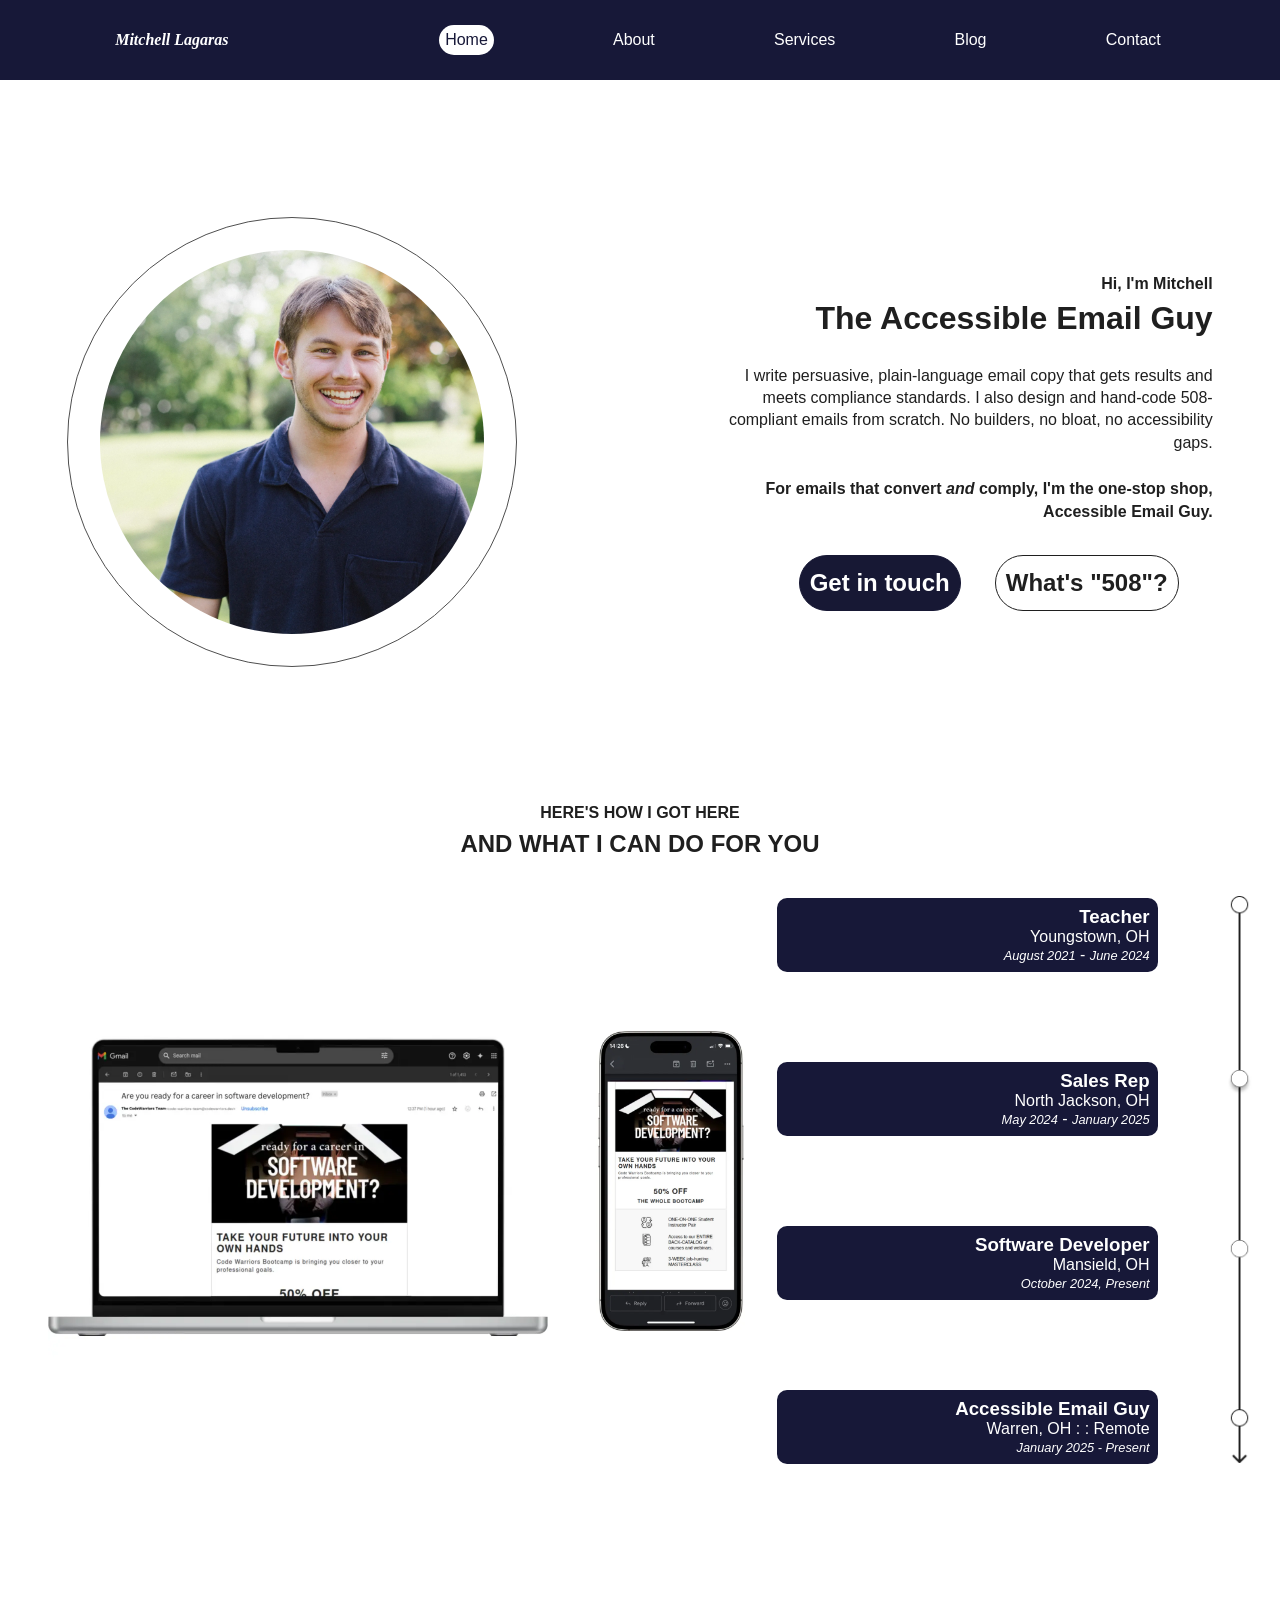
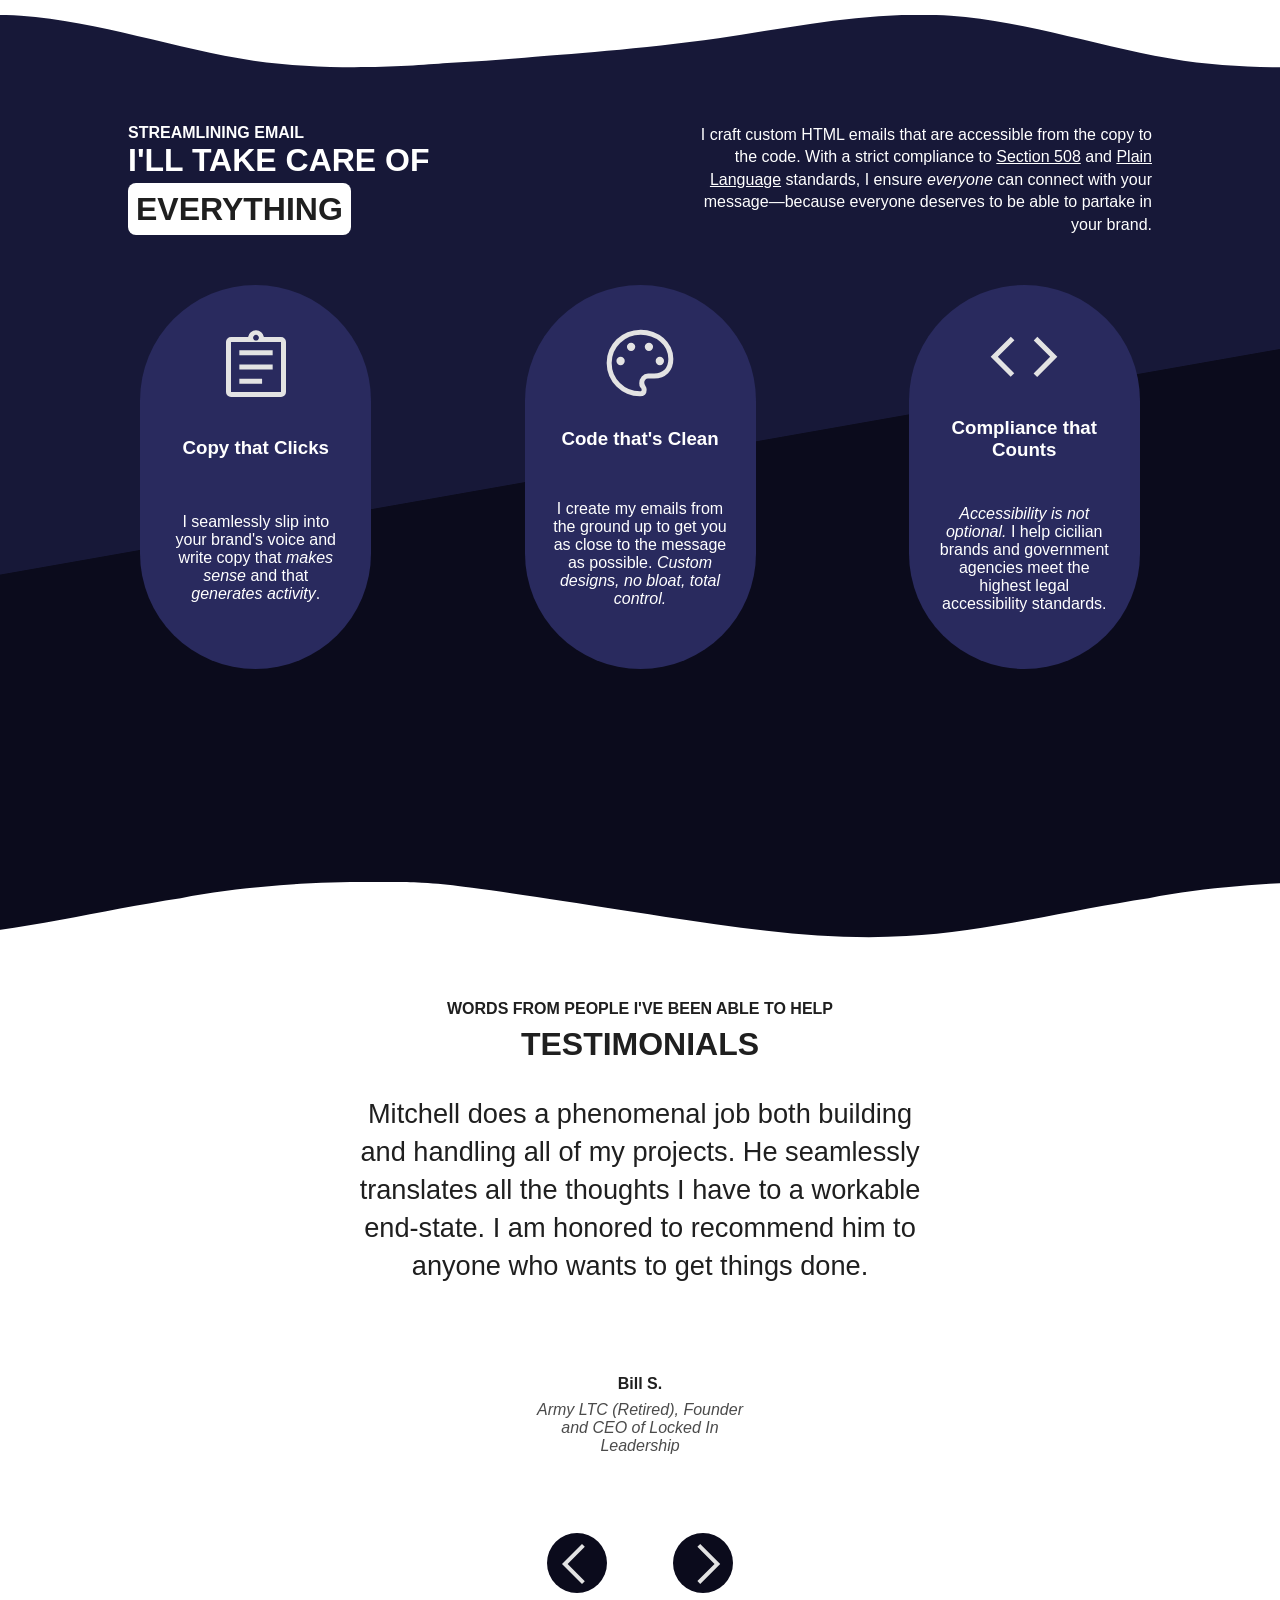
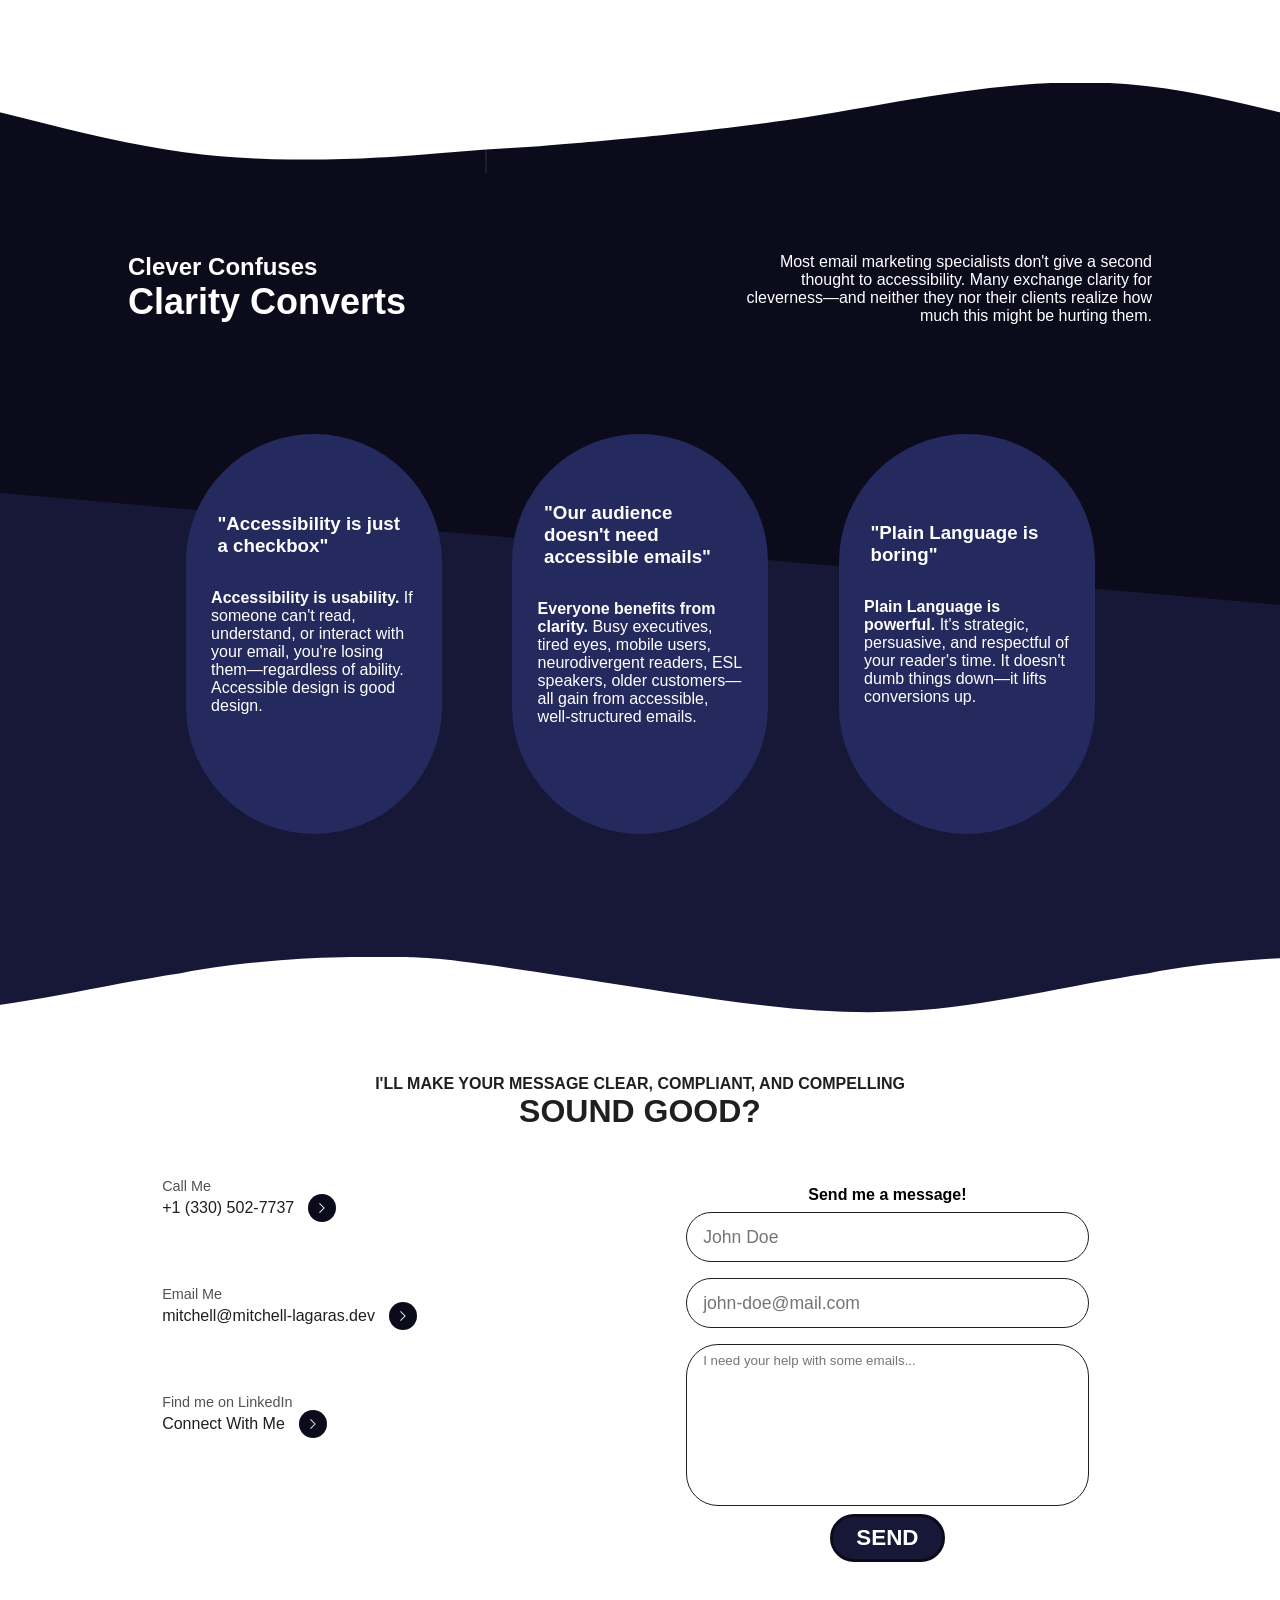
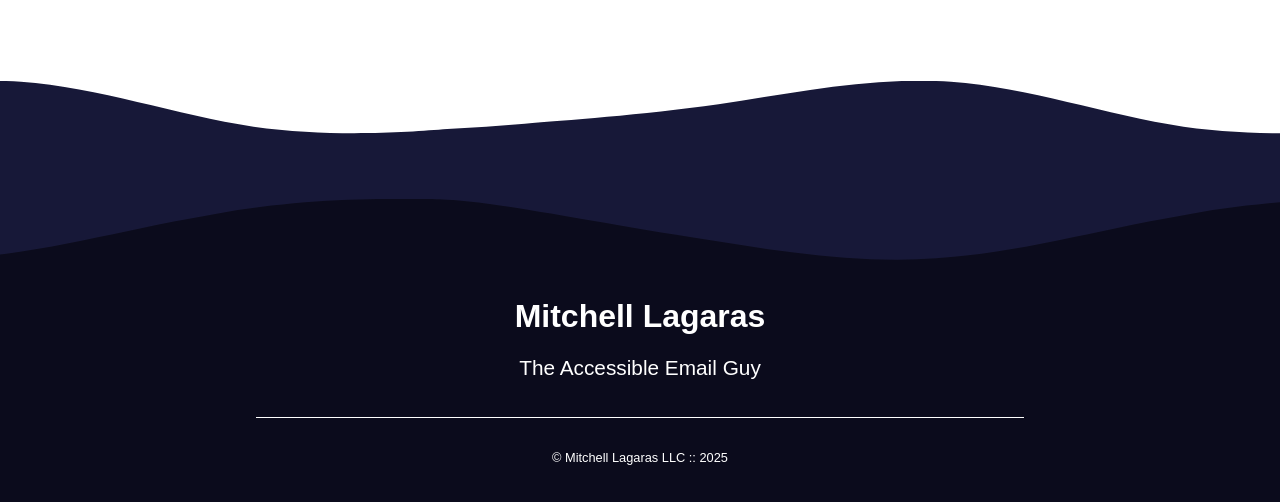
<file: index.html>
<!DOCTYPE html>
<html lang="en">
  <head>
    <meta charset='utf-8' />
    <meta name='viewport' content='width=device-width, initial-scale=1.0' />
    <meta name="description" content="Mitchell, the Accessible Email Guy, provides clients with persuasive copywriting and custom email templates that everyone can engage with." />
    <meta property="og:title" content="The Accessible Email Guy" />
    <meta property="og:image" content="https://mitchell-lagaras.dev/assets/icons/favicon-picture.jpg" />
    <meta property="og:type" content="website" />
    <title>The Accessible Email Guy</title>
    <link rel="icon" href="./assets/icons/favicon-picture.jpg" type="image/jpg" />
    <link rel='stylesheet' href='./styles.css' />
  </head>
  <body>
    <header>
      <h1><a href="./index.html">Mitchell Lagaras</a></h1>
      <button name="small-screen-nav-button" class="hamburger hidden">☰</button>
      <nav role="navigation">
        <ul class="nav-ul">
          <li class="nav-li active-page"><a href="./index.html">Home</a></li>
          <li class="nav-li"><a href="./about.html">About</a></li>
          <li class="nav-li"><a href="./services.html">Services</a></li>
          <li class="nav-li"><a href="./blog.html">Blog</a></li>
          <li class="nav-li"><a href="./contact.html">Contact</a></li>
        </ul>
      </nav>
    </header>
    <main>
      <section id="intro-section">
        <img class='picture-of-me-2' src='./assets/picture-of-me-2.webp' alt='My smiling face : - )' />
        <article id="intro-article">
          <span class="bold-span">Hi, I'm Mitchell</span>
          <h1>The Accessible Email Guy</h1>
          <p>
            I write persuasive, plain-language email copy that gets results and meets compliance standards. I also design and hand-code 508-compliant emails from scratch. No builders, no bloat, no accessibility gaps. 
          </p>
          <p>
            <b>For emails that convert <em>and</em> comply, I'm the one-stop shop, Accessible Email Guy.</b>
          </p>
          <div class="get-started-about-me">
            <a href="./contact.html">Get in touch</a>
            <a href="./section-508.html">What's "508"?</a>
          </div>
      </article>
      </section>

      <section id="demo-section">
        <span class="bold-span">HERE'S HOW I GOT HERE</span>
        <h2>AND WHAT I CAN DO FOR YOU</h2>
        <section id="scroll-and-timeline">
          <div id="mockup-div">
            <img src="./assets/demo-shots/email-desktop-mockup.webp" alt="An email displayed in Gmail on a laptop" />
            <img src="./assets/demo-shots/email-mobile-mockup.webp" alt="An email displayed in Gmail on an iphone" />
          </div>
          <div id="timeline">
            <div id="timeline-info">
              <article class="timeline-info-article">
                <h3>Teacher</h3>
                <p>Youngstown, OH</p>
                <time datetime="2021-8">August 2021</time> - <time datetime="2024-6">June 2024</time>
                <span class="timeline-info-span">Teaching gave me plenty of management experience early on as my first experience in the workforce after university.  I taught French, Python, and Programming Concepts in addition to Art, Gym, and some after-school clubs.</span>
              </article>
              <article class="timeline-info-article">
                <h3>Sales Rep</h3>
                <p>North Jackson, OH</p>
                <time datetime="2021-8">May 2024</time> - <time datetime="2024-6">January 2025</time>
                <span class="timeline-info-span">Sales was a whole lot of fun despite a lot of constant negative feedback. It was the perfect playground to make my own Client Relation Managment software to keep track of my organization. My bosses advised me to call or visit potential clients, but you know me... I emailed!
              </article>
              <article class="timeline-info-article">
                <h3>Software Developer</h3>
                <p>Mansield, OH</p>
                <time datetime="2024-10">October 2024, Present</time>
                <span class="timeline-info-span">In the US Air Force, I study SDR (Software Defined Radio) and use code to advance our base's mission. I'm excited to see what lies ahead in my software-oriented military career.</span>
              </article>
              <article class="timeline-info-article">
                <h3>Accessible Email Guy</h3>
                <p>Warren, OH : : Remote</p>
                <time datetime="2025-01">January 2025 - Present</time>
                <span class="timeline-info-span">As the Accessible Email Guy, I am both parts copywriter and developer. I'm happy to have merged two of my passions into one business, even when I'm only offering one service at a time. I'm excited to help reach your whole audience.</span>
              </article>
            </div>
            <div id="timeline-container">
            <img src="./assets/Timeline-2.png" alt="Work Timeline || Teaching, Sales, Freelance, Airforce" style="height: 90%; margin-top: 30px;" />
            </div>
          </div>
        </section>
      </section>
      
      <div class="wave-container-white-top"></div>

      <section id="get-started-section">
        <div id="get-started-text">
          <div id="get-started-h">
            <span class="bold-span">STREAMLINING EMAIL</span>
            <h2>I'LL TAKE CARE OF</h2>
            <div id="everything-div">
            <span id="everything-span" aria-live="polite">EVERYTHING</span>
            </div>
          </div>
          <div id="get-started-p">
            <p>I craft custom HTML emails that are accessible from the copy to the code. With a strict compliance to <a href="https://www.section508.gov/" target="_blank">Section 508</a> and <a href="https://www.plainlanguage.gov/" target="_blank">Plain Language</a> standards, I ensure <em>everyone</em> can connect with your message—because everyone deserves to be able to partake in your brand.</p>
          </div>
        </div>
        <section id="process-section">
          <div class="gs-outer">
            <div class="get-started-div">
              <img class="get-started-icon" src="./assets/icons/assignment.svg" alt="Questionnaire" />
              <h3>Copy that Clicks</h3>
              <p>I seamlessly slip into your brand's voice and write copy that <em>makes sense</em> and that <em>generates activity</em>.</p>
            </div>
          </div>
          <div class="gs-outer">
            <div class="get-started-div">
              <img class="get-started-icon" src="./assets/icons/palette.svg" alt="Design" />
              <h3>Code that's Clean</h3>
              <p>I create my emails from the ground up to get you as close to the message as possible. <em>Custom designs, no bloat, total control.</em></p>
            </div>
          </div>
          <div class="gs-outer">
            <div class="get-started-div">
              <img class="get-started-icon" src="./assets/icons/code.svg" alt="Development" />
              <h3>Compliance that Counts</h3>
              <p><em>Accessibility is not optional.</em> I help cicilian brands and government agencies meet the highest legal accessibility standards.</p>
            </div>
          </div>
        </section>
      </section>

      <div class="wave-container-dark-blue-top"></div>

      <section id="testimonials-section">
        <div id="test-headers">
          <span class="bold-span">WORDS FROM PEOPLE I'VE BEEN ABLE TO HELP</span>
          <h2>TESTIMONIALS</h2>
        </div>
        <div id="testimonials-outer">
          <div id="testimonials-inner">
            <div class="testimonial">
              <p class="test-quote">Mitchell does a phenomenal job both building and handling all of my projects. He seamlessly translates all the thoughts I have to a workable end-state. I am honored to recommend him to anyone who wants to get things done.<p>
              <div class="author-role-div">
                <p class="test-author">Bill S.<p>
                <p class="test-role">Army LTC (Retired), Founder and CEO of Locked In Leadership<p>
              </div>
            </div>
            <div class="testimonial">
              <p class="test-quote">We already had a website that was working how we wanted, but we were draining our own resources assigning development tasks to employees who already have important roles. Now that Mitchell is our on-call web developer, it's a weight off our shoulders; we can operate smoother and more efficiently.<p>
              <div class="author-role-div">
                <p class="test-author">Mikel L.<p>
                <p class="test-role">Lead Pastor of The River Church in Warren, OH<p>
              </div>
            </div>

          </div>
        </div>
        <div id="test-arrows">
          <button id="test-button-left" name="left-arrow" class="test-button" >
            <img src="./assets/arrows/left-arrow.svg" alt="<==" />
          </button>
          <button id="test-button-right" name="right-arrow" class="test-button">
            <img src="./assets/arrows/right-arrow.svg" alt="==>" />
          </button>
        </div>
      </section>
      <div class="wave-container-dark-blue-bottom"></div>

      <section id="mythbuster-section">
        <div id="mythbuster-main">
          <div id="mythbuster-headers">
            <div id="mythbuster-header-left">
              <span class="bold-span">Clever Confuses</span>
              <h2>
                Clarity Converts
              </h2>
            </div>
            <div id="mythbuster-header-right">
              <p>
                Most email marketing specialists don't give a second thought to accessibility. Many exchange clarity for cleverness&mdash;and neither they nor their clients realize how much this might be hurting them.
              </p>
            </div>
          </div>
          <div id="mythbuster-body">
            <div class="mythbuster-outer">
              <div class="mythbuster">
                <h3>"Accessibility is just a checkbox"</h3>
                <p>
                  <b>Accessibility is usability.</b> If someone can't read, understand, or interact with your email, you're losing them&mdash;regardless of ability. Accessible design is good design.
                </p>
              </div>
            </div>
            <div class="mythbuster-outer">
              <div class="mythbuster">
                <h3>"Our audience doesn't need accessible emails"</h3>
                <p>
                  <b>Everyone benefits from clarity.</b> Busy executives, tired eyes, mobile users, neurodivergent readers, ESL speakers, older customers&mdash;all gain from accessible, well-structured emails.
                </p>
              </div>
            </div>
            <div class="mythbuster-outer">
              <div class="mythbuster">
                <h3>"Plain Language is boring"</h3>
                <p>
                  <b>Plain Language is powerful.</b> It's strategic, persuasive, and respectful of your reader's time. It doesn't dumb things down&mdash;it lifts conversions up.
                </p>
              </div>
            </div>
        </div>
        </div>
      </section>

      <div class="wave-container-blue-top"></div>

      <section id="contact-section">
        <div id="main-contact-div">
          <div id="contact-headers">
            <span class="bold-span">I'LL MAKE YOUR MESSAGE CLEAR, COMPLIANT, AND COMPELLING</span>
            <h2>SOUND GOOD?</h2>
          </div>
          <div id="contact">
            <div class="contact-quick-links">
              <div class="contact-data">
                <span>Call Me</span>
                <a href="tel:+13305027737">+1 (330) 502-7737<img class="contact-info-arrow" src="./assets/arrows/right-arrow.svg" alt="=>" /></a>
              </div>
              <div class="contact-data">
                <span>Email Me</span>
                <a href="mailto:mitchell@mitchell-lagaras.dev">mitchell@mitchell-lagaras.dev<img class="contact-info-arrow" src="./assets/arrows/right-arrow.svg" alt="=>" /></a>
              </div>
              <div class="contact-data">
                <span>Find me on LinkedIn</span>
                <a href="https://www.linkedin.com/in/j-mitchell-lagaras-b458a1260/" target="_blank">Connect With Me<img class="contact-info-arrow" alt="=>" src="./assets/arrows/right-arrow.svg" /></a>
              </div>
            </div>
            <div class="form-div">
              <span class="bold-span">Send me a message!</span>
              <form class="contact-form" action="https://formsubmit.co/4e1fccbec3d1ee69f8f77c33dd618224" method="POST">
                <input type="text" name="name" placeholder="John Doe" />
                <label class="input-label" for="name"></label>
                <input type="email" name="email" placeholder="john-doe@mail.com" />
                <label class="input-label" for="email"></label>
                <textarea name="message" placeholder="I need your help with some emails..."></textarea>
                <button name="form-submit-button" type="submit">SEND</button>
              </form>
            </div>
          </div>
        </div>
      </section>

      <div class="wave-container-white-top"></div>
      <div class="wave-container-double-blue"></div>

    </main>
    <footer>
      <h2>Mitchell Lagaras</h2>
      <span>The Accessible Email Guy</span>
      <p>© Mitchell Lagaras LLC :: 2025</p>
    </footer>
    <script src='./script.js'></script>
  </body>
</html>
</file>
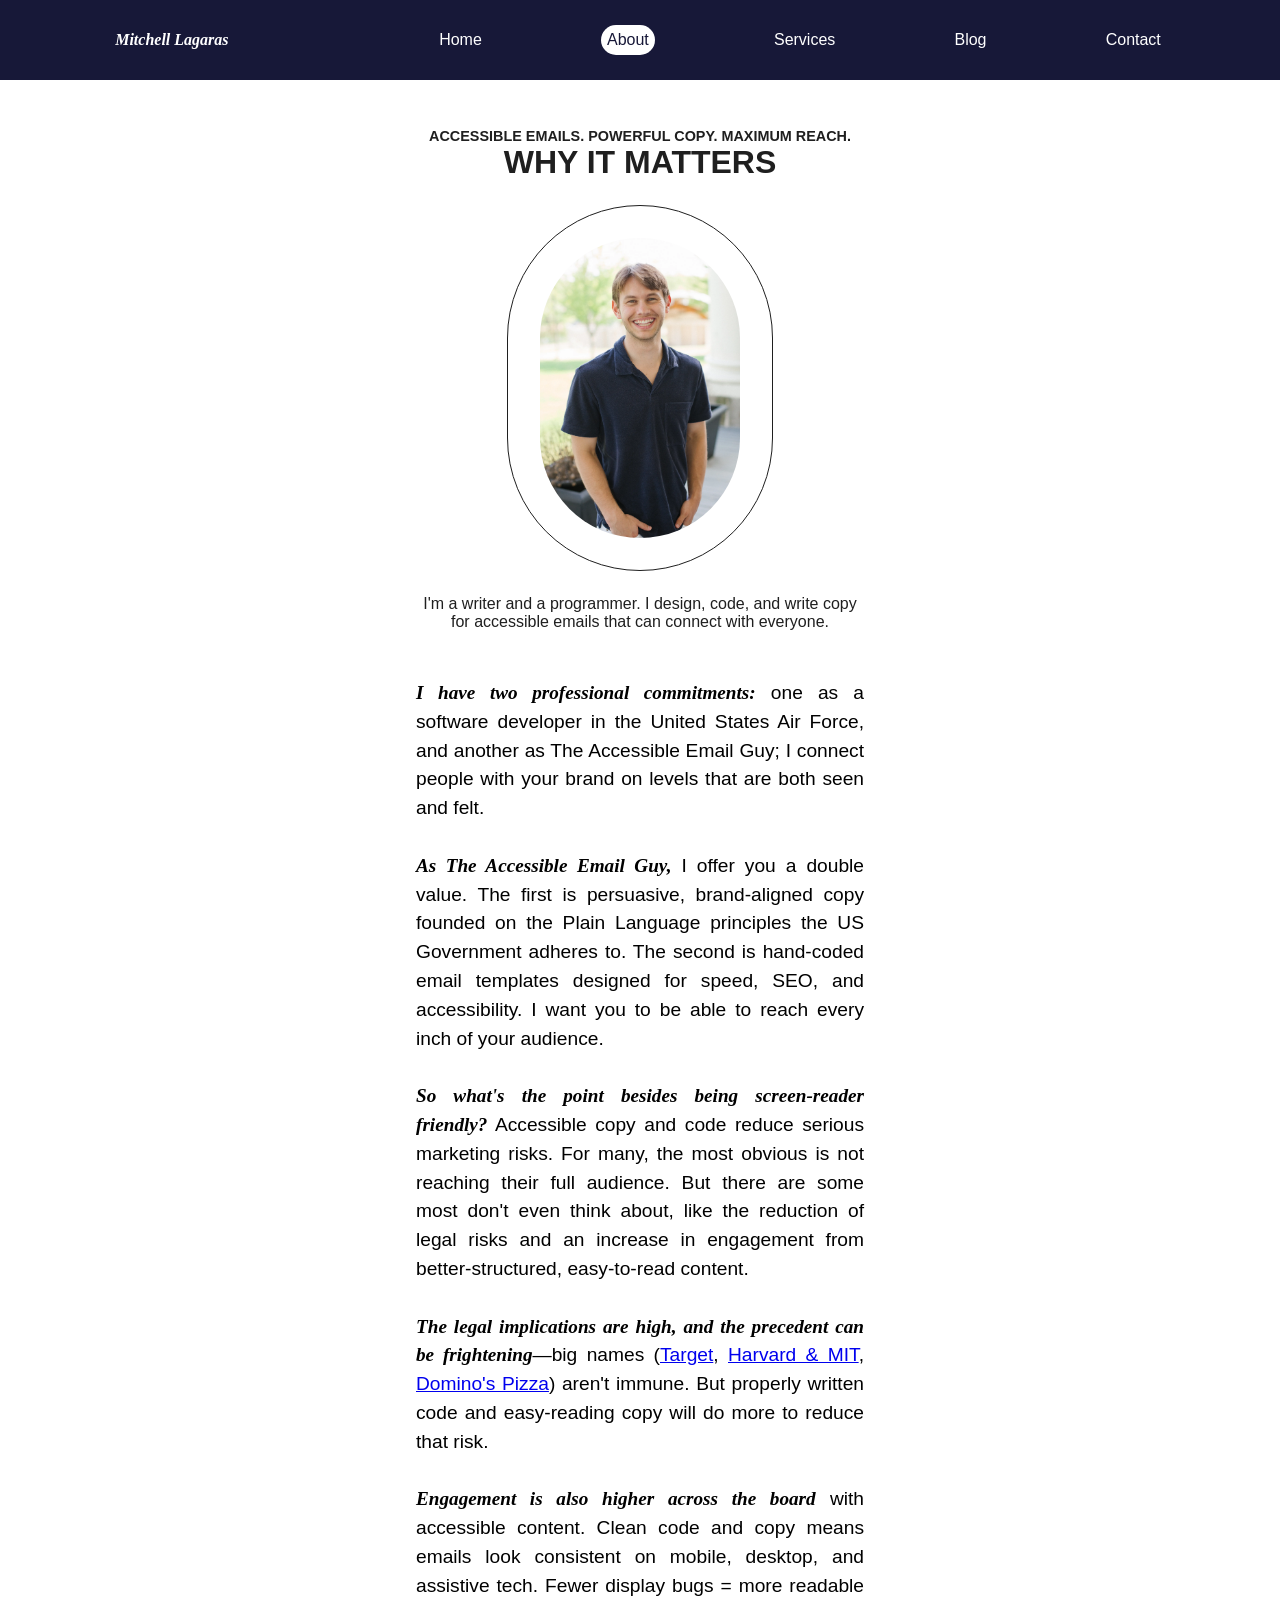
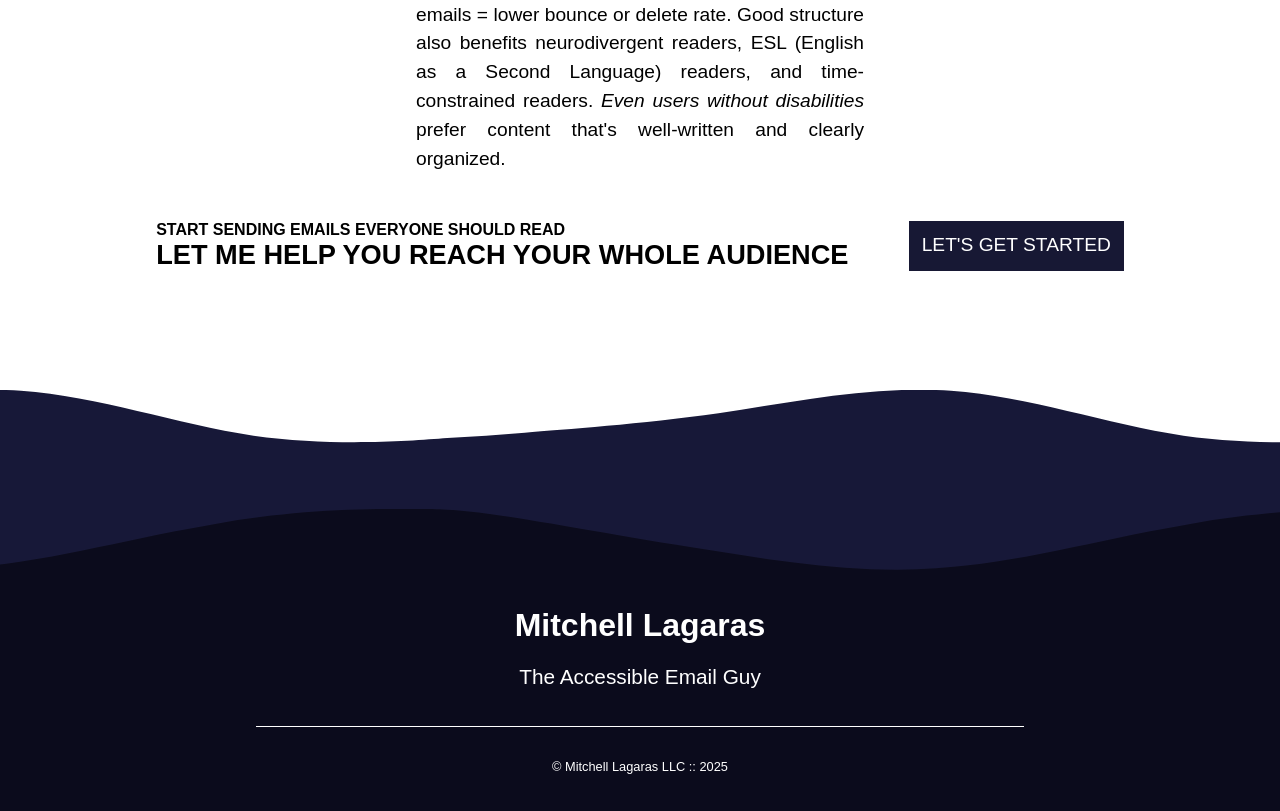
<file: about.html>
<!DOCTYPE html>
<html lang="en">
  <head>
    <meta charset='utf-8' />
    <meta name='viewport' content='width=device-width, initial-scale=1.0' />
    <meta name="description" content="Learn more about Mitchell Lagaras, a passionate copywriter and developer with experience in English teaching and writing, front-end and back-end technologies, design, and creative problem-solving.">

    <title>About | The Accessible Email Guy</title>
    <link rel="icon" href="./assets/icons/favicon-picture.jpg" type="image/jpg" />
    <link rel='stylesheet' href='./styles.css' />
  </head>
  <body>
    <header>
      <h1><a href="./index.html">Mitchell Lagaras</a></h1>
      <button name="small-screen-nav-button" class="hamburger hidden">☰</button>
      <nav role="navigation">
        <ul class="nav-ul">
          <li class="nav-li"><a href="./index.html">Home</a></li>
          <li class="nav-li active-page"><a href="./about.html">About</a></li>
          <li class="nav-li"><a href="./services.html">Services</a></li>
          <li class="nav-li"><a href="./blog.html">Blog</a></li>
          <li class="nav-li"><a href="./contact.html">Contact</a></li>
        </ul>
      </nav>
    </header>
    <main id="about-page">
      <section id="about-headers">
        <span class="bold-span">ACCESSIBLE EMAILS. POWERFUL COPY. MAXIMUM REACH.</span>
        <h2>WHY IT MATTERS</h2>
        <img src="./assets/picture-of-me-1.webp" alt="Smiling portrait of Mitchell, The Accessible Email Guy, in a blue shirt and white pants." /> 
        <p>I'm a writer and a programmer. I design, code, and write copy for accessible emails that can connect with everyone.</p>
      </section>
      <section id="about-section-main">
        <article>
          <p>
            <span class="first-sentence-span">I have two professional commitments:</span> one as a software developer in the United States Air Force, and another as The Accessible Email Guy; I connect people with your brand on levels that are both seen and felt.
          </p>
          <br />
          <p>
            <span class="first-sentence-span">As The Accessible Email Guy,</span> I offer you a double value. The first is persuasive, brand-aligned copy founded on the Plain Language principles the US Government adheres to. The second is hand-coded email templates designed for speed, SEO, and accessibility. I want you to be able to reach every inch of your audience.
          </p>
          <br />
          <p>
            <span class="first-sentence-span">So what's the point besides being screen-reader friendly?</span> Accessible copy and code reduce serious marketing risks. For many, the most obvious is not reaching their full audience. But there are some most don't even think about, like the reduction of legal risks and an increase in engagement from better-structured, easy-to-read content.
          </p>
          <br />
          <p>
            <span class="first-sentence-span">The legal implications are high, and the precedent can be frightening</span>&mdash;big names (<a href="https://adasoutheast.org/legal/court/national-federation-of-the-blind-v-target-corporation-2/?utm_source=chatgpt.com">Target</a>, <a href="https://www.cohenmilstein.com/case-study/national-association-deaf-et-al-v-harvard-and-mit/?utm_source=chatgpt.com">Harvard & MIT</a>, <a href="https://cdn.ca9.uscourts.gov/datastore/opinions/2019/01/15/17-55504.pdf?utm_source=chatgpt.com">Domino's Pizza</a>) aren't immune. But properly written code and easy-reading copy will do more to reduce that risk.
          </p>
          <br />
          <p>
            <span class="first-sentence-span">Engagement is also higher across the board</span> with accessible content. Clean code and copy means emails look consistent on mobile, desktop, and assistive tech. Fewer display bugs = more readable emails = lower bounce or delete rate. Good structure also benefits neurodivergent readers, ESL (English as a Second Language) readers, and time-constrained readers. <em>Even users without disabilities</em> prefer content that's well-written and clearly organized.
          </p>
        </article>
      </section>
    </main>
      <section id="about-cta">
        <div>
          <span class="bold-span">START SENDING EMAILS EVERYONE SHOULD READ</span>
          <h2>LET ME HELP YOU REACH YOUR WHOLE AUDIENCE</h2>
        </div>
        <a href="/contact.html">LET'S GET STARTED</a>
      </section>
      <div class="wave-container-white-top"></div>
      <div class="wave-container-double-blue"></div>
    <footer>
      <h2>Mitchell Lagaras</h2>
      <span>The Accessible Email Guy</span>
      <p>© Mitchell Lagaras LLC :: 2025</p>
    </footer>
    <script src='./script.js'></script>
  </body>
</html>
</file>
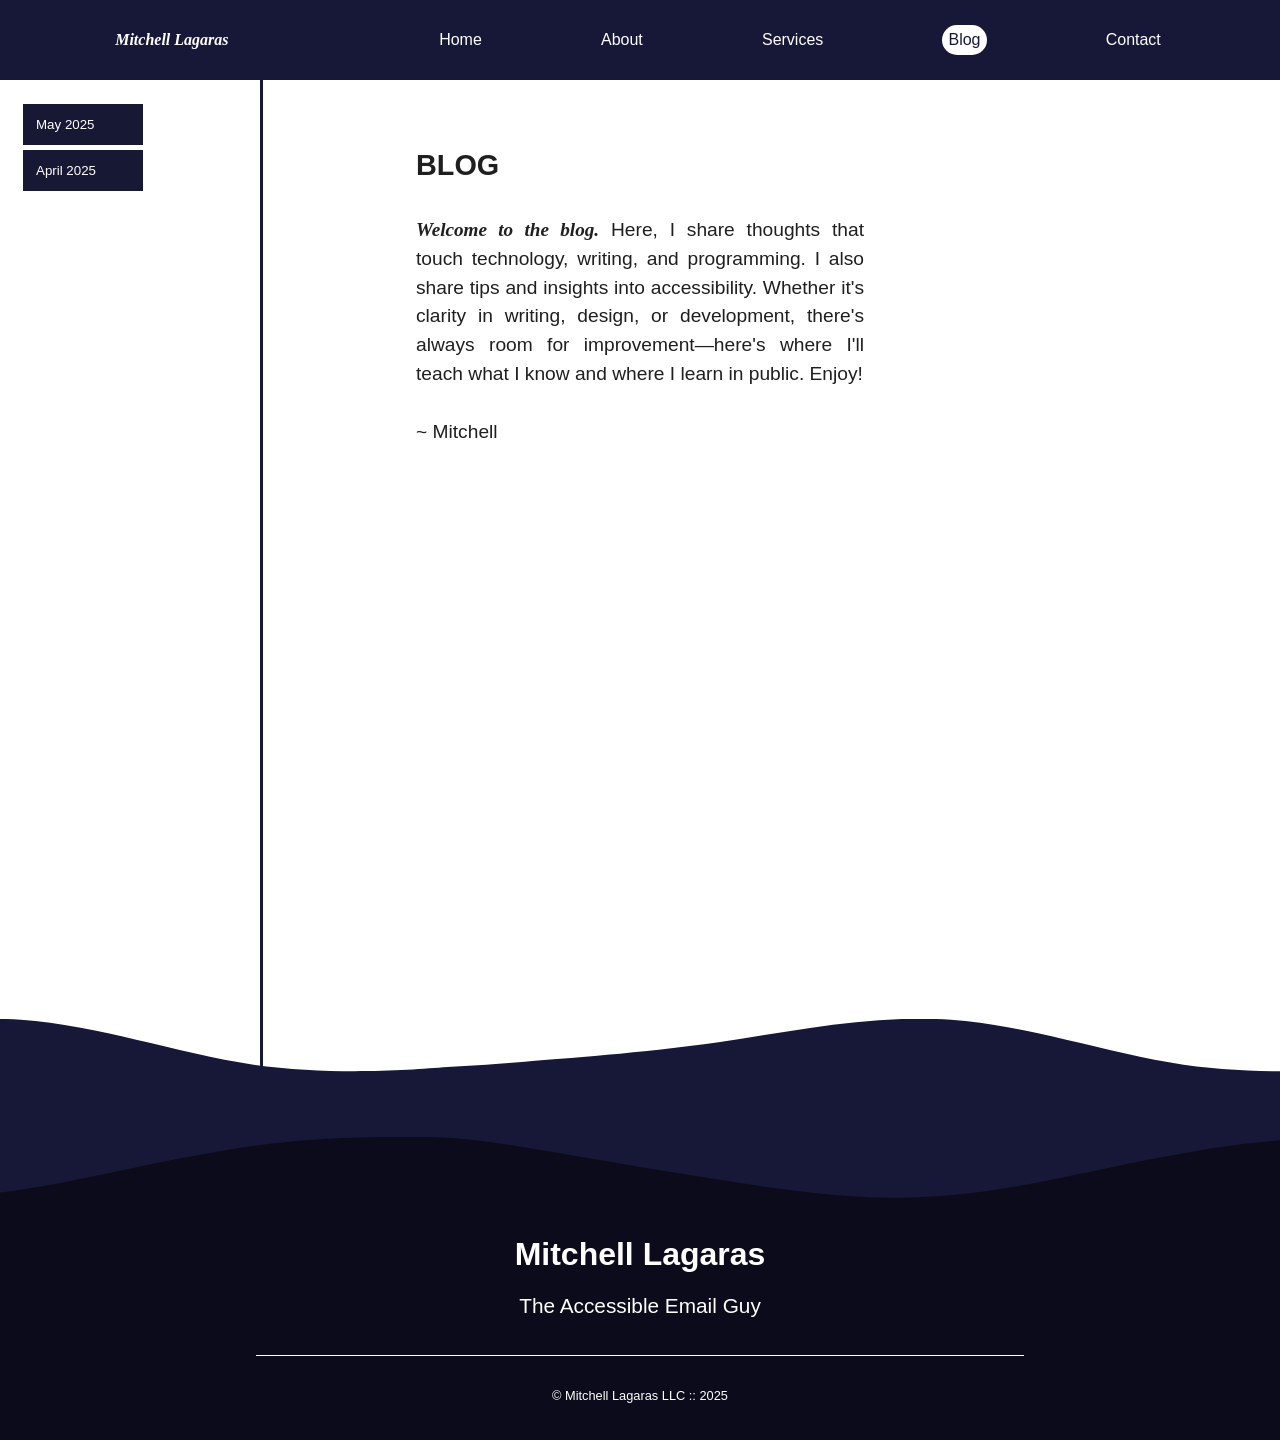
<file: blog.html>
<!DOCTYPE html>
<html lang="en">
  <head>
    <meta charset='utf-8' />
    <meta name='viewport' content='width=device-width, initial-scale=1.0' />
    <meta name="description" content="Read Mitchell Lagaras’s blog for insights on web development, coding tutorials, project breakdowns, and industry tips.">
    <title>Blog | The Accessible Email Guy</title>
    <link rel="icon" href="./assets/icons/favicon-picture.jpg" type="image/jpg" />
    <link rel='stylesheet' href='./styles.css' />
  </head>
  <body>
    <header>
      <h1><a href="./index.html">Mitchell Lagaras</a></h1>
      <button name="small-screen-nav-button" class="hamburger hidden">☰</button>
      <nav role="navigation">
        <ul class="nav-ul">
          <li class="nav-li"><a href="./index.html">Home</a></li>
          <li class="nav-li"><a href="./about.html">About</a></li>
          <li class="nav-li"><a href="./services.html">Services</a></li>
          <li class="nav-li active-page"><a href="./blog.html">Blog</a></li>
          <li class="nav-li"><a href="./contact.html">Contact</a></li>
        </ul>
      </nav>
    </header>
    <main id="blog-page">
      <div id="blog-post-container">
        <div class="blog-month">
          <button name="month-button" class="blog-month-button">May 2025</button>
          <div class="blog-list hidden">
            <p><a class="blog-link" href="./blog-posts/2025-05-26-yankee-candle.html">Before & After: At Least the Candles Don't Stink</a></p>
            <br />
            <p><a class="blog-link" href="./blog-posts/2025-05-25-lynx.html">Lynx&mdash;A Lightweight Alternative to Bloated Browsers</a></p>
            <br />
            <p><a class="blog-link" href="./blog-posts/2025-05-05-hardcoding.html">Is It Really Worst Practice to Hardode?</a></p>
          </div>
          <button name="month-button" class="blog-month-button">April 2025</button>
          <div class="blog-list hidden">
            <a class="blog-link" href="./blog-posts/2025-04-29-introduction.html">Introduction</a>
          </div>
        </div>
      </div>
      <section id="blog-page-main">
        <div>
          <h1>BLOG</h1>
          <br />
          <p>
            <span class="first-sentence-span">Welcome to the blog.</span> Here, I share thoughts that touch technology, writing, and programming. I also share tips and insights into accessibility. Whether it's clarity in writing, design, or development, there's always room for improvement&mdash;here's where I'll teach what I know and where I learn in public. Enjoy!
          </p>
          <br />
            ~ Mitchell
          </p>
        </div>
      </section>

    </main>
      <div class="wave-container-white-top"></div>
      <div class="wave-container-double-blue"></div>

    </main>
    <footer>
      <h2>Mitchell Lagaras</h2>
      <span>The Accessible Email Guy</span>
      <p>© Mitchell Lagaras LLC :: 2025</p>
    </footer>
    <script src='./script.js'></script>
  </body>
</html>
</file>
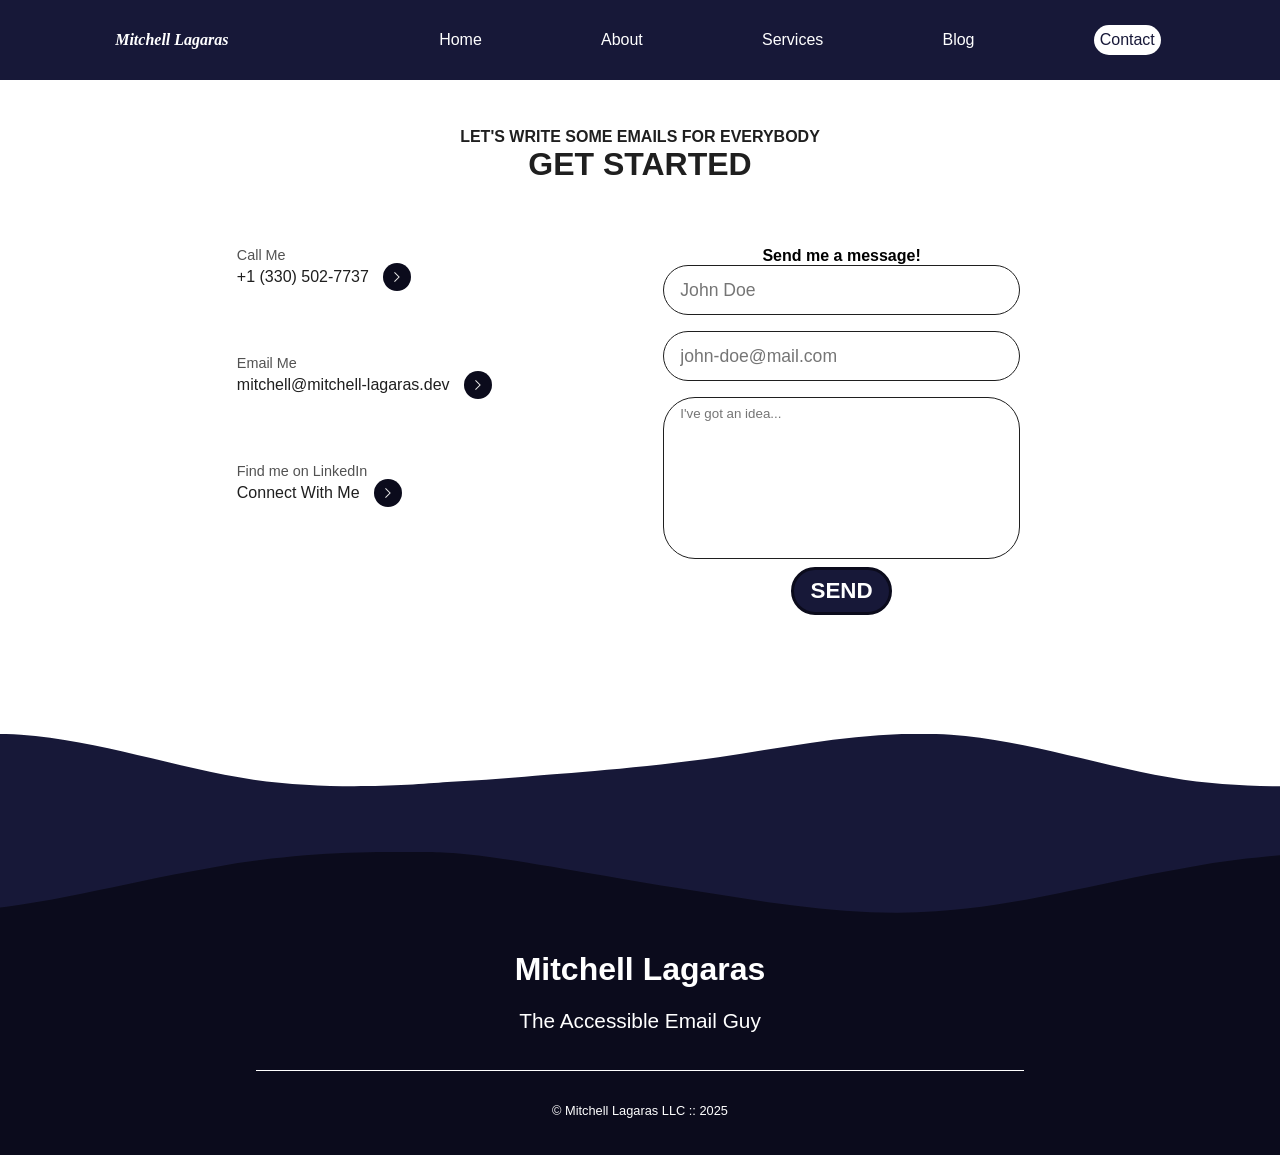
<file: contact.html>
<!DOCTYPE html>
<html lang="en">
  <head>
    <meta charset='utf-8' />
    <meta name='viewport' content='width=device-width, initial-scale=1.0' />
    <meta name="description" content="Get in touch with Mitchell Lagaras for freelance copywriting, email development, collaboration, or other professional inquiries.">

    <title>Contact | The Accessible Email Guy</title>
    <link rel="icon" href="./assets/icons/favicon-picture.jpg" type="image/jpg" />
    <link rel='stylesheet' href='./styles.css' />
  </head>
  <body>
    <header>
      <h1><a href="./index.html">Mitchell Lagaras</a></h1>
      <button name="small-screen-nav-button" class="hamburger hidden">☰</button>
      <nav role="navigation">
        <ul class="nav-ul">
          <li class="nav-li"><a href="./index.html">Home</a></li>
          <li class="nav-li"><a href="./about.html">About</a></li>
          <li class="nav-li"><a href="./services.html">Services</a></li>
          <li class="nav-li"><a href="./blog.html">Blog</a></li>
          <li class="nav-li active-page">Contact</li>
        </ul>
      </nav>
    </header>
    <main id="contact-page">
      <div class="contact-headers">
      <span class="bold-span">LET'S WRITE SOME EMAILS FOR EVERYBODY</span>
      <h1>GET STARTED</h1>
      </div>
      <section>
        <div class="contact-quick-links">
          <div class="contact-data">
            <span>Call Me</span>
            <a href="tel:+13305027737">+1 (330) 502-7737<img class="contact-info-arrow" src="./assets/arrows/right-arrow.svg" alt="=>" /></a>
          </div>
          <div class="contact-data">
            <span>Email Me</span>
            <a href="mailto:mitchell@mitchell-lagaras.dev">mitchell@mitchell-lagaras.dev<img class="contact-info-arrow" src="./assets/arrows/right-arrow.svg" alt="=>" /></a>
          </div>
          <div class="contact-data">
            <span>Find me on LinkedIn</span>
            <a href="https://www.linkedin.com/in/j-mitchell-lagaras-b458a1260/" target="_blank">Connect With Me<img class="contact-info-arrow" src="./assets/arrows/right-arrow.svg" alt="=>" /></a>
          </div>
        </div>
        <div class="form-div">
          <h4>Send me a message!</h4>
          <form class="contact-form" action="https://formsubmit.co/4e1fccbec3d1ee69f8f77c33dd618224" method="POST">
            <input type="text" name="name" placeholder="John Doe" />
            <label class="input-label" for="name"></label>
            <input type="email" name="email" placeholder="john-doe@mail.com" />
            <label class="input-label" for="email"></label>
            <textarea name="message" placeholder="I've got an idea..."></textarea>
            <button name="contact-submit-button" type="submit">SEND</button>
          </form>
        </div>
      </section>

      <div class="wave-container-white-top"></div>
      <div class="wave-container-double-blue"></div>
    </main>
    <footer>
      <h2>Mitchell Lagaras</h2>
      <span>The Accessible Email Guy</span>
      <p>© Mitchell Lagaras LLC :: 2025</p>
    </footer>
    <script src='./script.js'></script>
  </body>
</html>
</file>
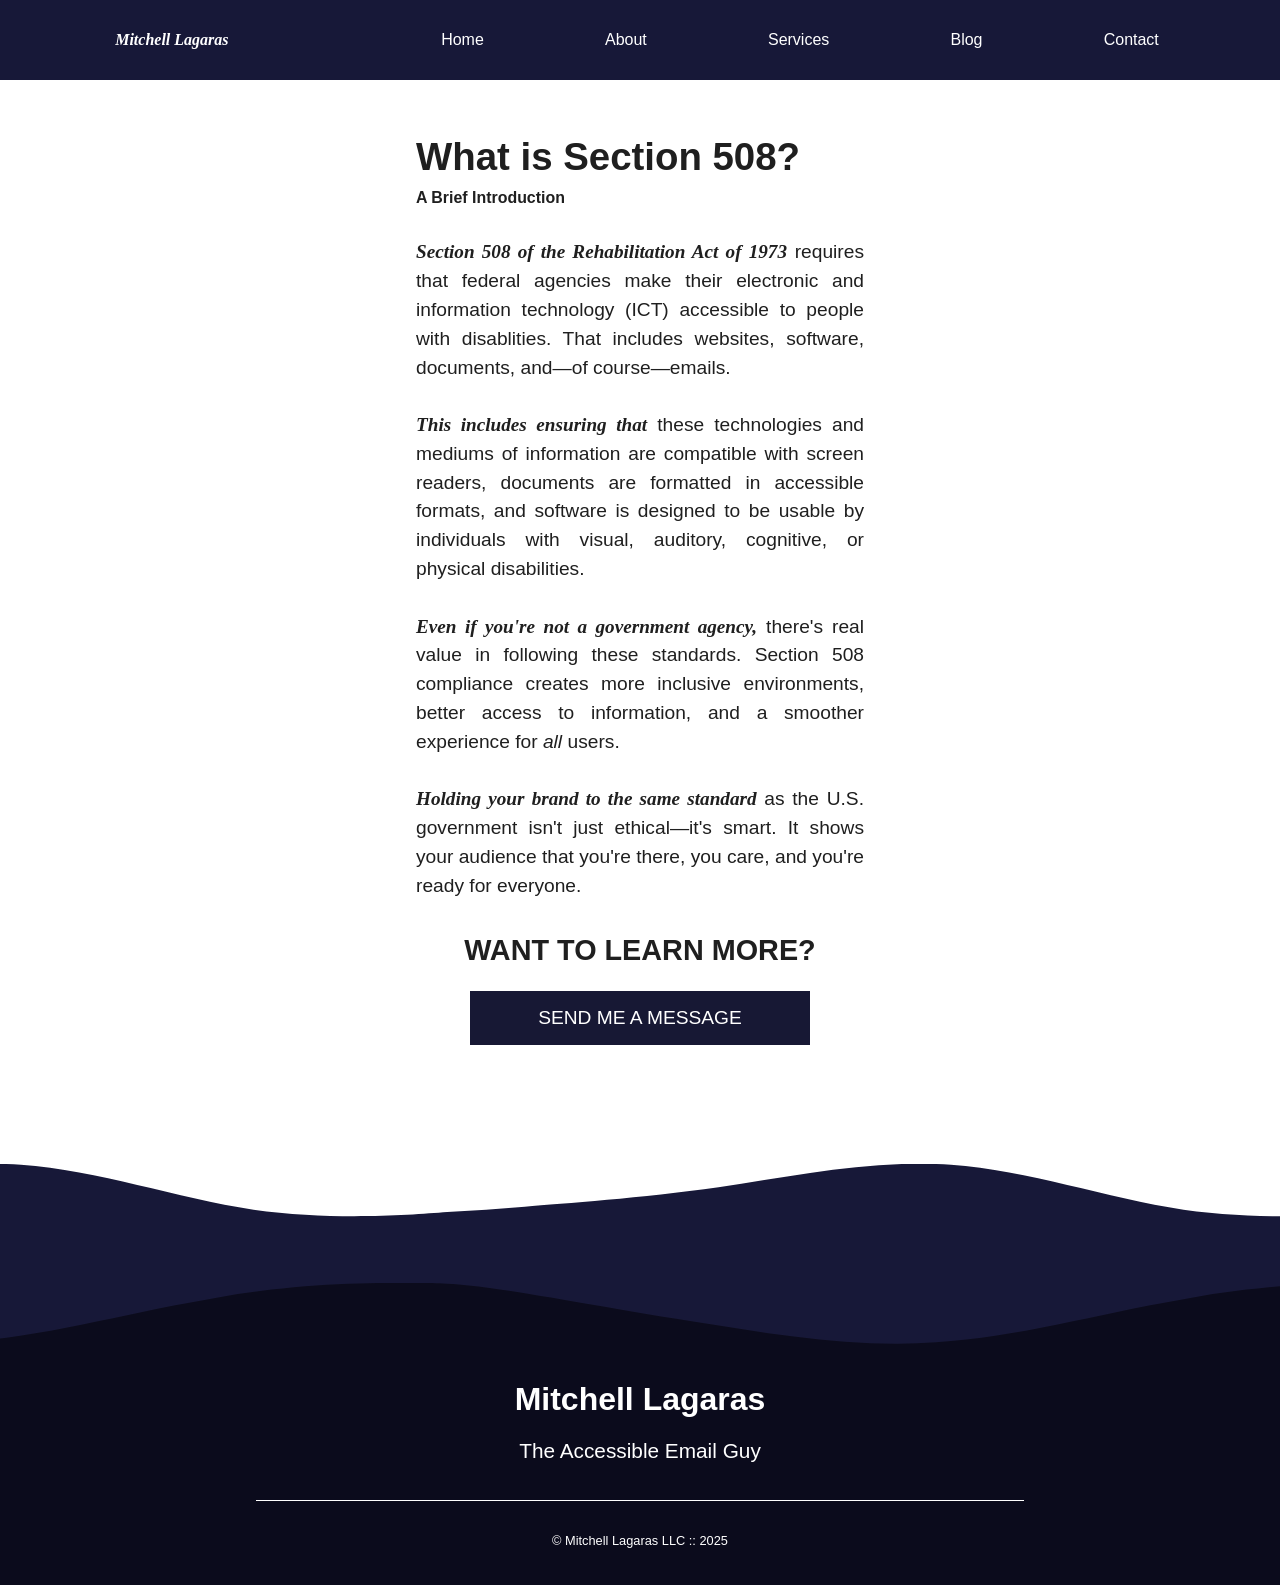
<file: section-508.html>
<!DOCTYPE html>
<html lang="en">
  <head>
    <meta charset="utf-8" />
    <meta name="viewport" content="width=device-width, initial-scale=1.0" />
    <meta name="description" content="Section 508 of the Rehabilitation Act of 1973 requires that federal agencies make their electronic and IT accessible to people with disabilities." />
    <title>What is Section 508? | Mitchell Lagaras</title>
    <link rel="icon" href="./assets/icons/favicon-picture.jpg" type="image/jpg" />
    <link rel="stylesheet" href="./styles.css" />
  </head>
  <body>
    <header>
      <h1><a href="./index.html">Mitchell Lagaras</a></h1>
      <button name="small-screen-nav-button" class="hamburger hidden">☰</button>
      <nav role="navigation">
        <ul class="nav-ul">
          <li class="nav-li"><a href="./index.html">Home</a></li>
          <li class="nav-li"><a href="./about.html">About</a></li>
          <li class="nav-li"><a href="./services.html">Services</a></li>
          <li class="nav-li"><a href="./blog.html">Blog</a></li>
          <li class="nav-li"><a href="./contact.html">Contact</a></li>
        </ul>
      </nav>
    </header>
    <main class="blog-post">
      <h1 class="blog-post-title">What is Section 508?</h1>
      <h5 class="blog-post-subtitle">A Brief Introduction</h5>
      <section class="blog-post-body">
        <br />
        <p>
          <span class="first-sentence-span">Section 508 of the Rehabilitation Act of 1973</span> requires that federal agencies make their electronic and information technology (ICT) accessible to people with disablities. That includes websites, software, documents, and&mdash;of course&mdash;emails. 
        </p>
        <br />
        <p>
          <span class="first-sentence-span">This includes ensuring that</span> these technologies and mediums of information are compatible with screen readers, documents are formatted in accessible formats, and software is designed to be usable by individuals with visual, auditory, cognitive, or physical disabilities. 
        </p>
        <br />
        <p>
          <span class="first-sentence-span">Even if you're not a government agency,</span> there's real value in following these standards. Section 508 compliance creates more inclusive environments, better access to information, and a smoother experience for <em>all</em> users. 
        </p>
        <br />
        <p>
          <span class="first-sentence-span">Holding your brand to the same standard</span> as the U.S. government isn't just ethical&mdash;it's smart. It shows your audience that you're there, you care, and you're ready for everyone.
        </p>
        <br />
        <div>
          <h2>WANT TO LEARN MORE?</h2>
          <a class="blog-reach-out" href="./contact.html">SEND ME A MESSAGE</a>
        </div>
      </section>
    </main>
    <div class="wave-container-white-top"></div>
    <div class="wave-container-double-blue"></div>
    <footer>
      <h2>Mitchell Lagaras</h2>
      <span>The Accessible Email Guy</span>
      <p>© Mitchell Lagaras LLC :: 2025</p>
    </footer>
    <script src="./script.js"></script>
  </body>
<html>
</file>
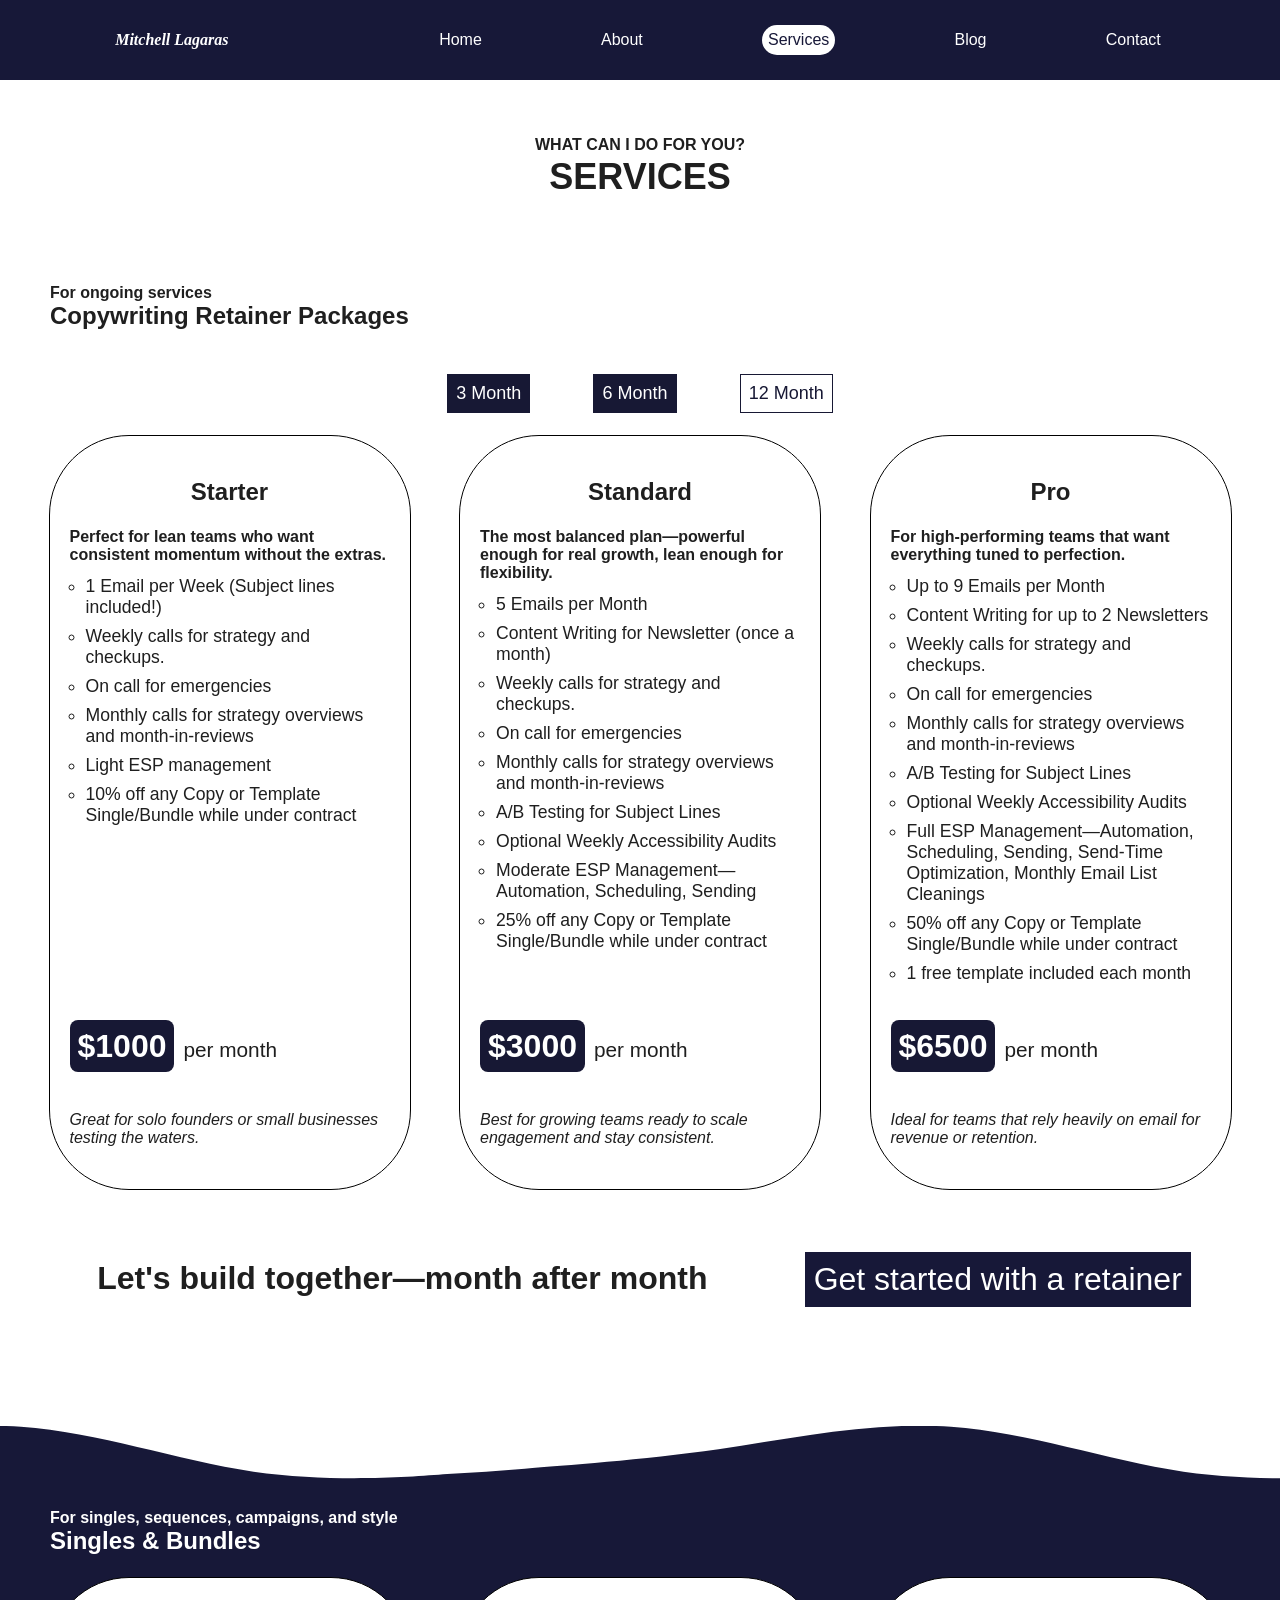
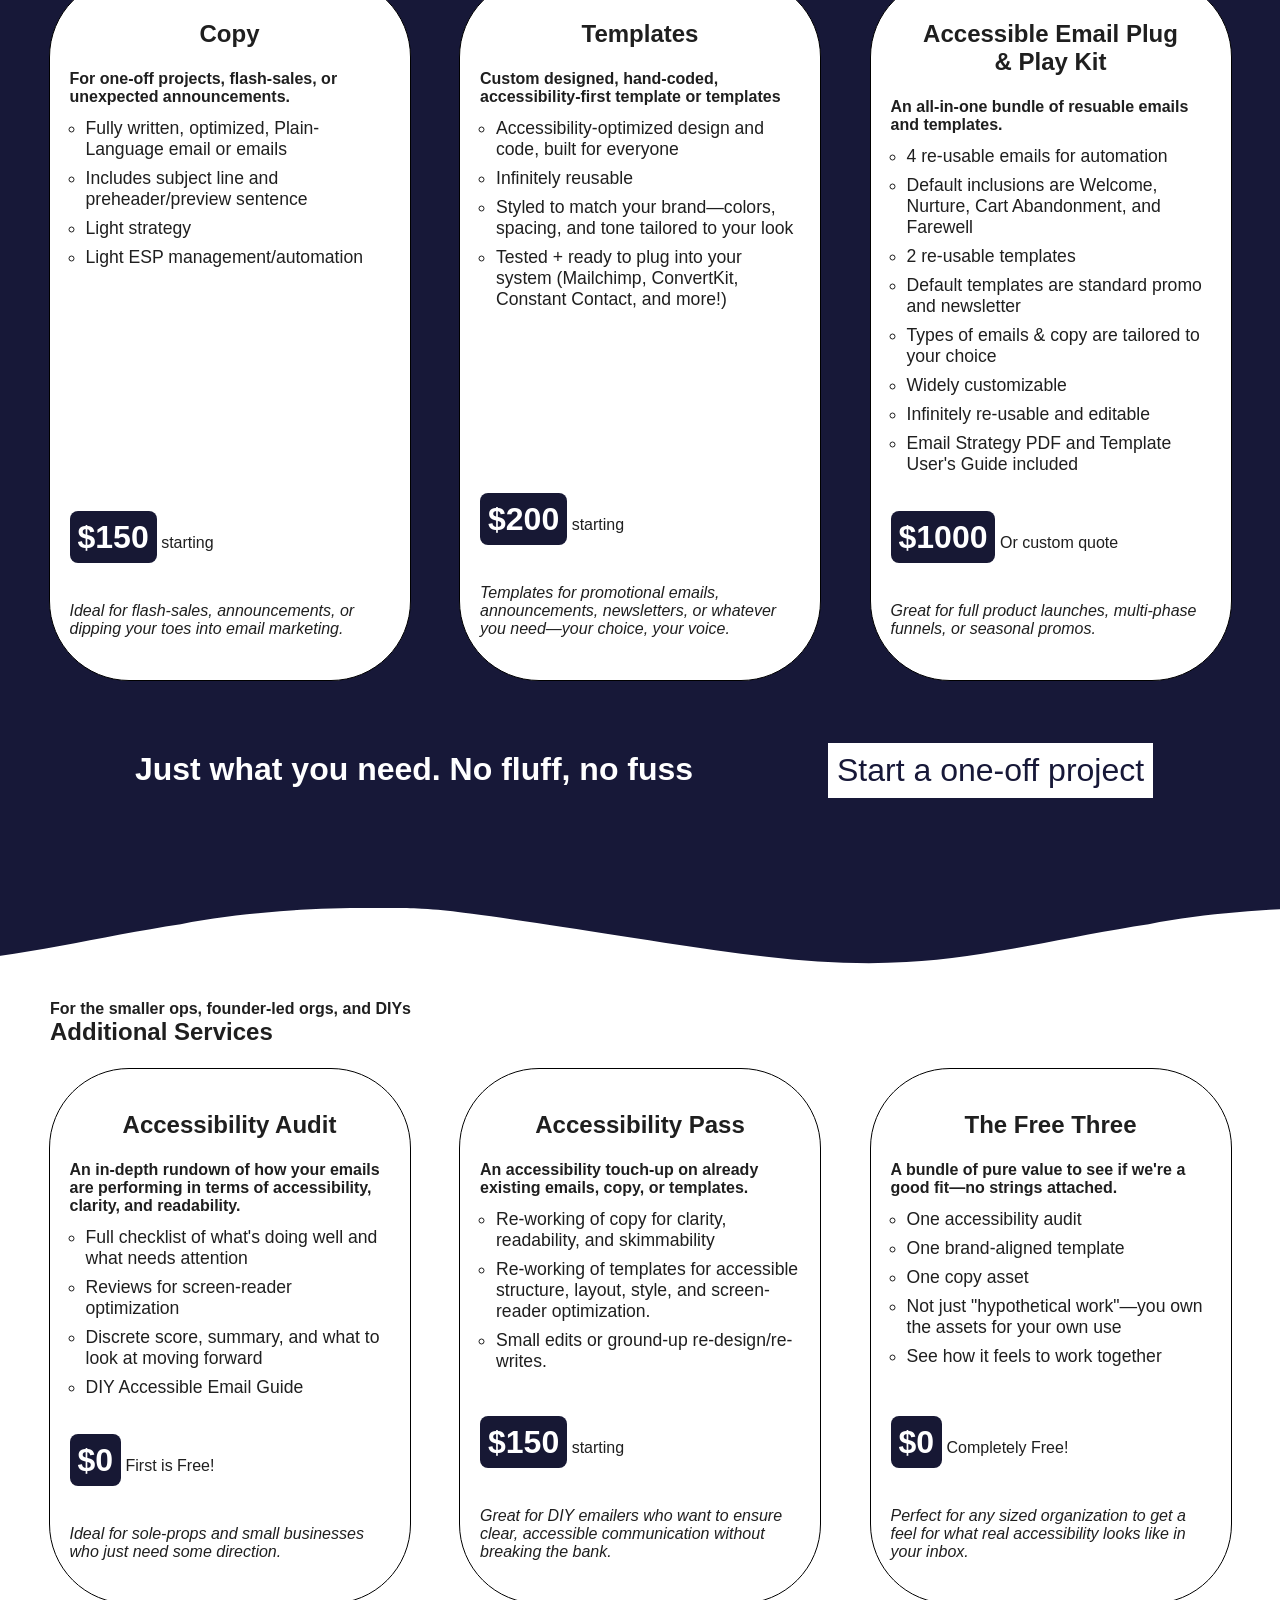
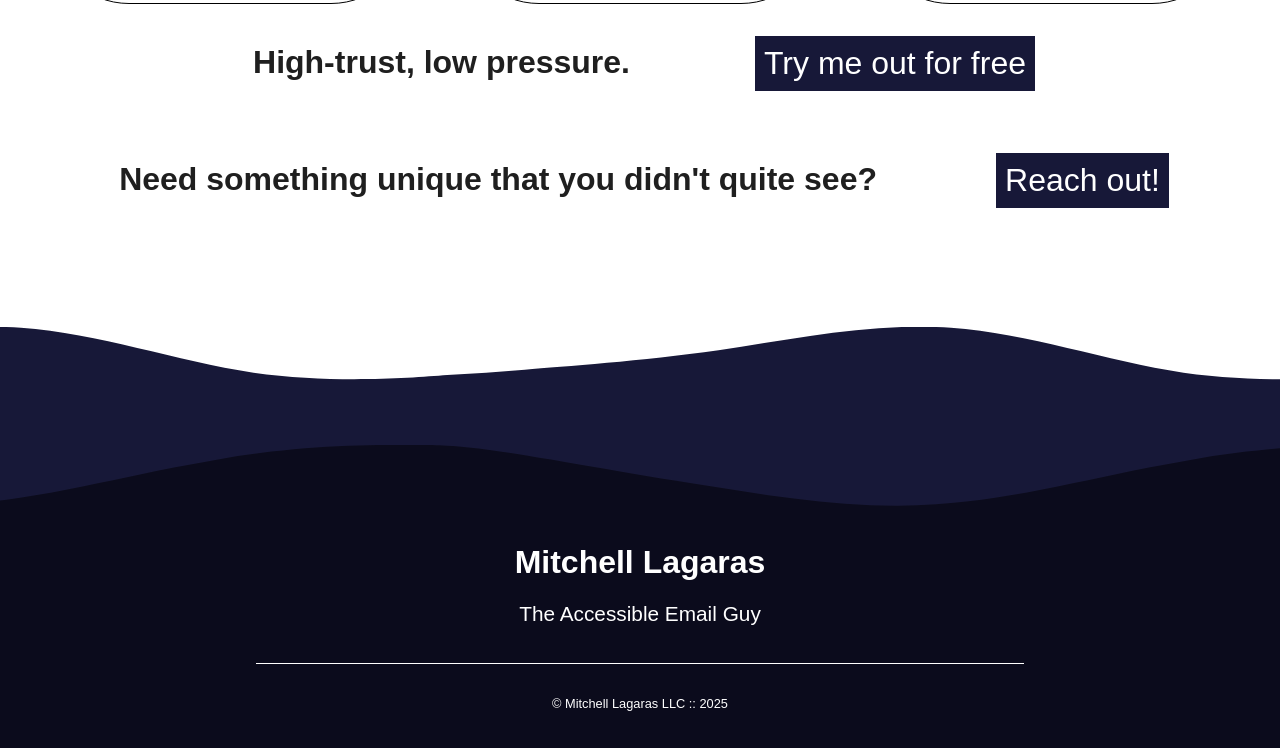
<file: services.html>
<!DOCTYPE html>
<html lang="en">
  <head>
    <meta charset='utf-8' />
    <meta name='viewport' content='width=device-width, initial-scale=1.0' />
    <meta name="description" content="Plain Language, 508-Compliant, accessible copywriting that get clicks. Campaigns and templates made for everybody.">

    <title>Services | The Accessible Email Guy</title>
    <link rel="icon" href="./assets/icons/favicon-picture.jpg" type="image/jpg" />
    <link rel='stylesheet' href='./styles.css' />
  </head>
  <body>
    <header>
      <h1><a href="./index.html">Mitchell Lagaras</a></h1>
      <button name="small-screen-nav-button" class="hamburger hidden">☰</button>
      <nav role="navigation">
        <ul class="nav-ul">
          <li class="nav-li"><a href="./index.html">Home</a></li>
          <li class="nav-li"><a href="./about.html">About</a></li>
          <li class="nav-li active-page"><a href="./services.html">Services</a></li>
          <li class="nav-li"><a href="./blog.html">Blog</a></li>
          <li class="nav-li">Contact</li>
        </ul>
      </nav>
    </header>
    <main id="services-page">
      <section id="services">
        <div id="services-headers">
          <span class="bold-span">WHAT CAN I DO FOR YOU?</span>
          <h1>SERVICES</h1>
        </div>
      </section>
      <section id="retainer-section">
        <div class="service-section-header">
          <span class="bold-span">For ongoing services<span>
          <h2>Copywriting Retainer Packages</h2>
        </div>
        <div role="group" aria-label="Select plan duration" id="retainer-button-container">
          <button aria-pressed="false" class="retainer-button" data-length="3">3 Month</button>
          <button aria-pressed="false" class="retainer-button" data-length="6">6 Month</button>
          <button aria-pressed="true" class="retainer-button retainer-button-active" data-length="12">12 Month</button>
        </div>
        <div class="service-card-container" aria-label="Retainer package pricing options for copywriting">
          <div class="service-card">
            <div class="service-card-top">
              <h2>Starter</h2>
              <p>
                Perfect for lean teams who want consistent momentum without the extras.
              </p>
              <ul>
                <li>1 Email per Week (Subject lines included!)</li>
                <li>Weekly calls for strategy and checkups.</li>
                <li>On call for emergencies</li>
                <li>Monthly calls for strategy overviews and month-in-reviews</li>
                <li>Light ESP management</li>
                <li>10% off any Copy or Template Single/Bundle while under contract</li>
              </ul>
            </div>
            <div class="service-card-bottom">
              <p style="font-size: 2rem;"><strong class="price" data-tier="starter">$1000</strong> <span style="font-size: 1.3rem;">per month</span></p>
              <p><i>Great for solo founders or small businesses testing the waters.</i></p>
            </div>
          </div>
          <div class="service-card">
            <div class="service-card-top">
              <h2>Standard</h2>
              <p>
                The most balanced plan&mdash;powerful enough for real growth, lean enough for flexibility.
              </p>
              <ul>
                <li>5 Emails per Month</li>
                <li>Content Writing for Newsletter (once a month)</li>
                <li>Weekly calls for strategy and checkups.</li>
                <li>On call for emergencies</li>
                <li>Monthly calls for strategy overviews and month-in-reviews</li>
                <li>A/B Testing for Subject Lines</li>
                <li>Optional Weekly Accessibility Audits</li>
                <li>Moderate ESP Management—Automation, Scheduling, Sending</li>
                <li>25% off any Copy or Template Single/Bundle while under contract</li>
              </ul>
            </div>
            <div class="service-card-bottom">
              <p style="font-size: 2rem;"><strong class="price" data-tier="standard">$3000</strong> <span style="font-size: 1.3rem;">per month</span></p>
              <p><i>Best for growing teams ready to scale engagement and stay consistent.</i></p>
            </div>
          </div>
          <div class="service-card">
            <div class="service-card-top">
              <h2>Pro</h2>
              <p>
                For high-performing teams that want everything tuned to perfection.
              </p>
              <ul>
                <li>Up to 9 Emails per Month</li>
                <li>Content Writing for up to 2 Newsletters</li>
                <li>Weekly calls for strategy and checkups.</li>
                <li>On call for emergencies</li>
                <li>Monthly calls for strategy overviews and month-in-reviews</li>
                <li>A/B Testing for Subject Lines</li>
                <li>Optional Weekly Accessibility Audits</li>
                <li>Full ESP Management—Automation, Scheduling, Sending, Send-Time Optimization, Monthly Email List Cleanings</li>
                <li>50% off any Copy or Template Single/Bundle while under contract</li>
                <li>1 free template included each month</li>
              </ul>
            </div>
            <div class="service-card-bottom">
              <p style="font-size: 2rem;"><strong class="price" data-tier="pro">$6500</strong> <span style="font-size: 1.3rem;">per month</span></p>
              <p><i>Ideal for teams that rely heavily on email for revenue or retention.</i></p>
            </div>
          </div>
        </div>
        <div class="service-cta">
          <span class="bold-span">Let's build together—month after month</span>
          <a href="./contact.html" class="to-contact">Get started with a retainer</a>
        </div>
      </section>
      <div class="wave-container-white-top"></div>
      <section id="copy-bundle-section">
        <div class="service-section-header">
          <span class="bold-span">For singles, sequences, campaigns, and style</span>
          <h2>Singles & Bundles</h2>
        </div>
        <div class="service-card-container">
          <div class="service-card">
            <div class="service-card-top">
              <h2>Copy</h2>
              <p>
                For one-off projects, flash-sales, or unexpected announcements.
              </p>
              <ul>
                <li>Fully written, optimized, Plain-Language email or emails</li>
                <li>Includes subject line and preheader/preview sentence</li>
                <li>Light strategy</li>
                <li>Light ESP management/automation</li>
              </ul>
            </div>
            <div class="service-card-bottom">
              <p><strong class="bundle-price">$150</strong> starting</p>
              <p><i>Ideal for flash-sales, announcements, or dipping your toes into email marketing.</i></p>
            </div>
          </div>
          <div class="service-card">
            <div class="service-card-top">
              <h2>Templates</h2>
              <p>
                Custom designed, hand-coded, accessibility-first template or templates
              </p>
              <ul>
                <li>Accessibility-optimized design and code, built for everyone</li>
                <li>Infinitely reusable</li>
                <li>Styled to match your brand—colors, spacing, and tone tailored to your look</li>
                <li>Tested + ready to plug into your system (Mailchimp, ConvertKit, Constant Contact, and more!)</li>
              </ul>
            </div>
            <div class="service-card-bottom">
              <p><strong class="bundle-price">$200</strong> starting</p>
              <p><i>Templates for promotional emails, announcements, newsletters, or whatever you need—your choice, your voice.</i></p>
            </div>
          </div>
          <div class="service-card">
            <div class="service-card-top">
              <h2>Accessible Email Plug & Play Kit</h2>
              <p>
                An all-in-one bundle of resuable emails and templates.
              </p>
              <ul>
                <li>4 re-usable emails for automation</li>
                <li>Default inclusions are Welcome, Nurture, Cart Abandonment, and Farewell</li>
                <li>2 re-usable templates</li>
                <li>Default templates are standard promo and newsletter</li>
                <li>Types of emails & copy are tailored to your choice</li>
                <li>Widely customizable</li>
                <li>Infinitely re-usable and editable</li>
                <li>Email Strategy PDF and Template User's Guide included</li>
              </ul>
            </div>
            <div class="service-card-bottom">
              <p><strong class="bundle-price">$1000</strong> Or custom quote</p>
              <p><i>Great for full product launches, multi-phase funnels, or seasonal promos.</i></p>
            </div>
          </div>
        </div>
        <div class="service-cta">
          <span class="bold-span">Just what you need. No fluff, no fuss</span>
          <a href="./contact.html" class="to-contact-two">Start a one-off project</a>
        </div>
      </section>
      <div class="wave-container-blue-top"></div>
      <section id="template-bundle-section">
        <div class="service-section-header" style="color: #1f1f1f;">
          <span class="bold-span">For the smaller ops, founder-led orgs, and DIYs</span>
          <h2>Additional Services</h2>
        </div>
        <div class="service-card-container">
          <div class="service-card">
            <div class="service-card-top">
              <h2>Accessibility Audit</h2>
              <p>
                An in-depth rundown of how your emails are performing in terms of accessibility, clarity, and readability.
              </p>
              <ul>
                <li>Full checklist of what's doing well and what needs attention</li>
                <li>Reviews for screen-reader optimization</li>
                <li>Discrete score, summary, and what to look at moving forward</li>
                <li>DIY Accessible Email Guide</li>
              </ul>
            </div>
            <div class="service-card-bottom">
              <p><strong class="bundle-price">$0</strong> First is Free!</p>
              <p><i>Ideal for sole-props and small businesses who just need some direction.</i></p>
            </div>
          </div>
          <div class="service-card">
            <div class="service-card-top">
              <h2>Accessibility Pass</h2>
              <p>
                An accessibility touch-up on already existing emails, copy, or templates.
              </p>
              <ul>
                <li>Re-working of copy for clarity, readability, and skimmability</li>
                <li>Re-working of templates for accessible structure, layout, style, and screen-reader optimization.</li>
                <li>Small edits or ground-up re-design/re-writes.</li>
              </ul>
            </div>
            <div class="service-card-bottom">
              <p><strong class="bundle-price">$150</strong> starting</p>
              <p><i>Great for DIY emailers who want to ensure clear, accessible communication without breaking the bank.</i></p>
            </div>
          </div>
          <div class="service-card">
            <div class="service-card-top">
              <h2>The Free Three</h2>
              <p>
                A bundle of pure value to see if we're a good fit—no strings attached.
              </p>
              <ul>
                <li>One accessibility audit</li>
                <li>One brand-aligned template</li>
                <li>One copy asset</li>
                <li>Not just "hypothetical work"—you own the assets for your own use</li>
                <li>See how it feels to work together</li>
              </ul>
            </div>
            <div class="service-card-bottom">
              <p><strong class="bundle-price">$0</strong> Completely Free!</p>
              <p><i>Perfect for any sized organization to get a feel for what real accessibility looks like in your inbox.</i></p>
            </div>
          </div>
        </div>
        <div class="service-cta">
          <span class="bold-span">High-trust, low pressure.</span>
          <a href="./contact.html" class="to-contact">Try me out for free</a>
        </div>
        <div class="service-cta">
          <span class="bold-span">Need something unique that you didn't quite see?</span>
          <a href="./contact.html" class="to-contact">Reach out!</a>
        </div>
      </section>

      <div class="wave-container-white-top"></div>
      <div class="wave-container-double-blue"></div>
    </main>
    <footer>
      <h2>Mitchell Lagaras</h2>
      <span>The Accessible Email Guy</span>
      <p>© Mitchell Lagaras LLC :: 2025</p>
    </footer>
    <script src='./script.js'></script>
  </body>
</html>
</file>
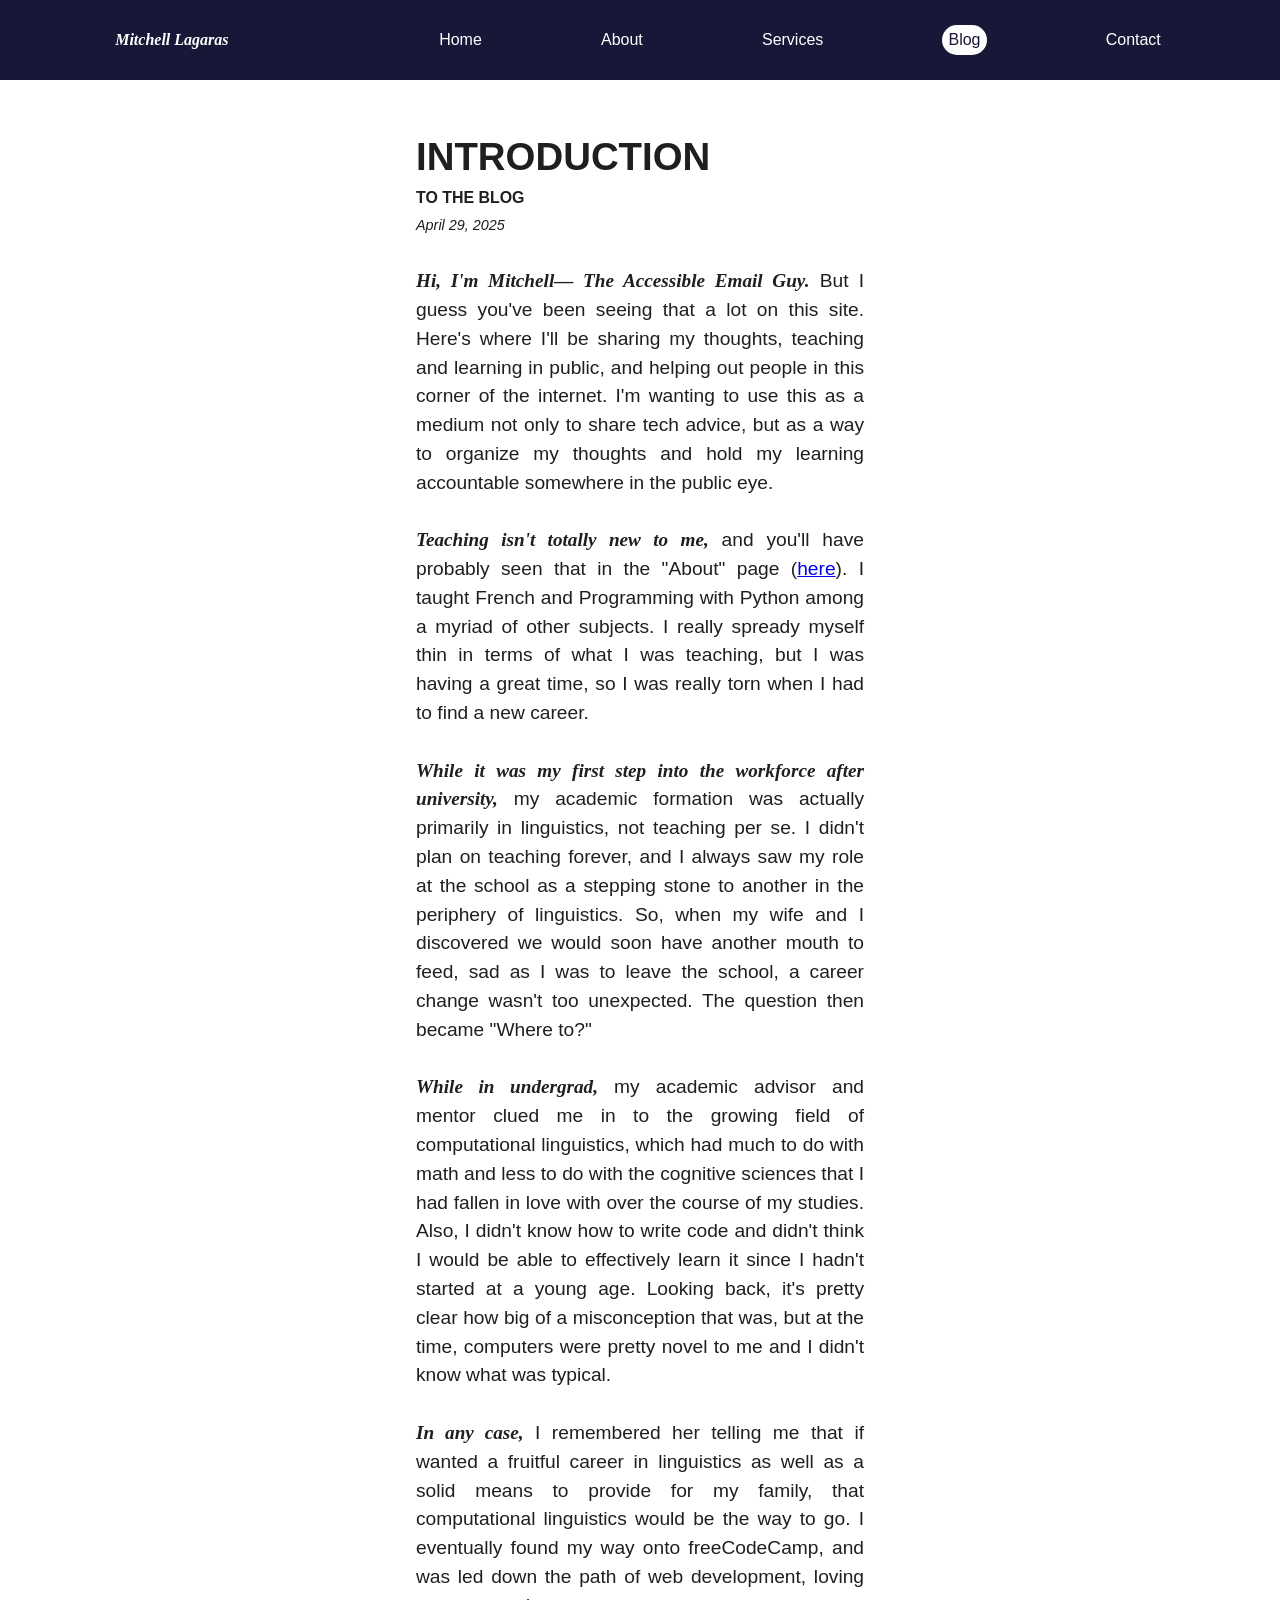
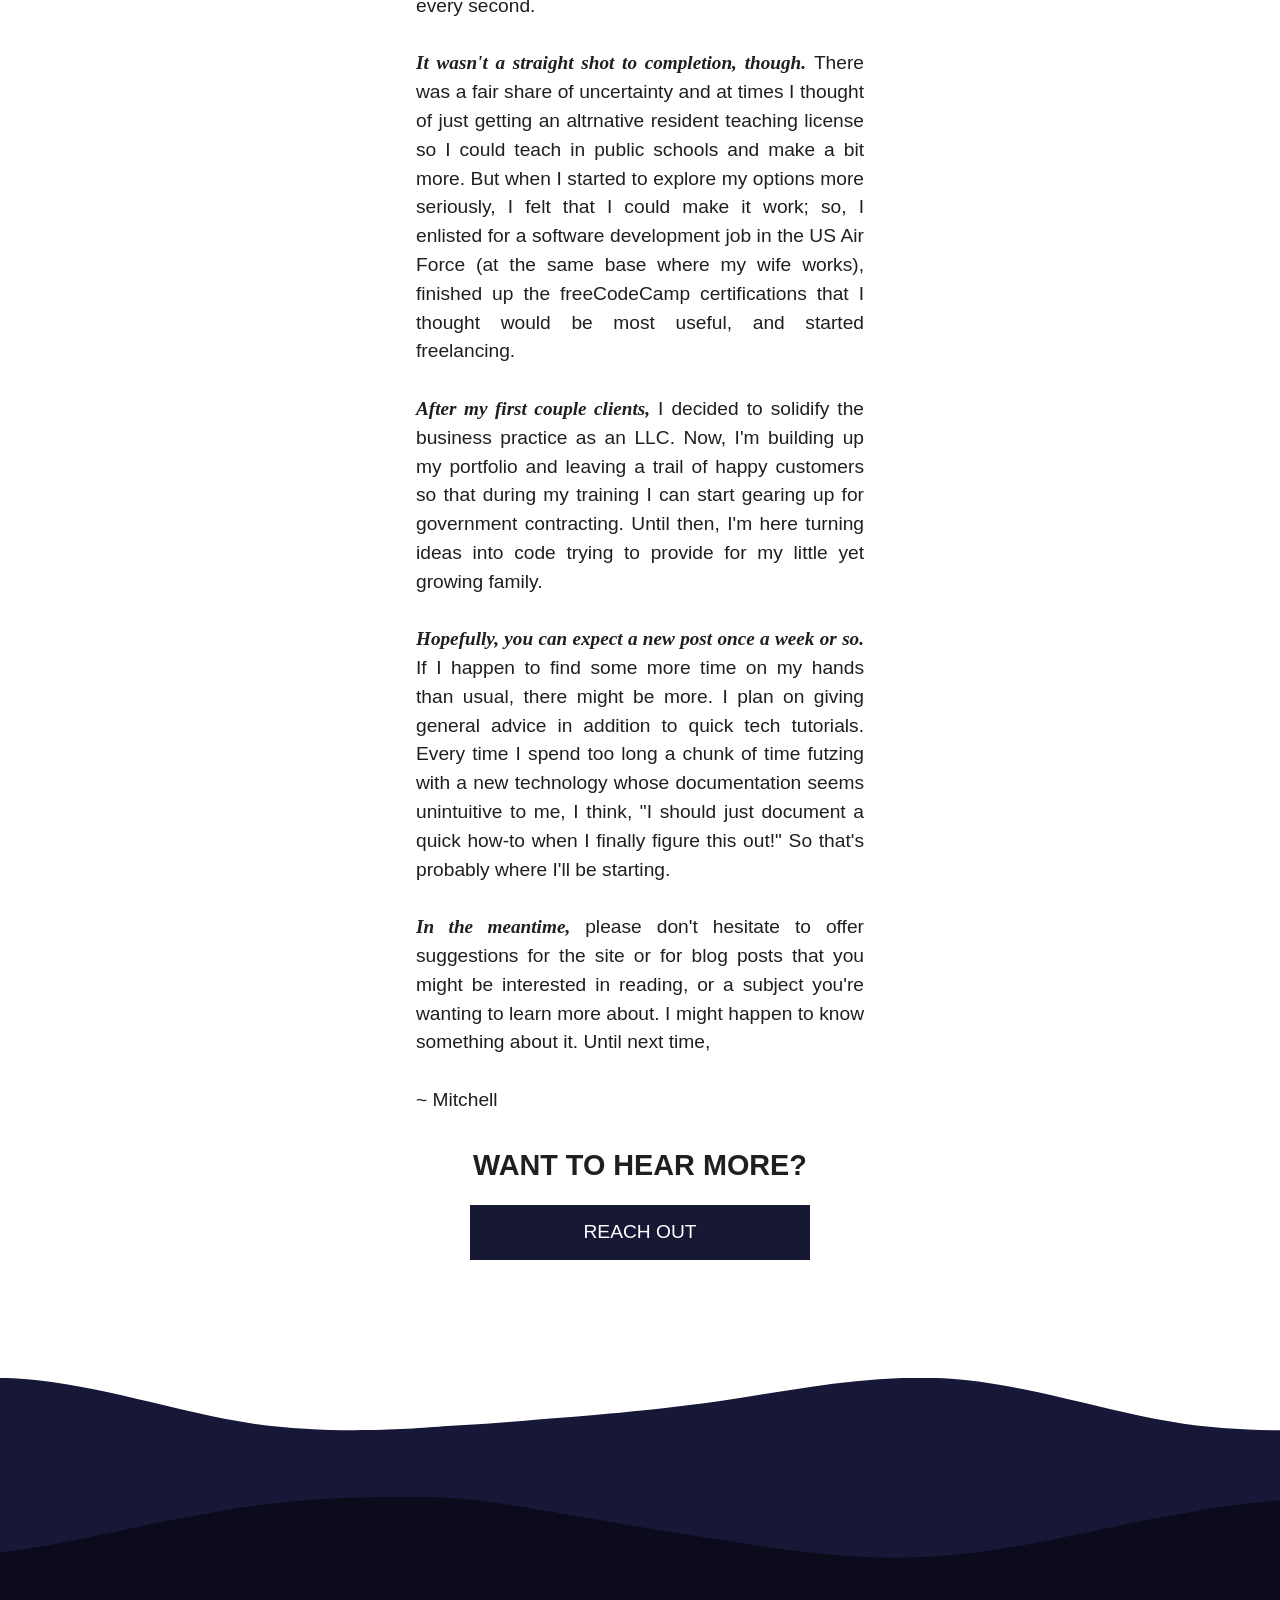
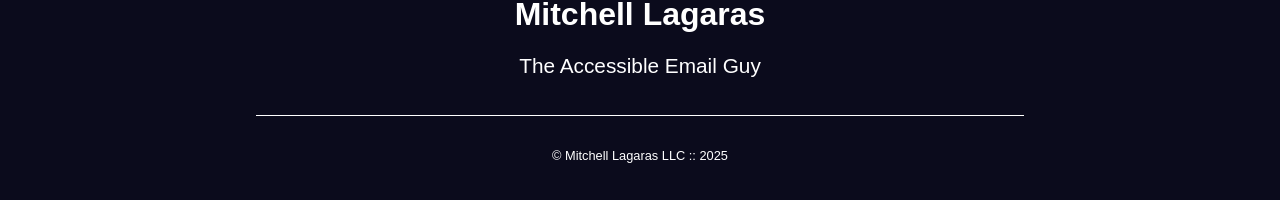
<file: blog-posts/2025-04-29-introduction.html>
<!DOCTYPE html>
<html lang="en">
  <head>
    <meta charset="utf-8" />
    <meta name="viewport" content="width=device-width, initial-scale=1.0" />
    <meta name="description" content="An introduction to Mitchell's blog including design philosophy and range of topics." />
    <title>Introduction | The Accessible Email Guy</title>
    <link rel="icon" href="../assets/icons/favicon-picture.jpg" type="image/jpg" />
    <link rel="stylesheet" href="../styles.css" />
  </head>
  <body>
    <header>
      <h1><a href="../index.html">Mitchell Lagaras</a></h1>
      <button name="small-screen-nav-button" class="hamburger hidden">☰</button>
      <nav role="navigation">
        <ul class="nav-ul">
          <li class="nav-li"><a href="../index.html">Home</a></li>
          <li class="nav-li"><a href="../about.html">About</a></li>
          <li class="nav-li"><a href="../services.html">Services</a></li>
          <li class="nav-li active-page"><a href="../blog.html">Blog</a></li>
          <li class="nav-li"><a href="../contact.html">Contact</a></li>
        </ul>
      </nav>
    </header>
    <main class="blog-post">
      <h1 class="blog-post-title">INTRODUCTION</h1>
      <h5 class="blog-post-subtitle">TO THE BLOG</h5>
      <time datetime="2025-29-30">April 29, 2025</time>
      <section class="blog-post-body">
        <br />
        <p>
          <span class="first-sentence-span">Hi, I'm Mitchell&mdash; The Accessible Email Guy.</span> But I guess you've been seeing that a lot on this site. Here's where I'll be sharing my thoughts, teaching and learning in public, and helping out people in this corner of the internet. I'm wanting to use this as a medium not only to share tech advice, but as a way to organize my thoughts and hold my learning accountable somewhere in the public eye.
        </p>
        <br />
        <p>
          <span class="first-sentence-span">Teaching isn't totally new to me,</span> and you'll have probably seen that in the "About" page (<a href="../about.html">here</a>). I taught French and Programming with Python among a myriad of other subjects. I really spready myself thin in terms of what I was teaching, but I was having a great time, so I was really torn when I had to find a new career.
        </p>
        <br />
        <p>
          <span class="first-sentence-span">While it was my first step into the workforce after university,</span> my academic formation was actually primarily in linguistics, not teaching per se. I didn't plan on teaching forever, and I always saw my role at the school as a stepping stone to another in the periphery of linguistics. So, when my wife and I discovered we would soon have another mouth to feed, sad as I was to leave the school, a career change wasn't too unexpected. The question then became "Where to?"
        </p>
        <br />
        <p>
          <span class="first-sentence-span">While in undergrad,</span> my academic advisor and mentor clued me in to the growing field of computational linguistics, which had much to do with math and less to do with the cognitive sciences that I had fallen in love with over the course of my studies. Also, I didn't know how to write code and didn't think I would be able to effectively learn it since I hadn't started at a young age. Looking back, it's pretty clear how big of a misconception that was, but at the time, computers were pretty novel to me and I didn't know what was typical.
        </p>
        <br />
        <p>
          <span class="first-sentence-span">In any case,</span> I remembered her telling me that if wanted a fruitful career in linguistics as well as a solid means to provide for my family, that computational linguistics would be the way to go. I eventually found my way onto freeCodeCamp, and was led down the path of web development, loving every second.
        </p>
        <br />
        <p>
          <span class="first-sentence-span">It wasn't a straight shot to completion, though.</span> There was a fair share of uncertainty and at times I thought of just getting an altrnative resident teaching license so I could teach in public schools and make a bit more. But when I started to explore my options more seriously, I felt that I could make it work; so, I enlisted for a software development job in the US Air Force (at the same base where my wife works), finished up the freeCodeCamp certifications that I thought would be most useful, and started freelancing.
        </p>
        <br />
        <p>
          <span class="first-sentence-span">After my first couple clients,</span> I decided to solidify the business practice as an LLC. Now, I'm building up my portfolio and leaving a trail of happy customers so that during my training I can start gearing up for government contracting. Until then, I'm here turning ideas into code trying to provide for my little yet growing family.
        </p>
        <br />
        <p>
          <span class="first-sentence-span">Hopefully, you can expect a new post once a week or so.</span> If I happen to find some more time on my hands than usual, there might be more. I plan on giving general advice in addition to quick tech tutorials. Every time I spend too long a chunk of time futzing with a new technology whose documentation seems unintuitive to me, I think, "I should just document a quick how-to when I finally figure this out!" So that's probably where I'll be starting. 
        </p>
        <br />
        <p>
          <span class="first-sentence-span">In the meantime,</span> please don't hesitate to offer suggestions for the site or for blog posts that you might be interested in reading, or a subject you're wanting to learn more about. I might happen to know something about it. Until next time,
        </p>
        <br />
        <p>~ Mitchell</p>
        <br />
        <div>
          <h2>WANT TO HEAR MORE?</h2>
          <a class="blog-reach-out" href="../contact.html">REACH OUT</a>
        </div>
      </section>
    </main>
    <div class="wave-container-white-top"></div>
    <div class="wave-container-double-blue"></div>
    <footer>
      <h2>Mitchell Lagaras</h2>
      <span>The Accessible Email Guy</span>
      <p>© Mitchell Lagaras LLC :: 2025</p>
    </footer>
    <script src="../script.js"></script>
  </body>
</html>
</file>
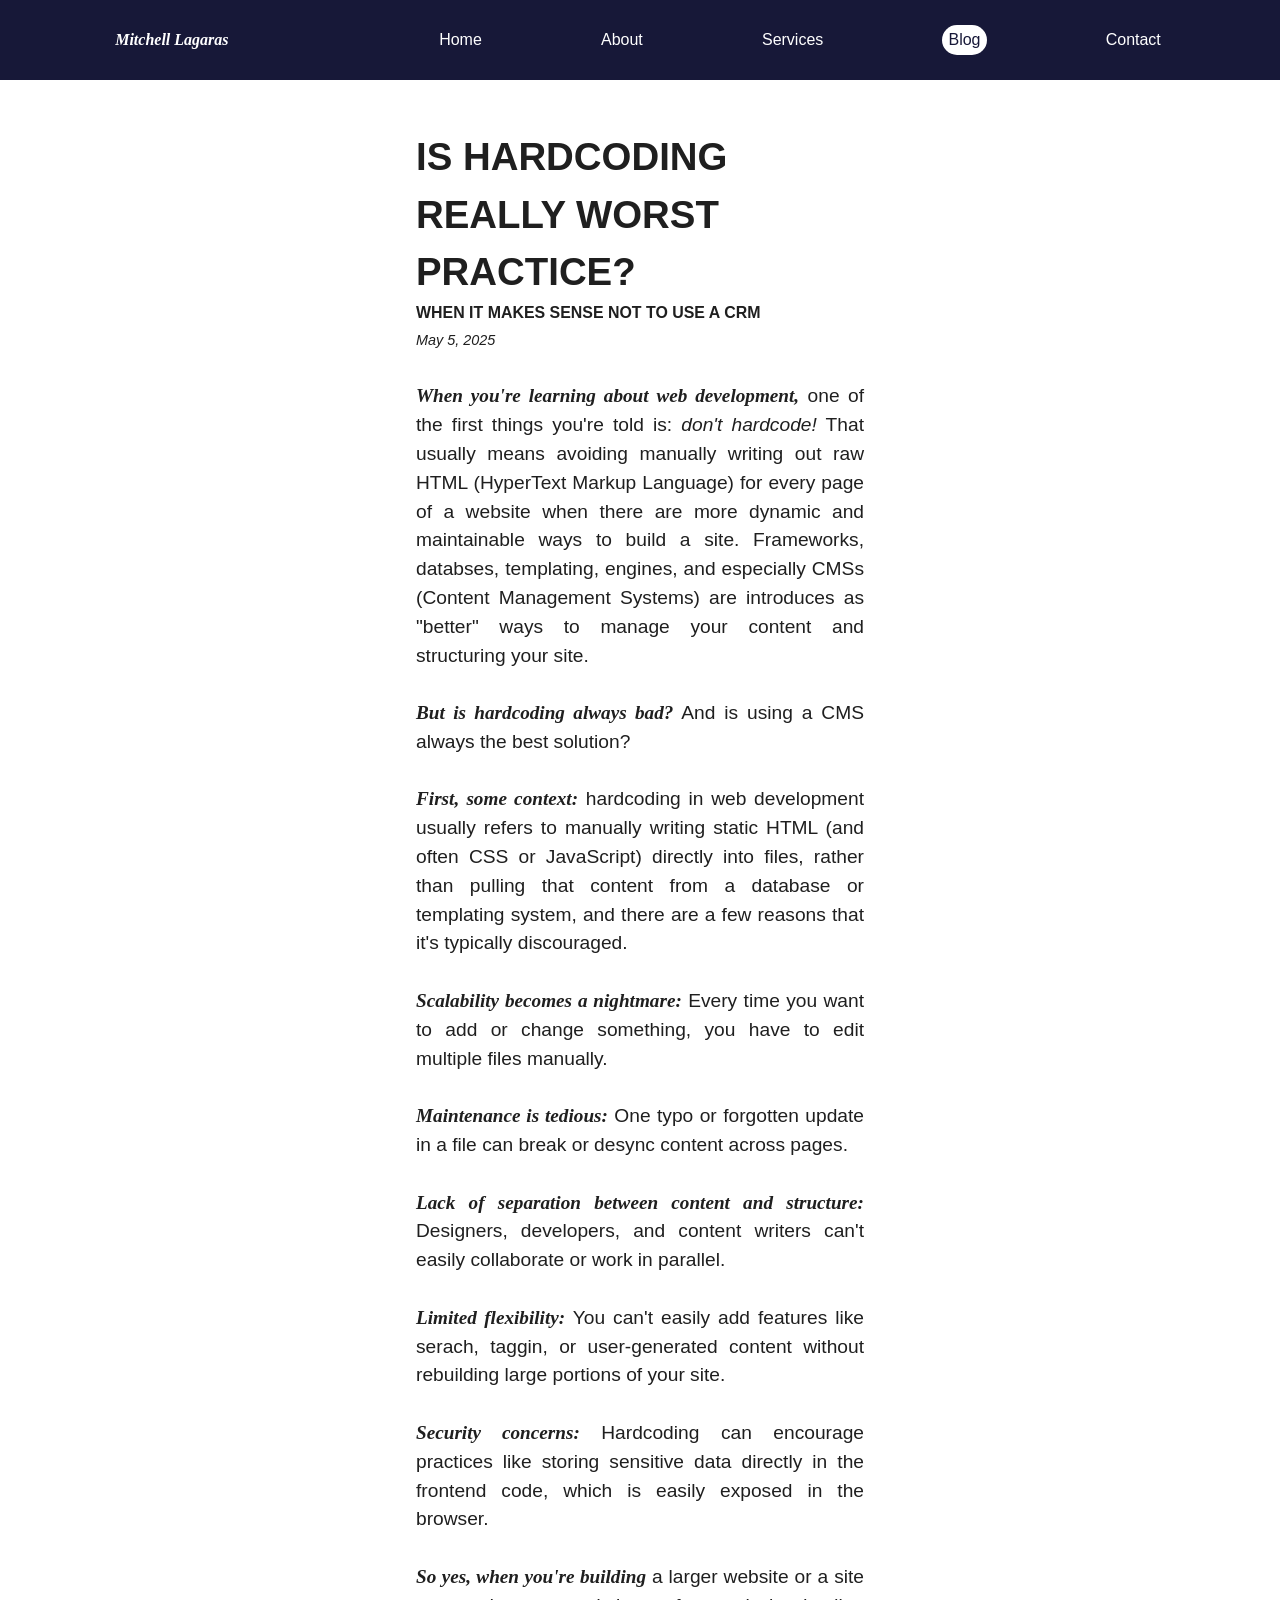
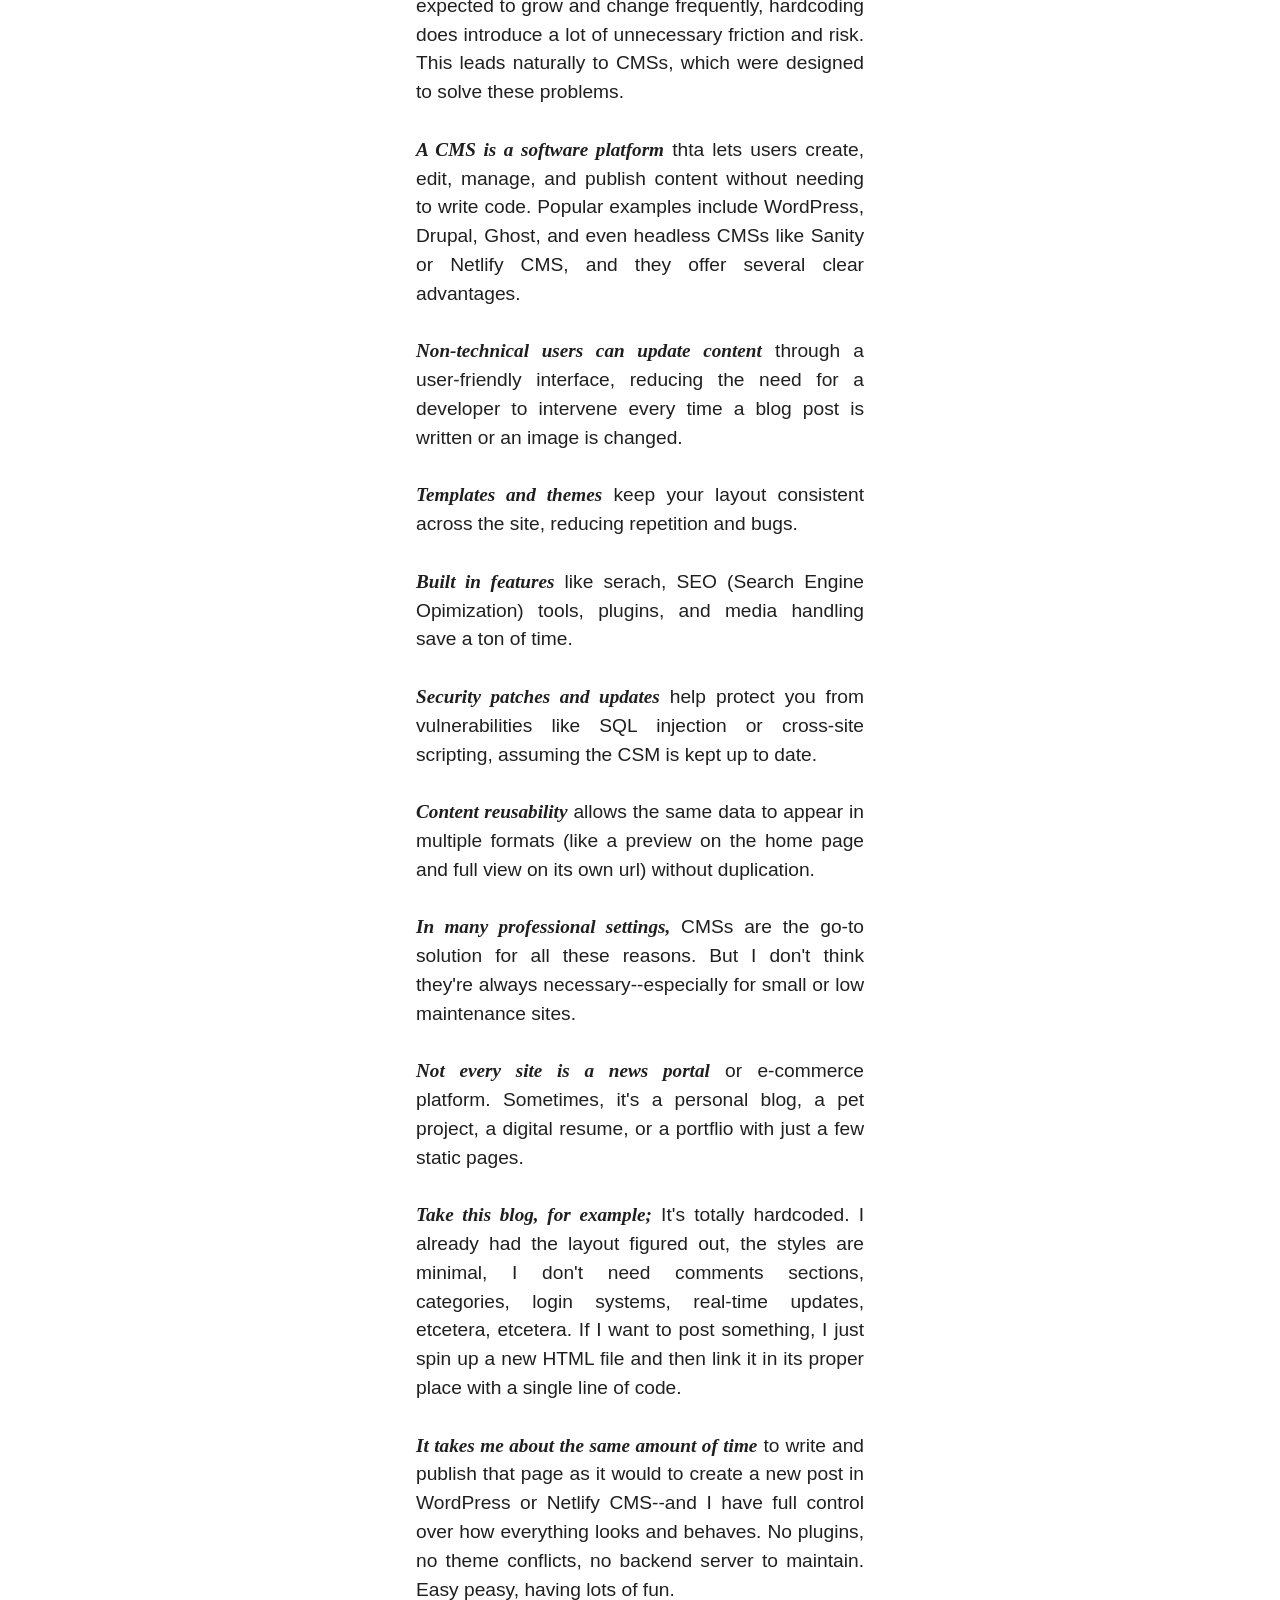
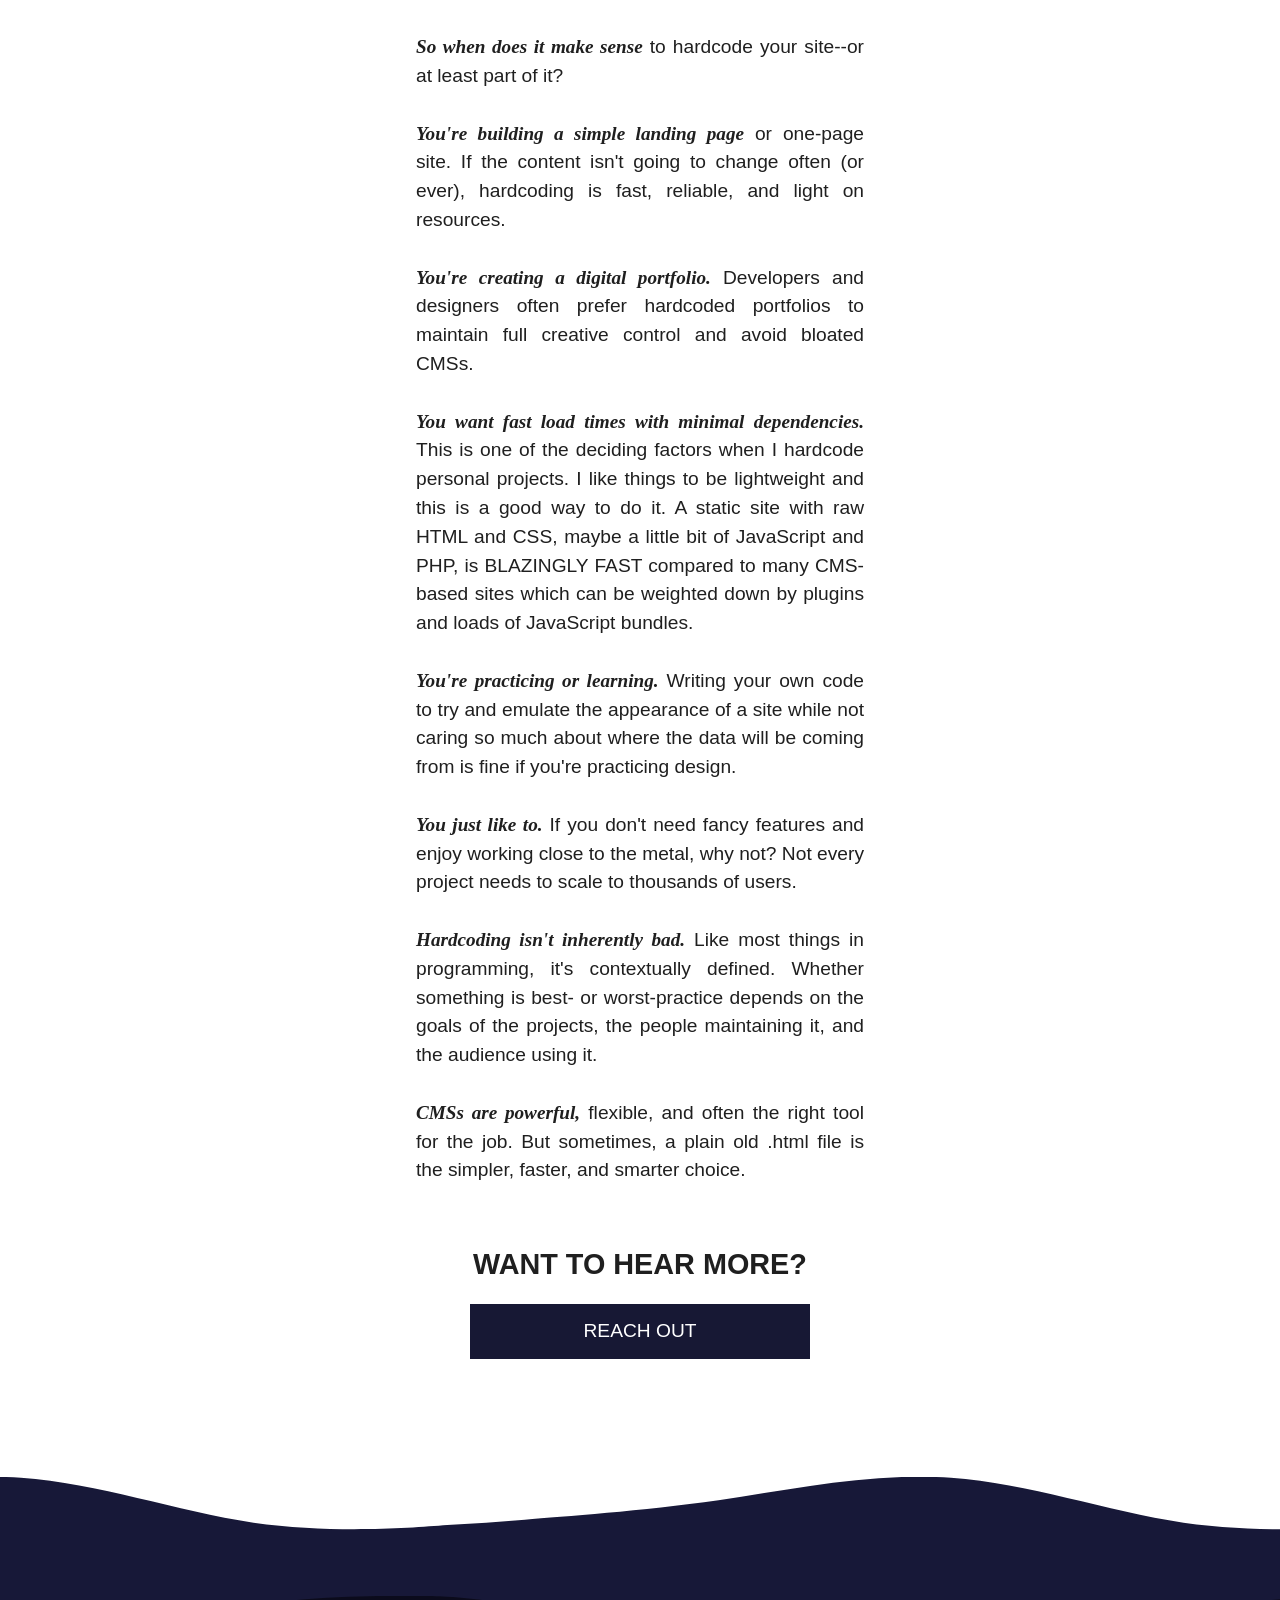
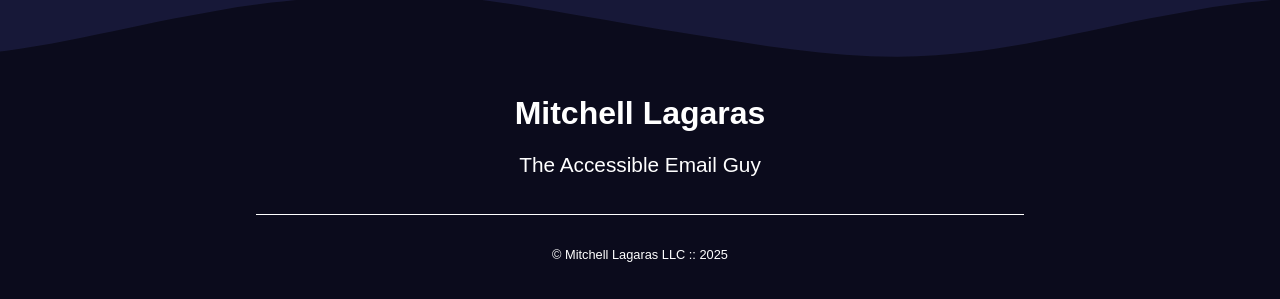
<file: blog-posts/2025-05-05-hardcoding.html>
<!DOCTYPE html>
<html lang="en">
  <head>
    <meta charset="utf-8" />
    <meta name="viewport" content="width=device-width, initial-scale=1.0" />
    <meta name="description" content="Exploring Content Management Systems and Hardcoding as solutions to problems. When, if ever, does it makes sense to hardcode rather than to hook your site up to a CMS?" />
    <title>Is Hardcoding Really Worst Practice?</title>
    <link rel="icon" href="../assets/icons/favicon-picture.jpg" type="image/jpg" />
    <link rel="stylesheet" href="../styles.css" />
  </head>
  <body>
    <header>
      <h1><a href="../index.html">Mitchell Lagaras</a></h1>
      <button name="small-screen-nav-button" class="hamburger hidden">☰</button>
      <nav role="navigation">
        <ul class="nav-ul">
          <li class="nav-li"><a href="../index.html">Home</a></li>
          <li class="nav-li"><a href="../about.html">About</a></li>
          <li class="nav-li"><a href="../services.html">Services</a></li>
          <li class="nav-li active-page"><a href="../blog.html">Blog</a></li>
          <li class="nav-li"><a href="../contact.html">Contact</a></li>
        </ul>
      </nav>
    </header>
    <main class="blog-post">
      <h1 class="blog-post-title">IS HARDCODING REALLY WORST PRACTICE?</h1>
      <h5 class="blog-post-subtitle">WHEN IT MAKES SENSE NOT TO USE A CRM</h5>
      <time datetime="2025-29-30">May 5, 2025</time>
      <section class="blog-post-body">
        <br />
        <p>
          <span class="first-sentence-span">When you're learning about web development,</span> one of the first things you're told is: <em>don't hardcode!</em> That usually means avoiding manually writing out raw HTML (HyperText Markup Language) for every page of a website when there are more dynamic and maintainable ways to build a site. Frameworks, databses, templating, engines, and especially CMSs (Content Management Systems) are introduces as "better" ways to manage your content and structuring your site.
        </p>
        <br />
        <p>
          <span class="first-sentence-span">But is hardcoding always bad?</span> And is using a CMS always the best solution?
        </p>
        <br />
        <p>
          <span class="first-sentence-span">First, some context:</span> hardcoding in web development usually refers to manually writing static HTML (and often CSS or JavaScript) directly into files, rather than pulling that content from a database or templating system, and there are a few reasons that it's typically discouraged.
        </p>
        <br />
        <p>
          <span class="first-sentence-span">Scalability becomes a nightmare:</span> Every time you want to add or change something, you have to edit multiple files manually.
        </p>
        <br />
        <p>
          <span class="first-sentence-span">Maintenance is tedious:</span> One typo or forgotten update in a file can break or desync content across pages.
        </p>
        <br />
        <p>
          <span class="first-sentence-span">Lack of separation between content and structure:</span> Designers, developers, and content writers can't easily collaborate or work in parallel.
        </p>
        <br />
        <p>
          <span class="first-sentence-span">Limited flexibility:</span> You can't easily add features like serach, taggin, or user-generated content without rebuilding large portions of your site.
        </p>
        <br />
        <p>
          <span class="first-sentence-span">Security concerns:</span> Hardcoding can encourage practices like storing sensitive data directly in the frontend code, which is easily exposed in the browser.
        </p>
        <br />
        <p>
          <span class="first-sentence-span">So yes, when you're building</span> a larger website or a site expected to grow and change frequently, hardcoding does introduce a lot of unnecessary friction and risk. This leads naturally to CMSs, which were designed to solve these problems.
        </p>
        <br />
        <p>
          <span class="first-sentence-span">A CMS is a software platform</span> thta lets users create, edit, manage, and publish content without needing to write code. Popular examples include WordPress, Drupal, Ghost, and even headless CMSs like Sanity or Netlify CMS, and they offer several clear advantages.
        </p>
        <br />
        <p>
          <span class="first-sentence-span">Non-technical users can update content</span> through a user-friendly interface, reducing the need for a developer to intervene every time a blog post is written or an image is changed.
        </p>
        <br />
        <p>
          <span class="first-sentence-span">Templates and themes</span> keep your layout consistent across the site, reducing repetition and bugs.
        </p>
        <br />
        <p>
          <span class="first-sentence-span">Built in features</span> like serach, SEO (Search Engine Opimization) tools, plugins, and media handling save a ton of time.
        </p>
        <br />
        <p>
          <span class="first-sentence-span">Security patches and updates</span> help protect you from vulnerabilities like SQL injection or cross-site scripting, assuming the CSM is kept up to date.
        </p>
        <br />
        <p>
          <span class="first-sentence-span">Content reusability</span> allows the same data to appear in multiple formats (like a preview on the home page and full view on its own url) without duplication.
        </p>
        <br />
        <p>
          <span class="first-sentence-span">In many professional settings,</span> CMSs are the go-to solution for all these reasons. But I don't think they're always necessary--especially for small or low maintenance sites.
        </p>
        <br />
        <p>
          <span class="first-sentence-span">Not every site is a news portal</span> or e-commerce platform. Sometimes, it's a personal blog, a pet project, a digital resume, or a portflio with just a few static pages.
        </p>
        <br />
        <p>
          <span class="first-sentence-span">Take this blog, for example;</span> It's totally hardcoded. I already had the layout figured out, the styles are minimal, I don't need comments sections, categories, login systems, real-time updates, etcetera, etcetera. If I want to post something, I just spin up a new HTML file and then link it in its proper place with a single line of code.
        </p>
        <br />
        <p>
          <span class="first-sentence-span">It takes me about the same amount of time</span> to write and publish that page as it would to create a new post in WordPress or Netlify CMS--and I have full control over how everything looks and behaves. No plugins, no theme conflicts, no backend server to maintain. Easy peasy, having lots of fun.
        </p>
        <br />
        <p>
          <span class="first-sentence-span">So when does it make sense</span> to hardcode your site--or at least part of it?
        </p>
        <br />
        <p>
          <span class="first-sentence-span">You're building a simple landing page</span> or one-page site. If the content isn't going to change often (or ever), hardcoding is fast, reliable, and light on resources.
        </p>
        <br />
        <p>
          <span class="first-sentence-span">You're creating a digital portfolio.</span> Developers and designers often prefer hardcoded portfolios to maintain full creative control and avoid bloated CMSs.
        </p>
        <br />
        <p>
          <span class="first-sentence-span">You want fast load times with minimal dependencies.</span> This is one of the deciding factors when I hardcode personal projects. I like things to be lightweight and this is a good way to do it. A static site with raw HTML and CSS, maybe a little bit of JavaScript and PHP, is BLAZINGLY FAST compared to many CMS-based sites which can be weighted down by plugins and loads of JavaScript bundles.
        </p>
        <br />
        <p>
          <span class="first-sentence-span">You're practicing or learning.</span> Writing your own code to try and emulate the appearance of a site while not caring so much about where the data will be coming from is fine if you're practicing design. 
        </p>
        <br />
        <p>
          <span class="first-sentence-span">You just like to.</span> If you don't need fancy features and enjoy working close to the metal, why not? Not every project needs to scale to thousands of users.
        </p>
        <br />
        <p>
          <span class="first-sentence-span">Hardcoding isn't inherently bad.</span> Like most things in programming, it's contextually defined. Whether something is best- or worst-practice depends on the goals of the projects, the people maintaining it, and the audience using it.
        </p>
        <br />
        <p>
          <span class="first-sentence-span">CMSs are powerful,</span> flexible, and often the right tool for the job. But sometimes, a plain old .html file is the simpler, faster, and smarter choice.
        </p>
        <br />
        <p>
          <span class="first-sentence-span"></span>
        </p>
        <br />
        <div>
          <h2>WANT TO HEAR MORE?</h2>
          <a class="blog-reach-out" href="../contact.html">REACH OUT</a>
        </div>
      </section>
    </main>
    <div class="wave-container-white-top"></div>
    <div class="wave-container-double-blue"></div>
    <footer>
      <h2>Mitchell Lagaras</h2>
      <span>The Accessible Email Guy</span>
      <p>© Mitchell Lagaras LLC :: 2025</p>
    </footer>
    <script src="../script.js"></script>
  </body>
</html>
</file>
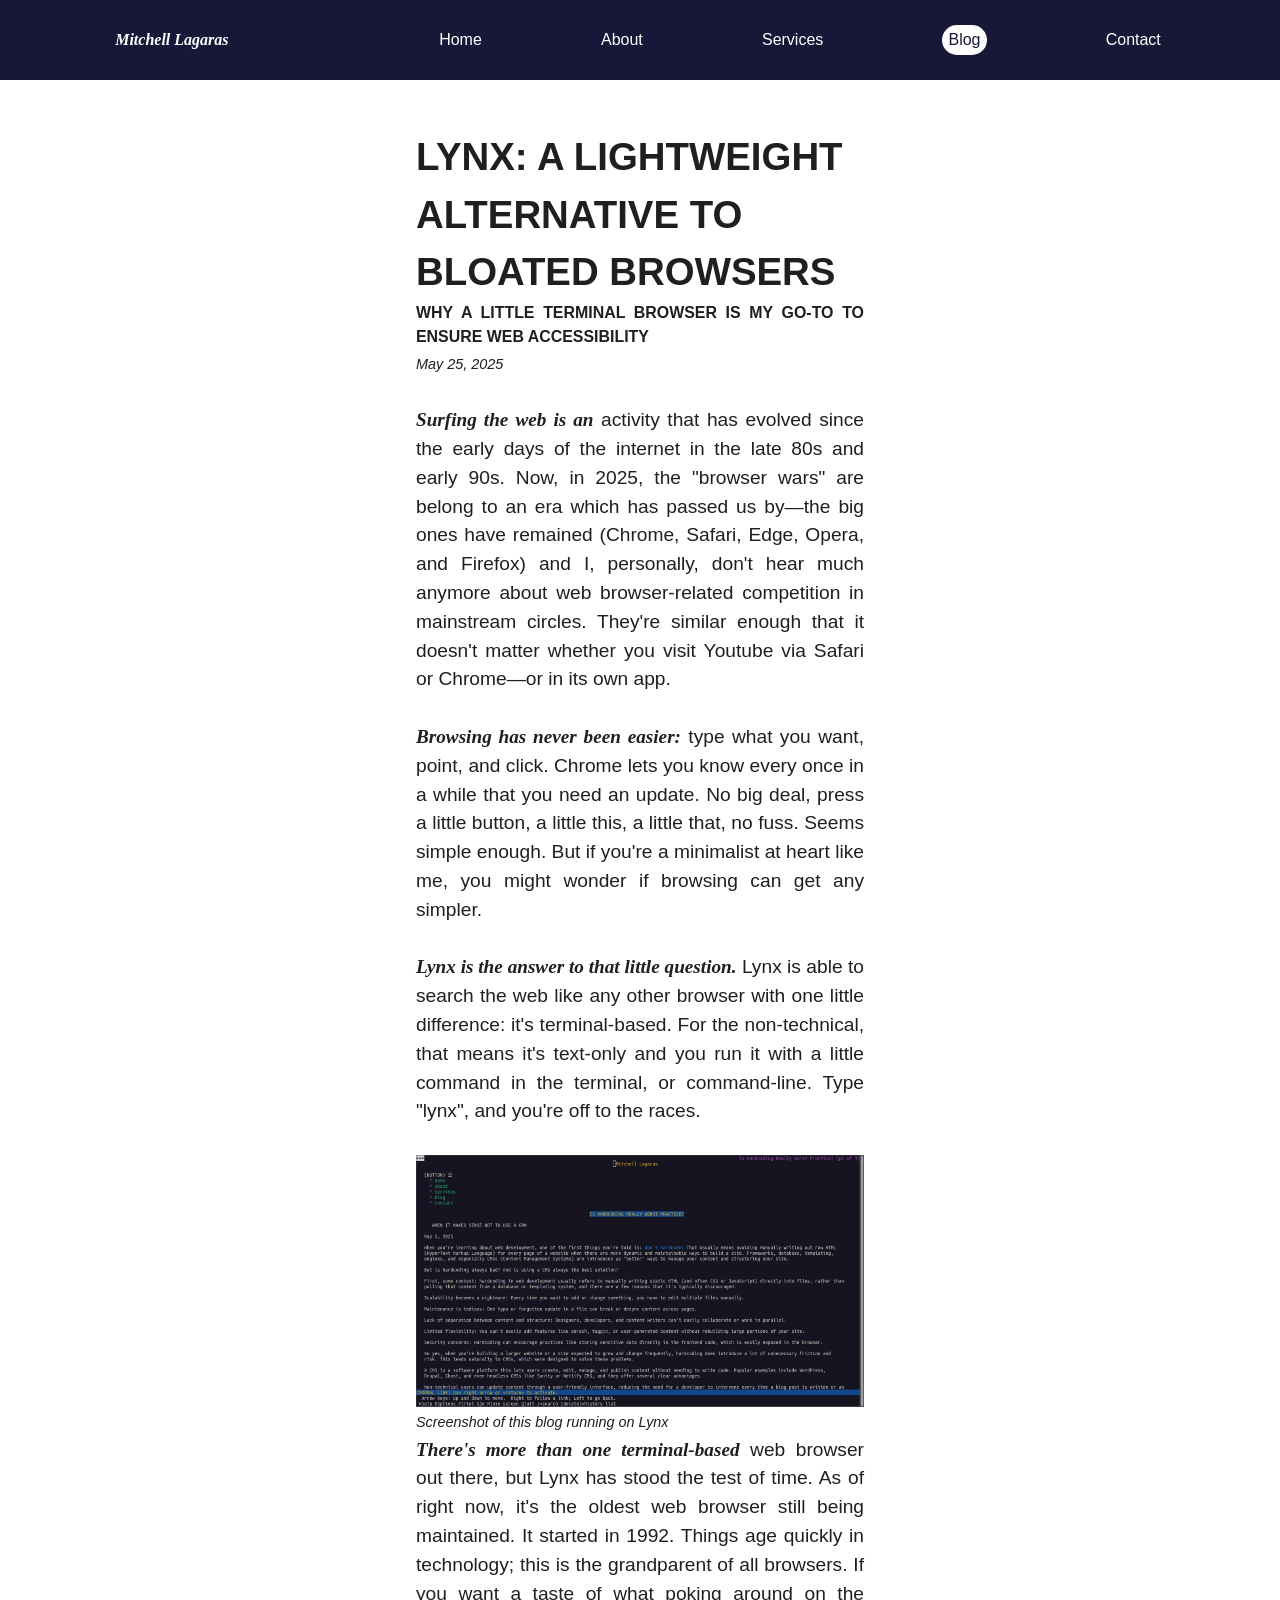
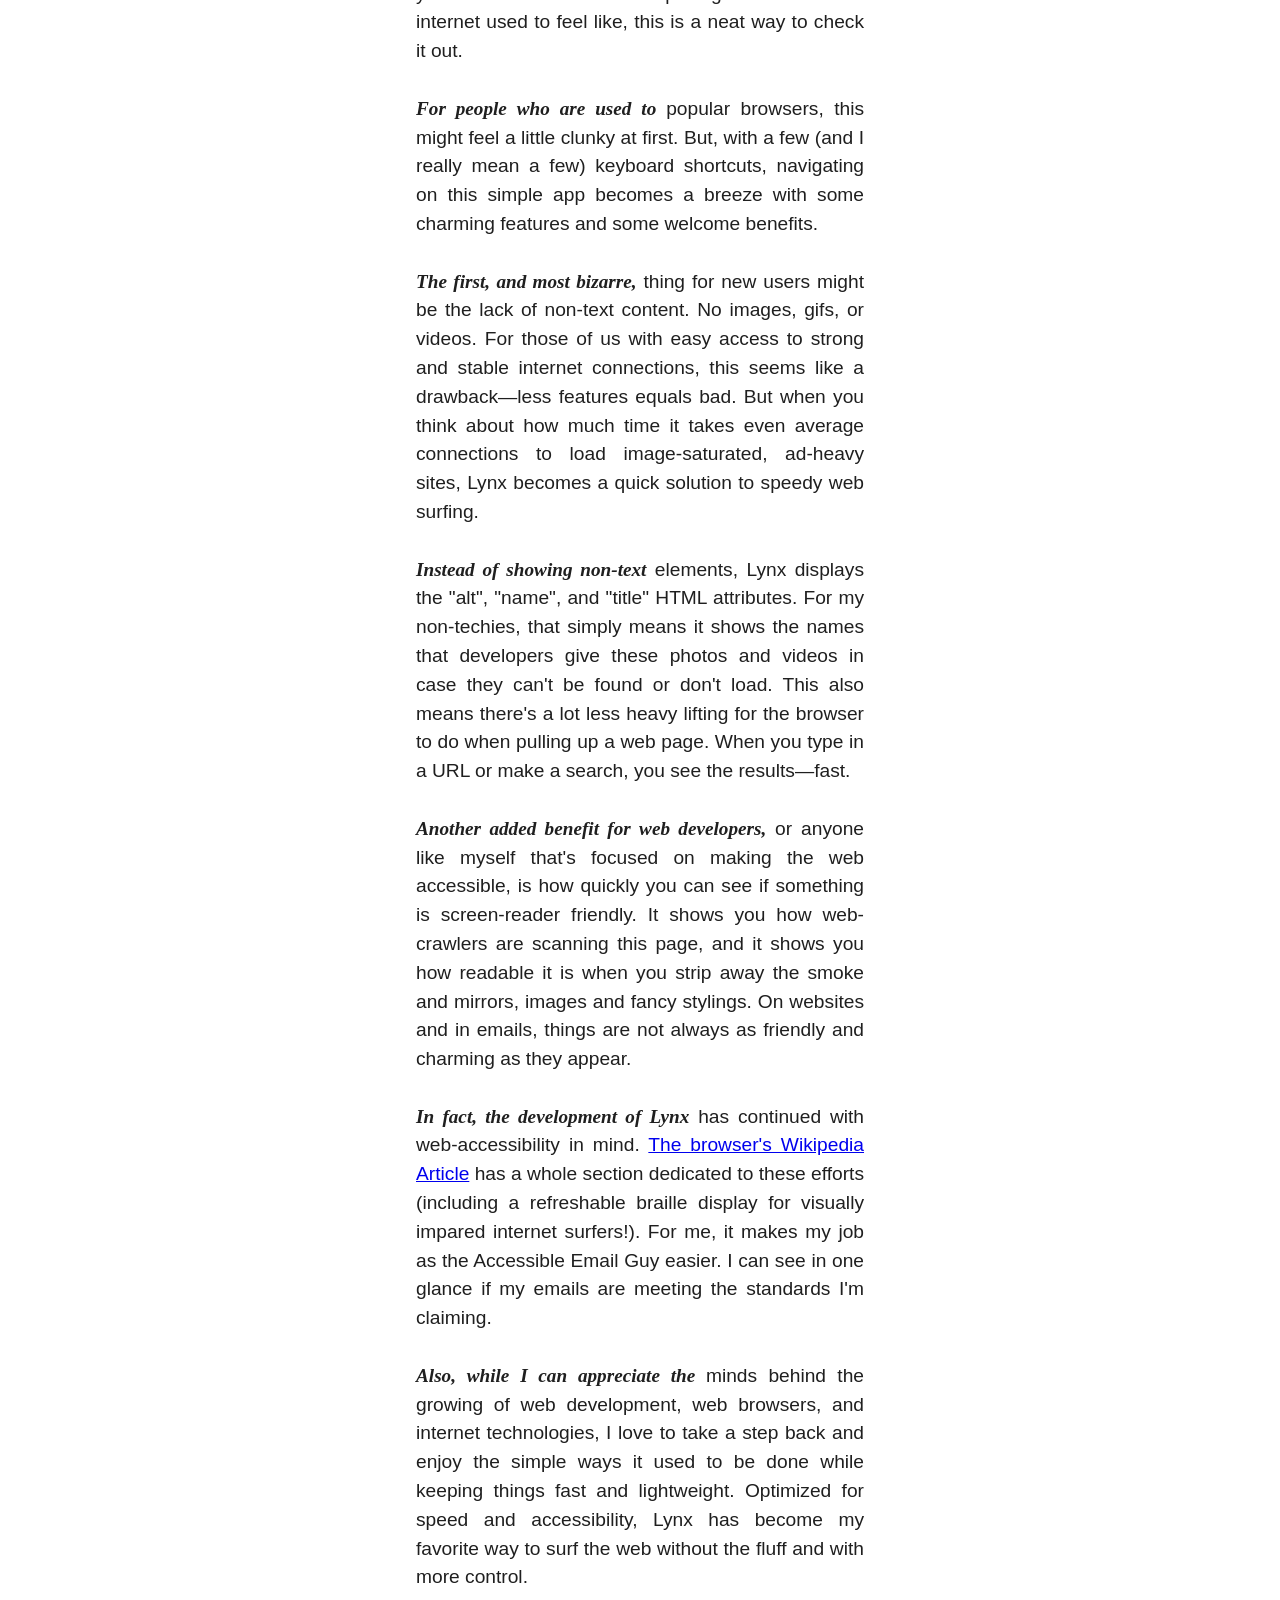
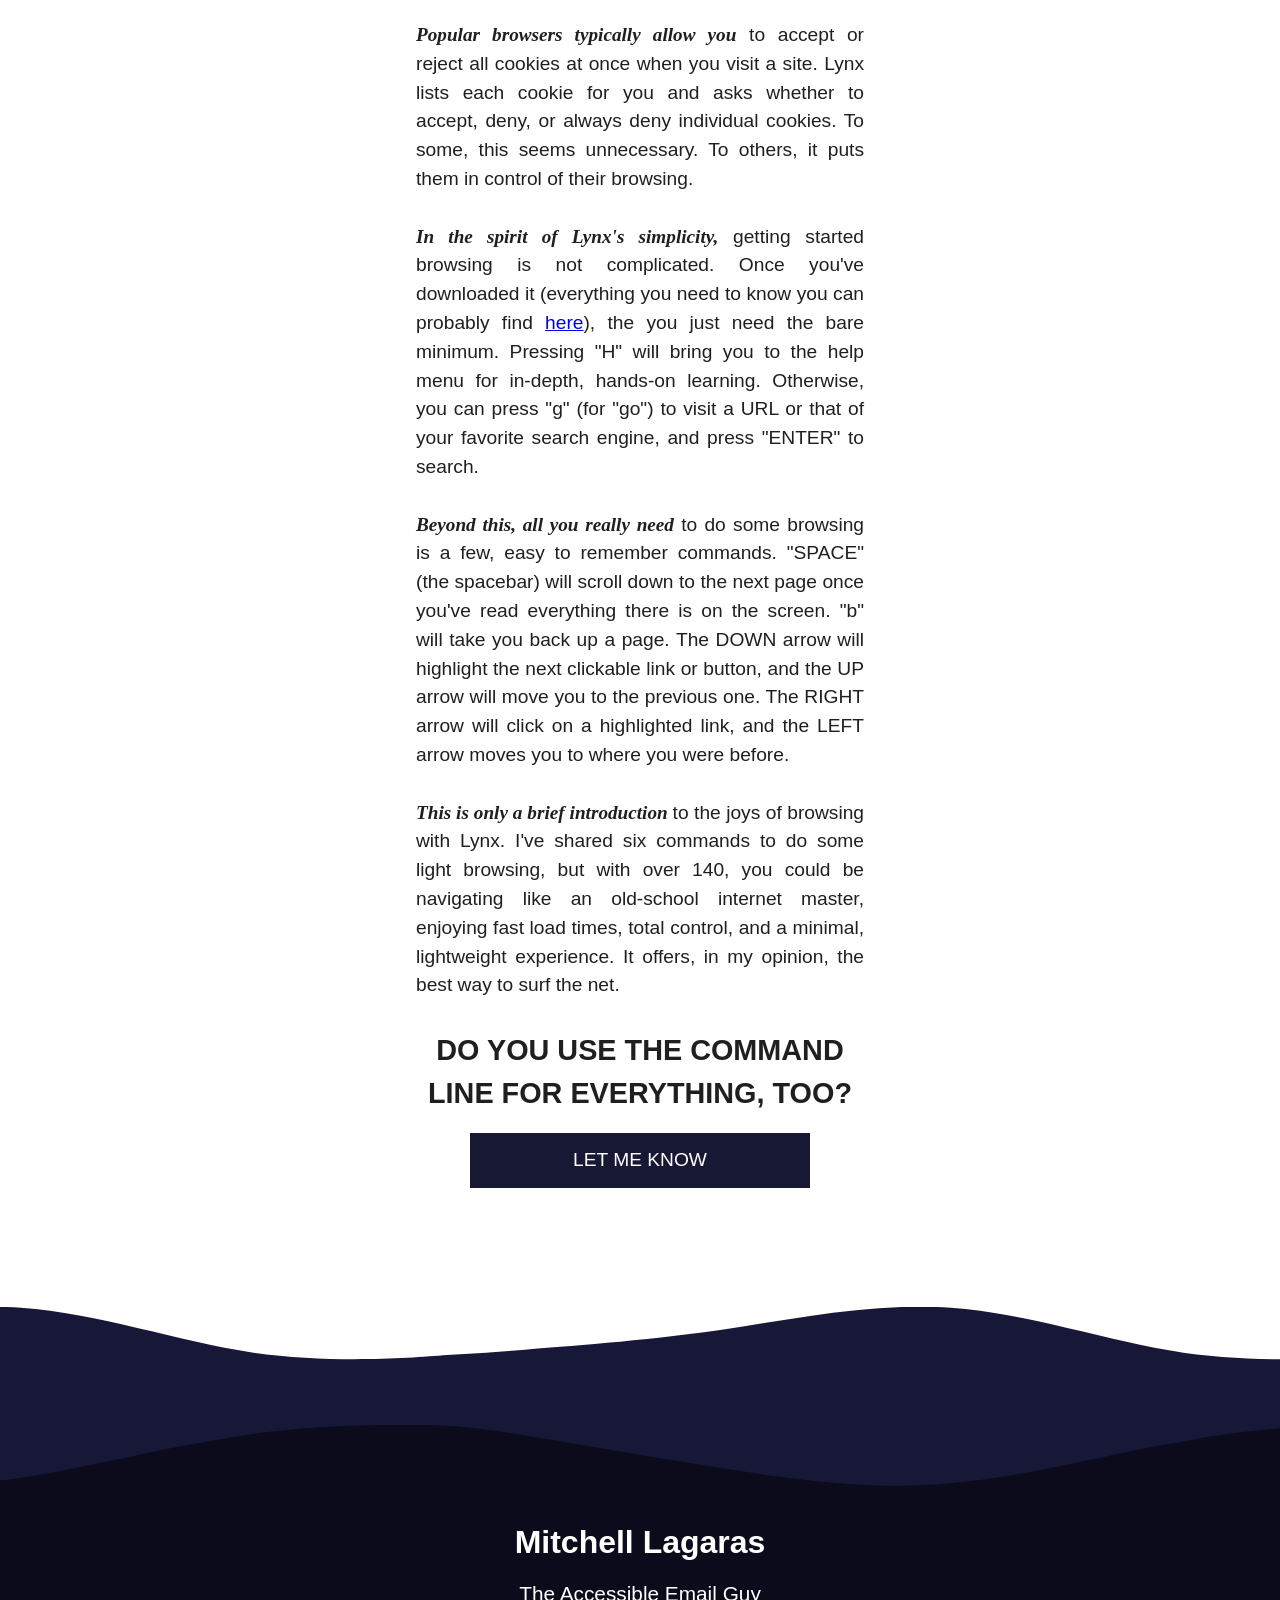
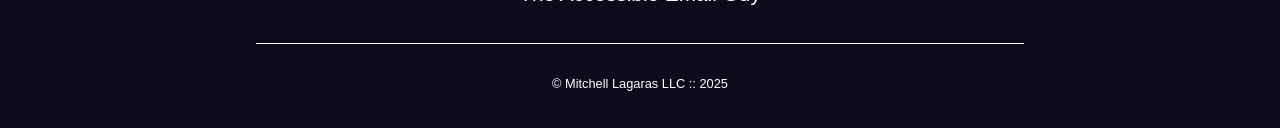
<file: blog-posts/2025-05-25-lynx.html>
<!DOCTYPE html>
<html lang="en">
  <head>
    <meta charset="utf-8" />
    <meta name="viewport" content="width=device-width, initial-scale=1.0" />
    <meta name="description" content="Lynx is a lightweight command-line browser that lets you surf the web from your terminal—charming, fast, and great for checking accessibility at a glance." />
    <title>Lynx: A Lightweight Alternative to Bloated Browsers</title>
    <link rel="icon" href="../assets/icons/favicon-picture.jpg" type="image/jpg" />
    <link rel="stylesheet" href="../styles.css" />
  </head>
  <body>
    <header>
      <h1><a href="../index.html">Mitchell Lagaras</a></h1>
      <button name="small-screen-nav-button" class="hamburger hidden">☰</button>
      <nav role="navigation">
        <ul class="nav-ul">
          <li class="nav-li"><a href="../index.html">Home</a></li>
          <li class="nav-li"><a href="../about.html">About</a></li>
          <li class="nav-li"><a href="../services.html">Services</a></li>
          <li class="nav-li active-page"><a href="../blog.html">Blog</a></li>
          <li class="nav-li"><a href="../contact.html">Contact</a></li>
        </ul>
      </nav>
    </header>
    <main class="blog-post">
      <h1 class="blog-post-title">LYNX: A LIGHTWEIGHT ALTERNATIVE TO BLOATED BROWSERS</h1>
      <h5 class="blog-post-subtitle">WHY A LITTLE TERMINAL BROWSER IS MY GO-TO TO ENSURE WEB ACCESSIBILITY</h5>
      <time datetime="2025-29-30">May 25, 2025</time>
      <section class="blog-post-body">
        <br />
        <p>
          <span class="first-sentence-span">Surfing the web is an</span> activity that has evolved since the early days of the internet in the late 80s and early 90s. Now, in 2025, the "browser wars" are belong to an era which has passed us by&mdash;the big ones have remained (Chrome, Safari, Edge, Opera, and Firefox) and I, personally, don't hear much anymore about web browser-related competition in mainstream circles. They're similar enough that it doesn't matter whether you visit Youtube via Safari or Chrome&mdash;or in its own app.
        </p>
        <br />
        <p>
          <span class="first-sentence-span">Browsing has never been easier:</span> type what you want, point, and click. Chrome lets you know every once in a while that you need an update. No big deal, press a little button, a little this, a little that, no fuss. Seems simple enough. But if you're a minimalist at heart like me, you might wonder if browsing can get any simpler.
        </p>
        <br />
        <p>
          <span class="first-sentence-span">Lynx is the answer to that little question.</span> Lynx is able to search the web like any other browser with one little difference: it's terminal-based. For the non-technical, that means it's text-only and you run it with a little command in the terminal, or command-line. Type "lynx", and you're off to the races.
        </p>
        <br /> 
        <img src="./blog-imgs/lynx/screenshot-of-blog-in-lynx.webp" alt="Screenshot of this blog running on Lynx" valign="center" align="center" width="100%" />
        <span style="font-size: 0.9rem;"><i>Screenshot of this blog running on Lynx</i></span>
        <br />
        <p>
          <span class="first-sentence-span">There's more than one terminal-based</span> web browser out there, but Lynx has stood the test of time. As of right now, it's the oldest web browser still being maintained. It started in 1992. Things age quickly in technology; this is the grandparent of all browsers. If you want a taste of what poking around on the internet used to feel like, this is a neat way to check it out.
        </p>
        <br />
        <p>
          <span class="first-sentence-span">For people who are used to </span>popular browsers, this might feel a little clunky at first. But, with a few (and I really mean a few) keyboard shortcuts, navigating on this simple app becomes a breeze with some charming features and some welcome benefits.
        </p>
        <br />
        <p>
          <span class="first-sentence-span">The first, and most bizarre,</span> thing for new users might be the lack of non-text content. No images, gifs, or videos. For those of us with easy access to strong and stable internet connections, this seems like a drawback&mdash;less features equals bad. But when you think about how much time it takes even average connections to load image-saturated, ad-heavy sites, Lynx becomes a quick solution to speedy web surfing.
        </p>
        <br />
        <p>
          <span class="first-sentence-span">Instead of showing non-text</span> elements, Lynx displays the "alt", "name", and "title" HTML attributes. For my non-techies, that simply means it shows the names that developers give these photos and videos in case they can't be found or don't load. This also means there's a lot less heavy lifting for the browser to do when pulling up a web page. When you type in a URL or make a search, you see the results&mdash;fast.
        </p>
        <br />
        <p>
          <span class="first-sentence-span">Another added benefit for web developers,</span> or anyone like myself that's focused on making the web accessible, is how quickly you can see if something is screen-reader friendly. It shows you how web-crawlers are scanning this page, and it shows you how readable it is when you strip away the smoke and mirrors, images and fancy stylings. On websites and in emails, things are not always as friendly and charming as they appear.
        </p>
        <br />
        <p>
          <span class="first-sentence-span">In fact, the development of Lynx</span> has continued with web-accessibility in mind. <a href="https://en.wikipedia.org/wiki/Lynx_(web_browser)">The browser's Wikipedia Article</a> has a whole section dedicated to these efforts (including a refreshable braille display for visually impared internet surfers!). For me, it makes my job as the Accessible Email Guy easier. I can see in one glance if my emails are meeting the standards I'm claiming.
        </p>
        <br />
        <p>
          <span class="first-sentence-span">Also, while I can appreciate the </span>minds behind the growing of web development, web browsers, and internet technologies, I love to take a step back and enjoy the simple ways it used to be done while keeping things fast and lightweight. Optimized for speed and accessibility, Lynx has become my favorite way to surf the web without the fluff and with more control. 
        </p>
        <br />
        <p>
          <span class="first-sentence-span">Popular browsers typically allow you</span> to accept or reject all cookies at once when you visit a site. Lynx lists each cookie for you and asks whether to accept, deny, or always deny individual cookies. To some, this seems unnecessary. To others, it puts them in control of their browsing.
        </p>
        <br />
        <p>
          <span class="first-sentence-span">In the spirit of Lynx's simplicity,</span> getting started browsing is not complicated. Once you've downloaded it (everything you need to know you can probably find <a href="https://lynx.invisible-island.net/">here</a>), the you just need the bare minimum. Pressing "H" will bring you to the help menu for in-depth, hands-on learning. Otherwise, you can press "g" (for "go") to visit a URL or that of your favorite search engine, and press "ENTER" to search.
        </p>
        <br />
        <p>
          <span class="first-sentence-span">Beyond this, all you really need</span> to do some browsing is a few, easy to remember commands. "SPACE" (the spacebar) will scroll down to the next page once you've read everything there is on the screen. "b" will take you back up a page. The DOWN arrow will highlight the next clickable link or button, and the UP arrow will move you to the previous one. The RIGHT arrow will click on a highlighted link, and the LEFT arrow moves you to where you were before. 
        </p>
        <br />
        <p>
          <span class="first-sentence-span">This is only a brief introduction </span>to the joys of browsing with Lynx. I've shared six commands to do some light browsing, but with over 140, you could be navigating like an old-school internet master, enjoying fast load times, total control, and a minimal, lightweight experience. It offers, in my opinion, the best way to surf the net.
        </p>
        <br />
        <div>
          <h2>DO YOU USE THE COMMAND LINE FOR EVERYTHING, TOO?</h2>
          <a class="blog-reach-out" href="../contact.html">LET ME KNOW</a>
        </div>
      </section>
    </main>
    <div class="wave-container-white-top"></div>
    <div class="wave-container-double-blue"></div>
    <footer>
      <h2>Mitchell Lagaras</h2>
      <span>The Accessible Email Guy</span>
      <p>© Mitchell Lagaras LLC :: 2025</p>
    </footer>
    <script src="../script.js"></script>
  </body>
</html>
</file>
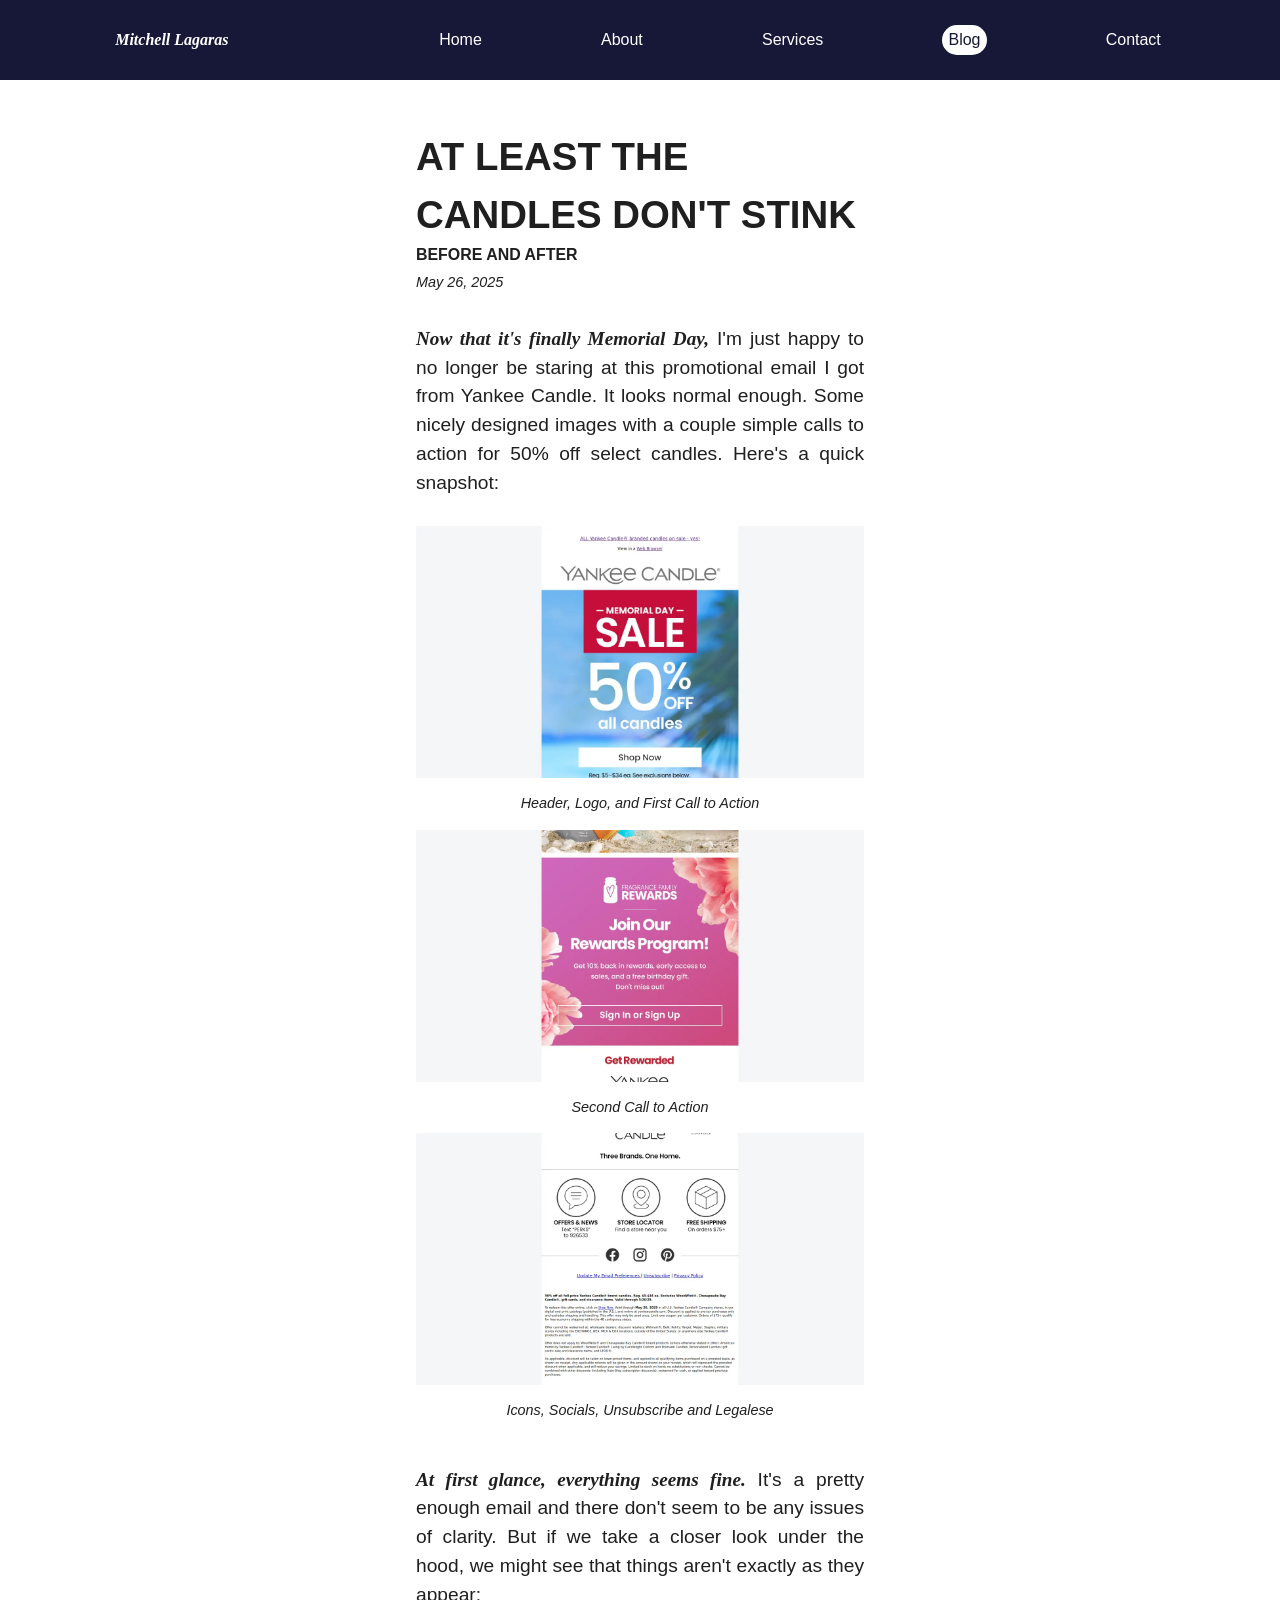
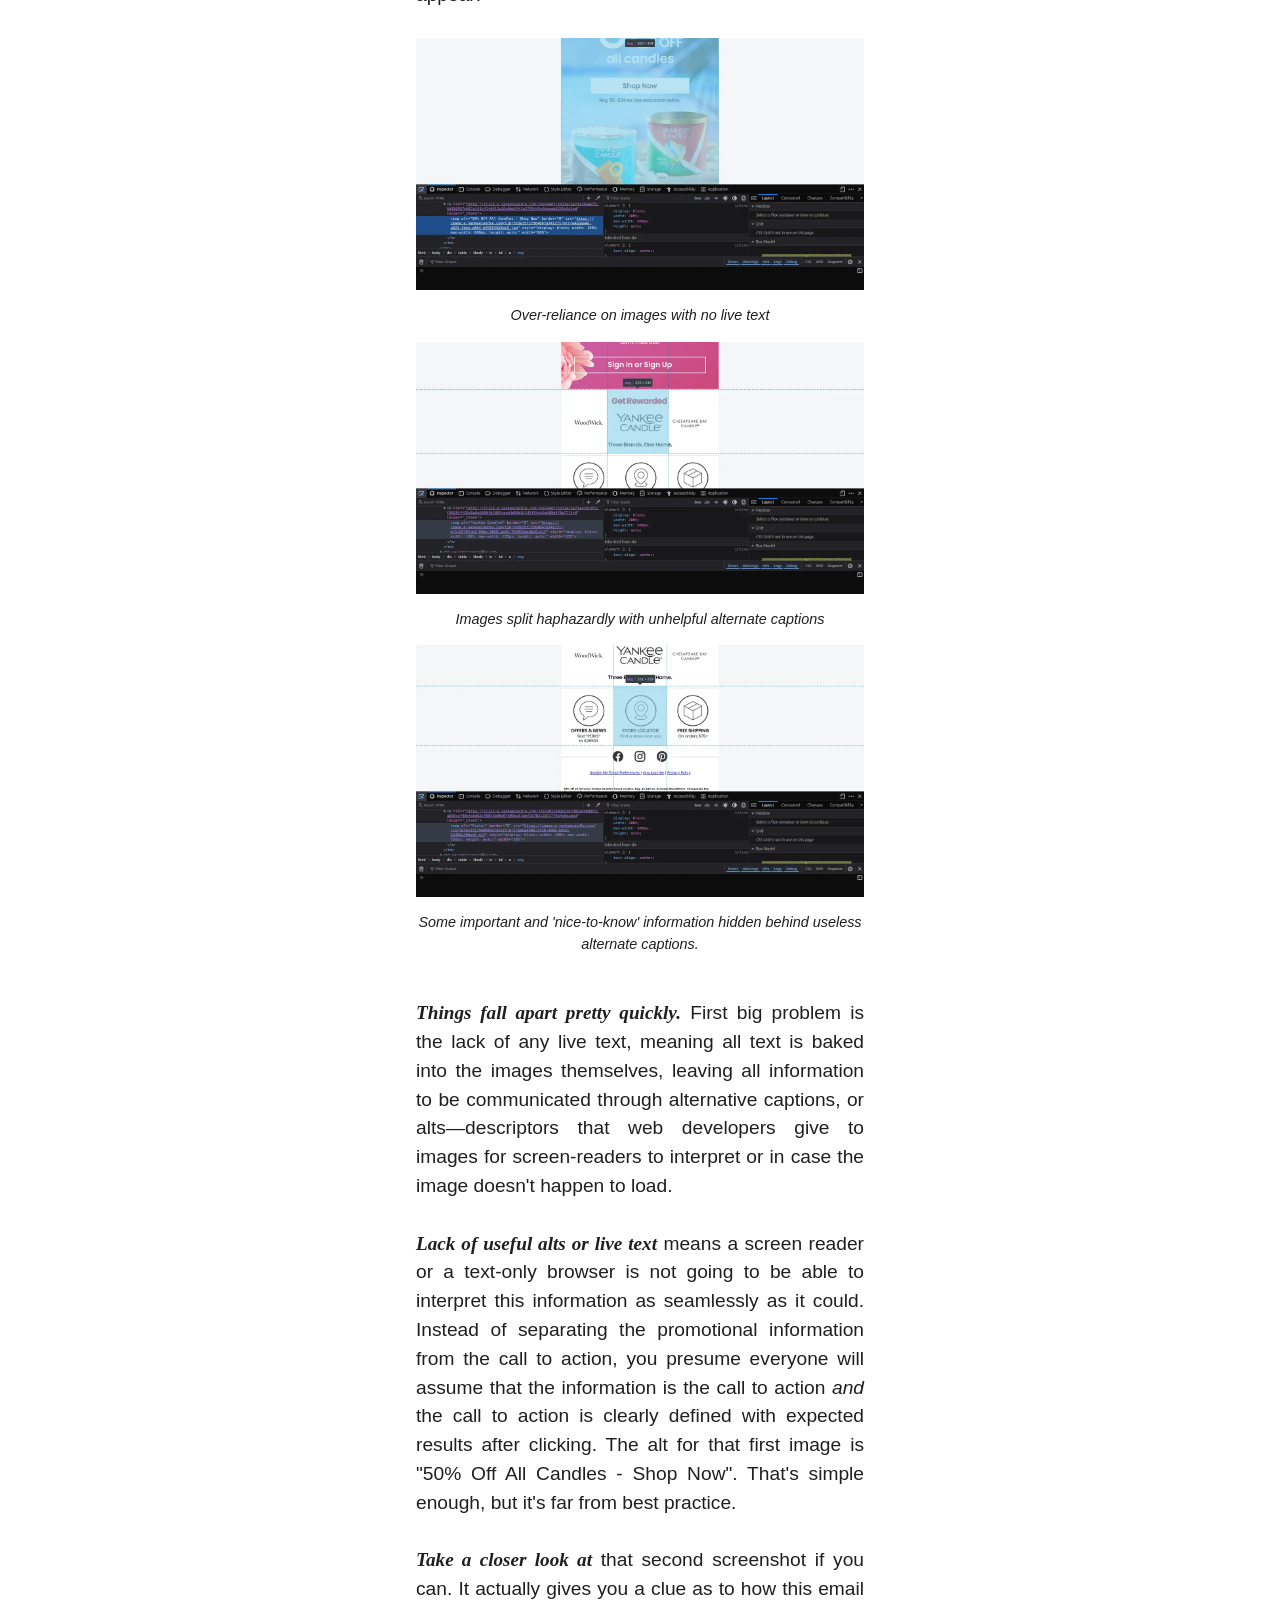
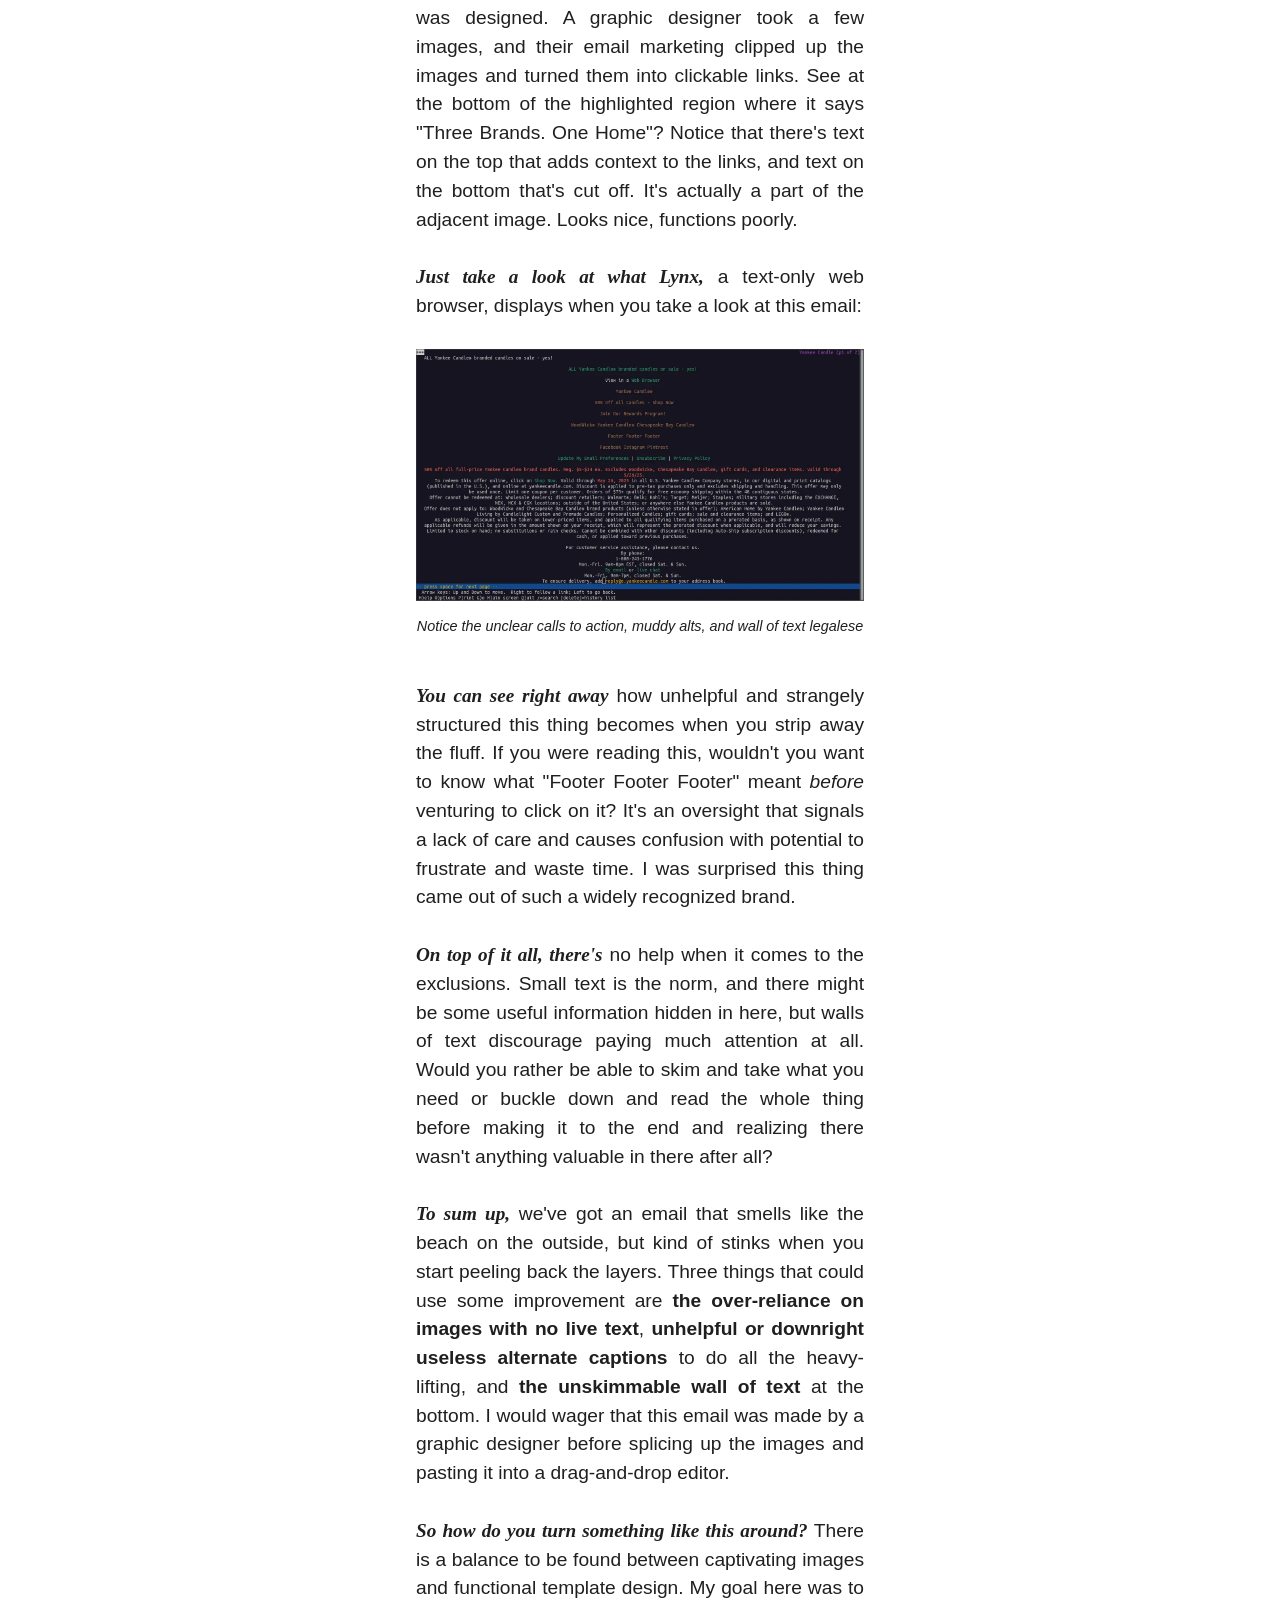
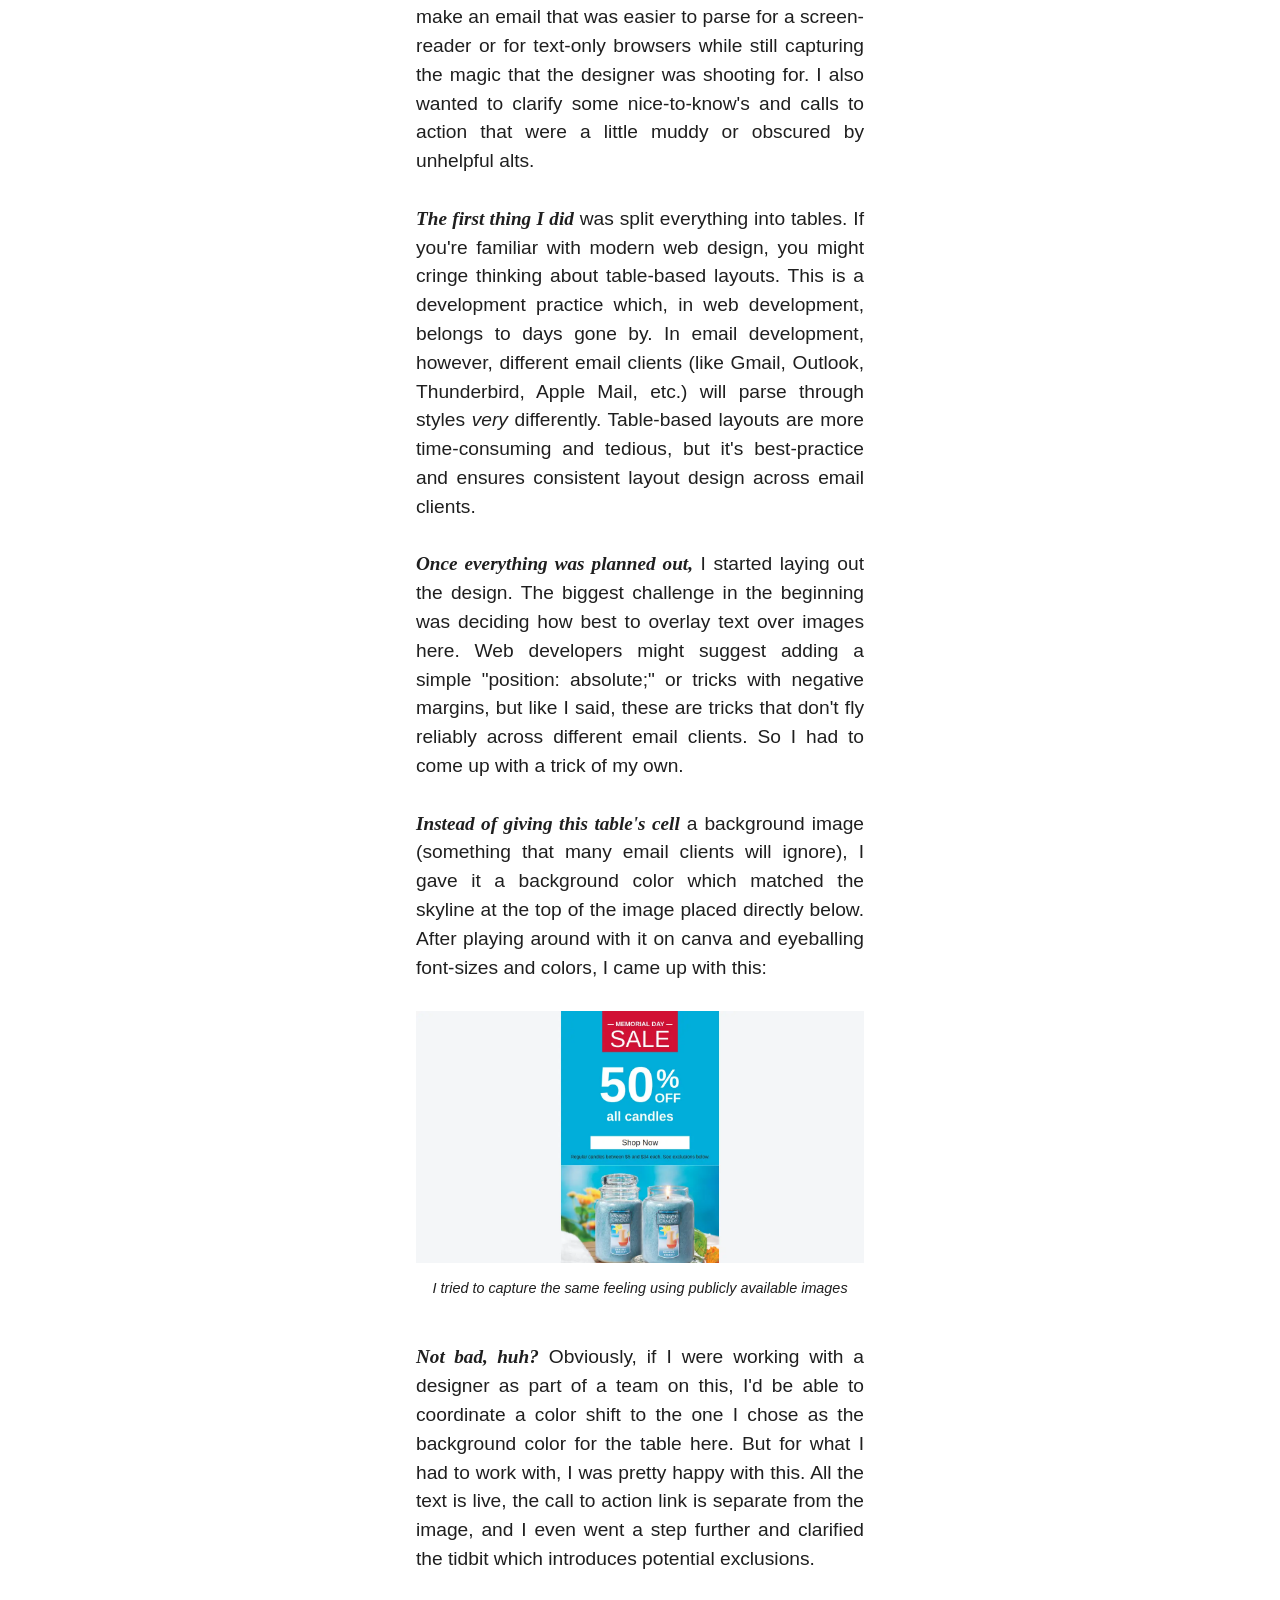
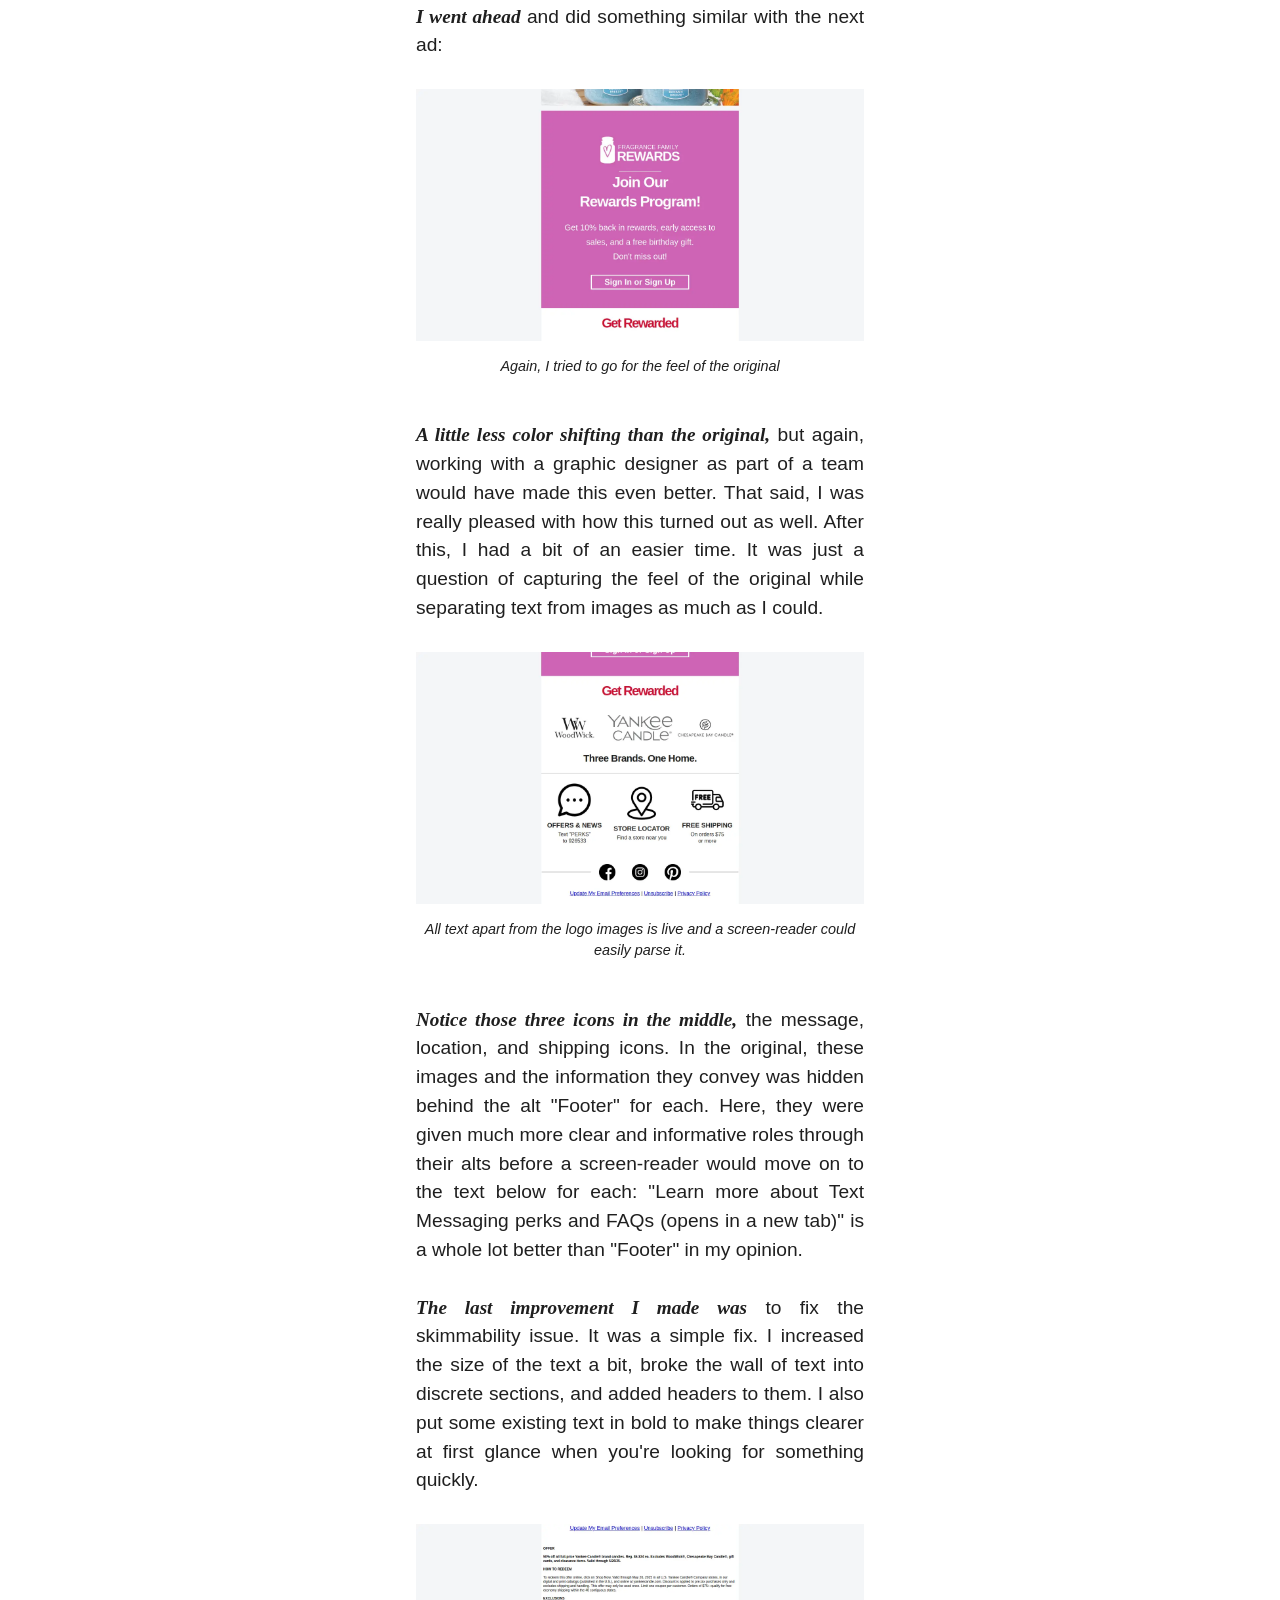
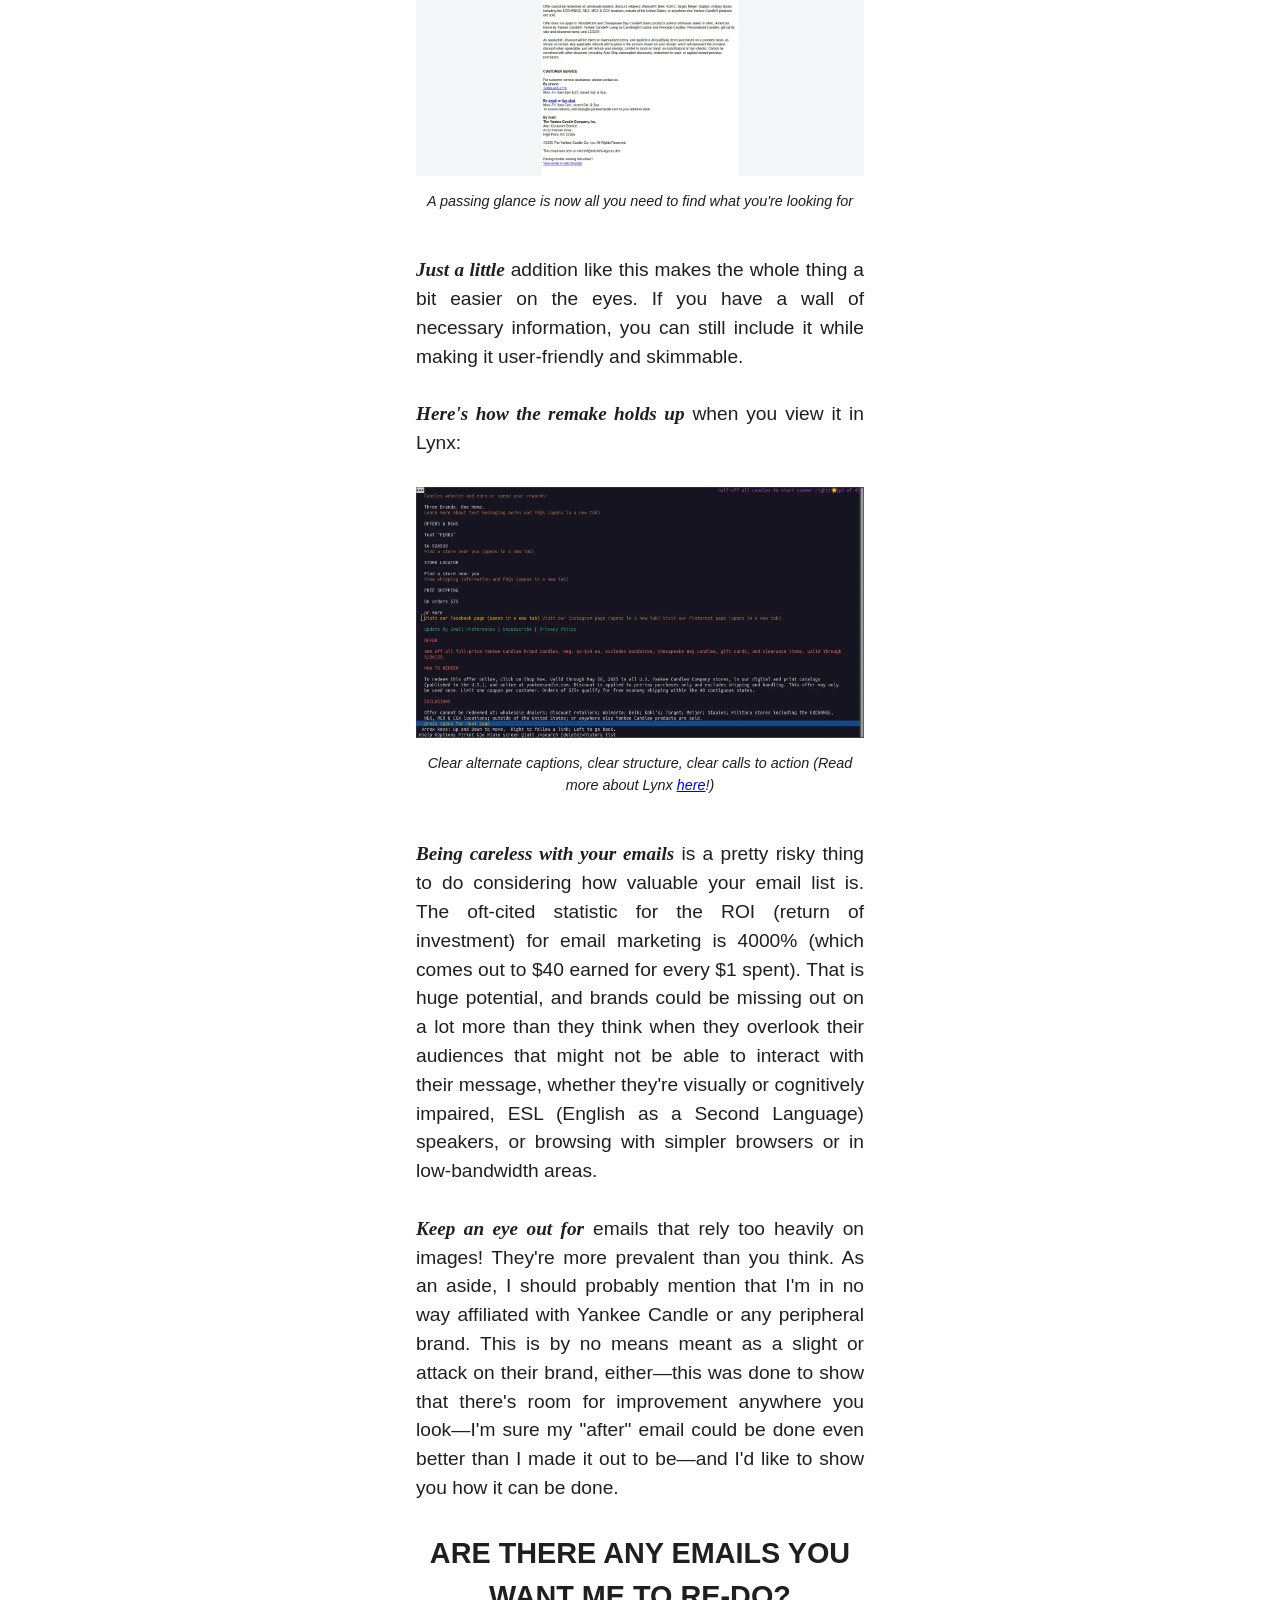
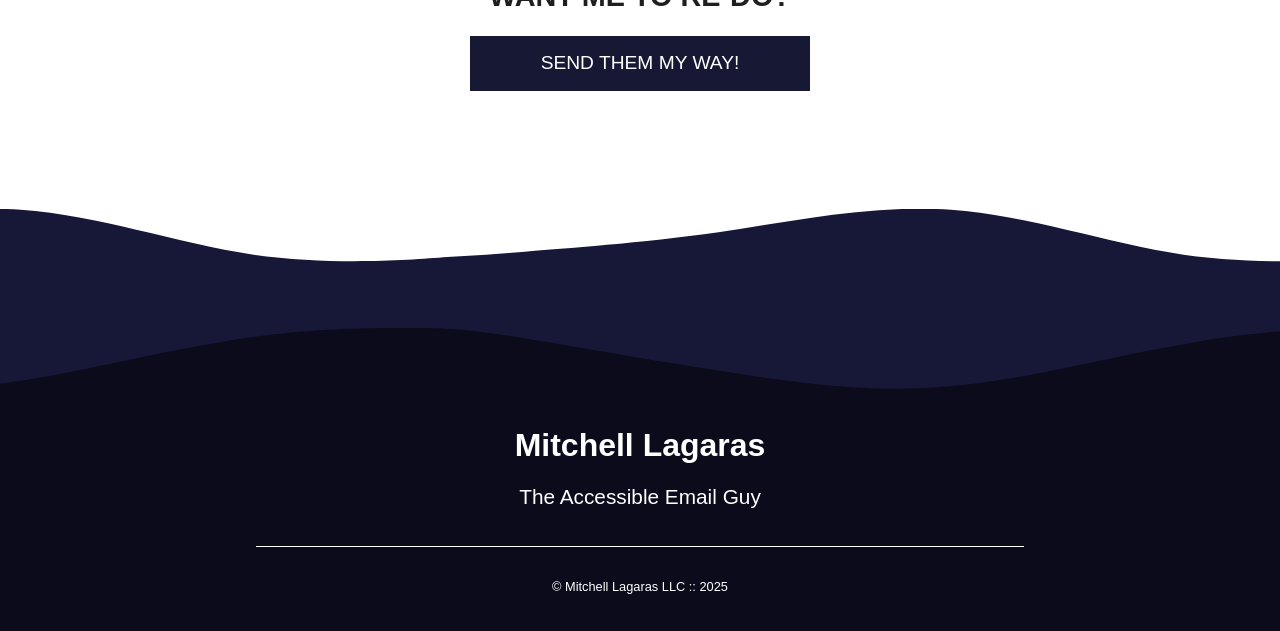
<file: blog-posts/2025-05-26-yankee-candle.html>
<!DOCTYPE html>
<html lang="en">
  <head>
    <meta charset="utf-8" />
    <meta name="viewport" content="width=device-width, initial-scale=1.0" />
    <meta name="description" content="What's this post about?" />
    <title>Title Goes Here!</title>
    <link rel="icon" href="../assets/icons/favicon-picture.jpg" type="image/jpg" />
    <link rel="stylesheet" href="../styles.css" />
  </head>
  <body>
    <header>
      <h1><a href="../index.html">Mitchell Lagaras</a></h1>
      <button name="small-screen-nav-button" class="hamburger hidden">☰</button>
      <nav role="navigation">
        <ul class="nav-ul">
          <li class="nav-li"><a href="../index.html">Home</a></li>
          <li class="nav-li"><a href="../about.html">About</a></li>
          <li class="nav-li"><a href="../services.html">Services</a></li>
          <li class="nav-li active-page"><a href="../blog.html">Blog</a></li>
          <li class="nav-li"><a href="../contact.html">Contact</a></li>
        </ul>
      </nav>
    </header>
    <main class="blog-post">
      <h1 class="blog-post-title">AT LEAST THE CANDLES DON'T STINK</h1>
      <h5 class="blog-post-subtitle">BEFORE AND AFTER</h5>
      <time datetime="2025-29-30">May 26, 2025</time>
      <section class="blog-post-body">
        <br />
        <p>
          <span class="first-sentence-span">Now that it's finally Memorial Day,</span> I'm just happy to no longer be staring at this promotional email I got from Yankee Candle. It looks normal enough. Some nicely designed images with a couple simple calls to action for 50% off select candles. Here's a quick snapshot: 
        </p>
        <br />
        <img class="blog-img" src="./blog-imgs/yankee-candle/yankee-candle-before-1.webp" alt="First screenshot from Yankee Candle Promotional Email" width="100%" />
        <p class="blog-img-caption">Header, Logo, and First Call to Action</p>
        <img class="blog-img" src="./blog-imgs/yankee-candle/yankee-candle-before-2.webp" alt="Second screenshot from Yankee Candle Promotional Email" width="100%" />
        <p class="blog-img-caption">Second Call to Action</p>
        <img class="blog-img" src="./blog-imgs/yankee-candle/yankee-candle-before-3.webp" alt="Third screenshot from Yankee Candle Promotional Email" width="100%" />
        <p class="blog-img-caption">Icons, Socials, Unsubscribe and Legalese</p>
        <br />
        <p>
          <span class="first-sentence-span">At first glance, everything seems fine.</span> It's a pretty enough email and there don't seem to be any issues of clarity. But if we take a closer look under the hood, we might see that things aren't exactly as they appear:
        </p>
        <br />
        <img class="blog-img" src="./blog-imgs/yankee-candle/yankee-candle-inspected-1.webp" alt="First example of poor accessibility." width="100%" />
        <p class="blog-img-caption">Over-reliance on images with no live text</p>
        <img class="blog-img" src="./blog-imgs/yankee-candle/yankee-candle-inspected-2.webp" alt="Second example of poor accessibility." width="100%" />
        <p class="blog-img-caption">Images split haphazardly with unhelpful alternate captions</p>
        <img class="blog-img" src="./blog-imgs/yankee-candle/yankee-candle-inspected-3.webp" alt="Third example of poor accessibility." width="100%" />
        <p class="blog-img-caption">Some important and 'nice-to-know' information hidden behind useless alternate captions.</p>
        <br />
        <p>
          <span class="first-sentence-span">Things fall apart pretty quickly.</span> First big problem is the lack of any live text, meaning all text is baked into the images themselves, leaving all information to be communicated through alternative captions, or alts&mdash;descriptors that web developers give to images for screen-readers to interpret or in case the image doesn't happen to load.
        </p>
        <br />
        <p>
          <span class="first-sentence-span">Lack of useful alts or live text</span> means a screen reader or a text-only browser is not going to be able to interpret this information as seamlessly as it could. Instead of separating the promotional information from the call to action, you presume everyone will assume that the information is the call to action <i>and</i> the call to action is clearly defined with expected results after clicking. The alt for that first image is "50% Off All Candles - Shop Now". That's simple enough, but it's far from best practice. 
        </p>
        <br />
        <p>
          <span class="first-sentence-span">Take a closer look at</span> that second screenshot if you can. It actually gives you a clue as to how this email was designed. A graphic designer took a few images, and their email marketing clipped up the images and turned them into clickable links. See at the bottom of the highlighted region where it says "Three Brands. One Home"? Notice that there's text on the top that adds context to the links, and text on the bottom that's cut off. It's actually a part of the adjacent image. Looks nice, functions poorly.
        </p>
        <br />
        <p>
          <span class="first-sentence-span">Just take a look at what Lynx,</span> a text-only web browser, displays when you take a look at this email: 
        </p>
        <br />
        <img class="blog-img" src="./blog-imgs/yankee-candle/yankee-email-in-lynx.webp" alt="A screenshot of this email in Lynx. It's difficult to parse and in many ways unclear" width="100%" />
        <p class="blog-img-caption">Notice the unclear calls to action, muddy alts, and wall of text legalese</p>
        <br />
        <p>
          <span class="first-sentence-span">You can see right away</span> how unhelpful and strangely structured this thing becomes when you strip away the fluff. If you were reading this, wouldn't you want to know what "Footer Footer Footer" meant <i>before</i> venturing to click on it? It's an oversight that signals a lack of care and causes confusion with potential to frustrate and waste time. I was surprised this thing came out of such a widely recognized brand.
        </p>
        <br />
        <p>
          <span class="first-sentence-span">On top of it all, there's</span> no help when it comes to the exclusions. Small text is the norm, and there might be some useful information hidden in here, but walls of text discourage paying much attention at all. Would you rather be able to skim and take what you need or buckle down and read the whole thing before making it to the end and realizing there wasn't anything valuable in there after all?
        </p>
        <br />
        <p>
          <span class="first-sentence-span">To sum up,</span> we've got an email that smells like the beach on the outside, but kind of stinks when you start peeling back the layers. Three things that could use some improvement are <b>the over-reliance on images with no live text</b>, <b>unhelpful or downright useless alternate captions</b> to do all the heavy-lifting, and <b>the unskimmable wall of text</b> at the bottom. I would wager that this email was made by a graphic designer before splicing up the images and pasting it into a drag-and-drop editor.
        </p>
        <br />
        <p>
          <span class="first-sentence-span">So how do you turn something like this around?</span> There is a balance to be found between captivating images and functional template design. My goal here was to make an email that was easier to parse for a screen-reader or for text-only browsers while still capturing the magic that the designer was shooting for. I also wanted to clarify some nice-to-know's and calls to action that were a little muddy or obscured by unhelpful alts.
        </p>
        <br />
        <p>
          <span class="first-sentence-span">The first thing I did</span> was split everything into tables. If you're familiar with modern web design, you might cringe thinking about table-based layouts. This is a development practice which, in web development, belongs to days gone by. In email development, however, different email clients (like Gmail, Outlook, Thunderbird, Apple Mail, etc.) will parse through styles <i>very</i> differently. Table-based layouts are more time-consuming and tedious, but it's best-practice and ensures consistent layout design across email clients.
        </p>
        <br />
        <p>
          <span class="first-sentence-span">Once everything was planned out,</span> I started laying out the design. The biggest challenge in the beginning was deciding how best to overlay text over images here. Web developers might suggest adding a simple "position: absolute;" or tricks with negative margins, but like I said, these are tricks that don't fly reliably across different email clients. So I had to come up with a trick of my own.
        </p>
        <br />
        <p>
          <span class="first-sentence-span">Instead of giving this table's cell</span> a background image (something that many email clients will ignore), I gave it a background color which matched the skyline at the top of the image placed directly below. After playing around with it on canva and eyeballing font-sizes and colors, I came up with this:
        </p>
        <br />
        <img class="blog-img" src="./blog-imgs/yankee-candle/yankee-after-1.webp" alt="My recreation of the first part of the Yankee Candle email" width="100%" />
        <p class="blog-img-caption">I tried to capture the same feeling using publicly available images</p>
        <br />
        <p>
          <span class="first-sentence-span">Not bad, huh?</span> Obviously, if I were working with a designer as part of a team on this, I'd be able to coordinate a color shift to the one I chose as the background color for the table here. But for what I had to work with, I was pretty happy with this. All the text is live, the call to action link is separate from the image, and I even went a step further and clarified the tidbit which introduces potential exclusions.
        </p>
        <br />
        <p>
          <span class="first-sentence-span">I went ahead</span> and did something similar with the next ad:
        </p>
        <br />
        <img class="blog-img" src="./blog-imgs/yankee-candle/yankee-after-2.webp" alt="My recreation of the second part of the Yankee Candle email" width="100%" />
        <p class="blog-img-caption">Again, I tried to go for the feel of the original</p>
        <br />
        <p>
          <span class="first-sentence-span">A little less color shifting than the original,</span> but again, working with a graphic designer as part of a team would have made this even better. That said, I was really pleased with how this turned out as well. After this, I had a bit of an easier time. It was just a question of capturing the feel of the original while separating text from images as much as I could.
        </p>
        <br />
        <img class="blog-img" src="./blog-imgs/yankee-candle/yankee-after-3.webp" alt="My recreation of the third part of the Yankee Candle email" width="100%" />
        <p class="blog-img-caption">All text apart from the logo images is live and a screen-reader could easily parse it.</p>
        <br />
        <p>
          <span class="first-sentence-span">Notice those three icons in the middle,</span> the message, location, and shipping icons. In the original, these images and the information they convey was hidden behind the alt "Footer" for each. Here, they were given much more clear and informative roles through their alts before a screen-reader would move on to the text below for each: "Learn more about Text Messaging perks and FAQs (opens in a new tab)" is a whole lot better than "Footer" in my opinion.
        </p>
        <br />
        <p>
          <span class="first-sentence-span">The last improvement I made was</span> to fix the skimmability issue. It was a simple fix. I increased the size of the text a bit, broke the wall of text into discrete sections, and added headers to them. I also put some existing text in bold to make things clearer at first glance when you're looking for something quickly.
        </p>
        <br />
        <img class="blog-img" src="./blog-imgs/yankee-candle/yankee-after-4.webp" alt="My improvement of the wall of text at the end of the original email" width="100%" />
        <p class="blog-img-caption">A passing glance is now all you need to find what you're looking for</p>
        <br />
        <p>
          <span class="first-sentence-span">Just a little</span> addition like this makes the whole thing a bit easier on the eyes. If you have a wall of necessary information, you can still include it while making it user-friendly and skimmable.
        </p>
        <br />
        <p>
          <span class="first-sentence-span">Here's how the remake holds up</span> when you view it in Lynx:
        </p>
        <br />
        <img class="blog-img" src="./blog-imgs/yankee-candle/yankee-email-in-lynx-after.webp" alt="A screenshot of the remade email in Lynx. Easier to parse, better alt captions, and clearer structure" width="100%" />
        <p class="blog-img-caption">Clear alternate captions, clear structure, clear calls to action (Read more about Lynx <a href="./2025-05-25-lynx.html">here</a>!)</p>
        <br />
        <p>
          <span class="first-sentence-span">Being careless with your emails</span> is a pretty risky thing to do considering how valuable your email list is. The oft-cited statistic for the ROI (return of investment) for email marketing is 4000% (which comes out to $40 earned for every $1 spent). That is huge potential, and brands could be missing out on a lot more than they think when they overlook their audiences that might not be able to interact with their message, whether they're visually or cognitively impaired, ESL (English as a Second Language) speakers, or browsing with simpler browsers or in low-bandwidth areas.
        </p>
        <br />
        <p>
          <span class="first-sentence-span">Keep an eye out for</span> emails that rely too heavily on images! They're more prevalent than you think. As an aside, I should probably mention that I'm in no way affiliated with Yankee Candle or any peripheral brand. This is by no means meant as a slight or attack on their brand, either&mdash;this was done to show that there's room for improvement anywhere you look&mdash;I'm sure my "after" email could be done even better than I made it out to be&mdash;and I'd like to show you how it can be done.
        </p>
        <br />
        <div>
          <h2>ARE THERE ANY EMAILS YOU WANT ME TO RE-DO?</h2>
          <a class="blog-reach-out" href="../contact.html">SEND THEM MY WAY!</a>
        </div>
      </section>
    </main>
    <div class="wave-container-white-top"></div>
    <div class="wave-container-double-blue"></div>
    <footer>
      <h2>Mitchell Lagaras</h2>
      <span>The Accessible Email Guy</span>
      <p>© Mitchell Lagaras LLC :: 2025</p>
    </footer>
    <script src="../script.js"></script>
  </body>
</html>
</file>
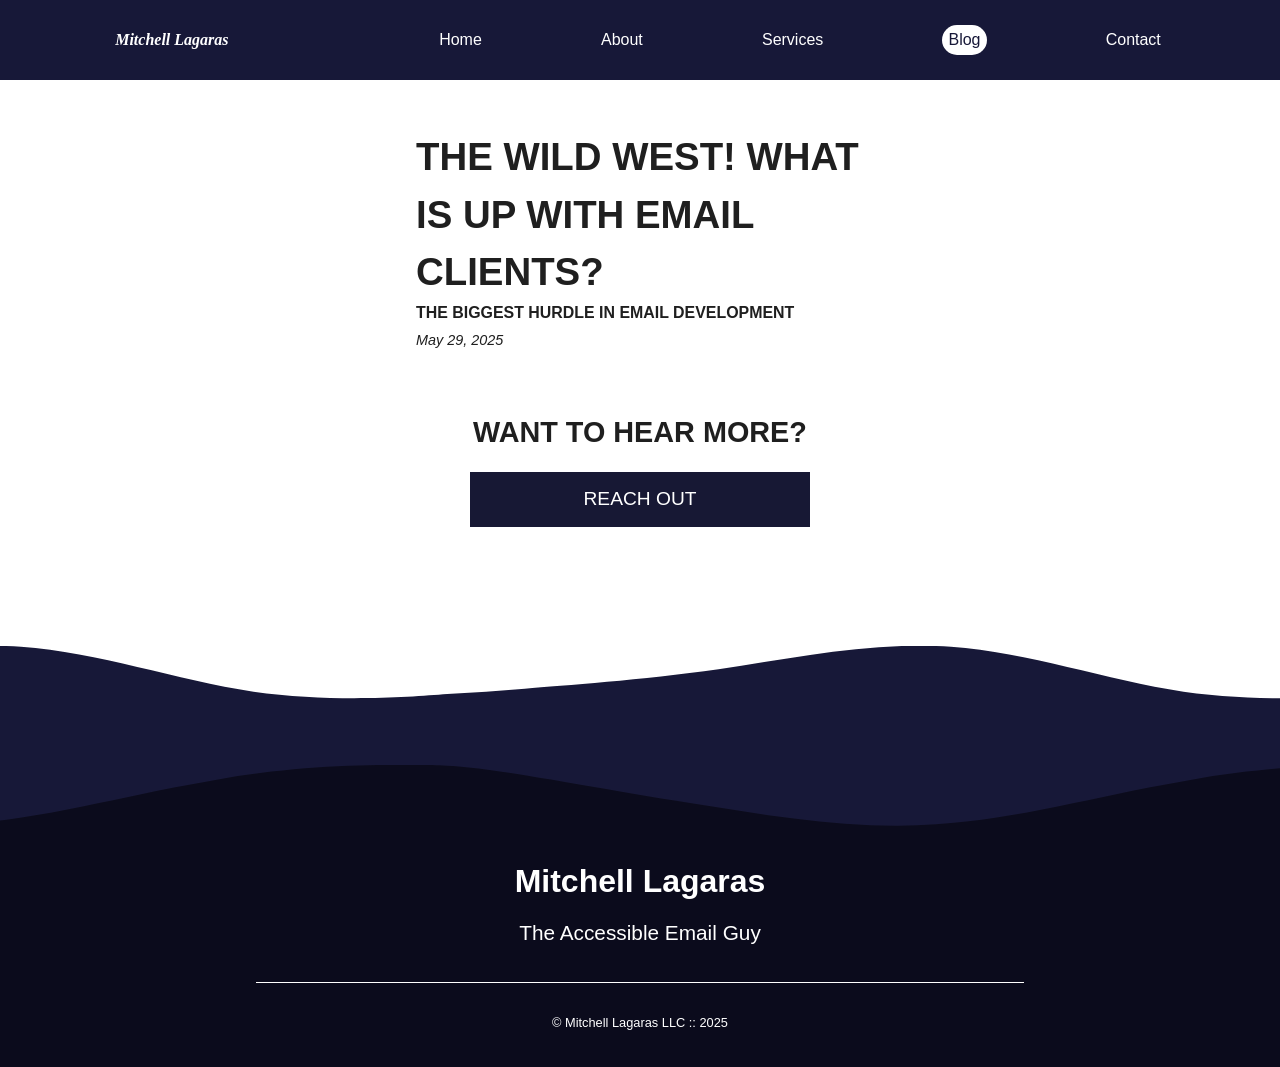
<file: blog-posts/2025-05-29-wild-west.html>
<!DOCTYPE html>
<html lang="en">
  <head>
    <meta charset="utf-8" />
    <meta name="viewport" content="width=device-width, initial-scale=1.0" />
    <meta name="description" content="Many web developers who haven't touched email development might take for granted the standards that connect modern web browsers. Why are email clients so inconsistent?" />
    <title>The Wild West! What Is Up With Email Clients?</title>
    <link rel="icon" href="../assets/icons/favicon-picture.jpg" type="image/jpg" />
    <link rel="stylesheet" href="../styles.css" />
  </head>
  <body>
    <header>
      <h1><a href="../index.html">Mitchell Lagaras</a></h1>
      <button name="small-screen-nav-button" class="hamburger hidden">☰</button>
      <nav role="navigation">
        <ul class="nav-ul">
          <li class="nav-li"><a href="../index.html">Home</a></li>
          <li class="nav-li"><a href="../about.html">About</a></li>
          <li class="nav-li"><a href="../services.html">Services</a></li>
          <li class="nav-li active-page"><a href="../blog.html">Blog</a></li>
          <li class="nav-li"><a href="../contact.html">Contact</a></li>
        </ul>
      </nav>
    </header>
    <main class="blog-post">
      <h1 class="blog-post-title">THE WILD WEST! WHAT IS UP WITH EMAIL CLIENTS?</h1>
      <h5 class="blog-post-subtitle">THE BIGGEST HURDLE IN EMAIL DEVELOPMENT</h5>
      <time datetime="2025-29-30">May 29, 2025</time>
      <section class="blog-post-body">
        <br />
        <p>
          <span class="first-sentence-span"></span>
        </p>
        <br />
        <div>
          <h2>WANT TO HEAR MORE?</h2>
          <a class="blog-reach-out" href="../contact.html">REACH OUT</a>
        </div>
      </section>
    </main>
    <div class="wave-container-white-top"></div>
    <div class="wave-container-double-blue"></div>
    <footer>
      <h2>Mitchell Lagaras</h2>
      <span>The Accessible Email Guy</span>
      <p>© Mitchell Lagaras LLC :: 2025</p>
    </footer>
    <script src="../script.js"></script>
  </body>
</html>
</file>
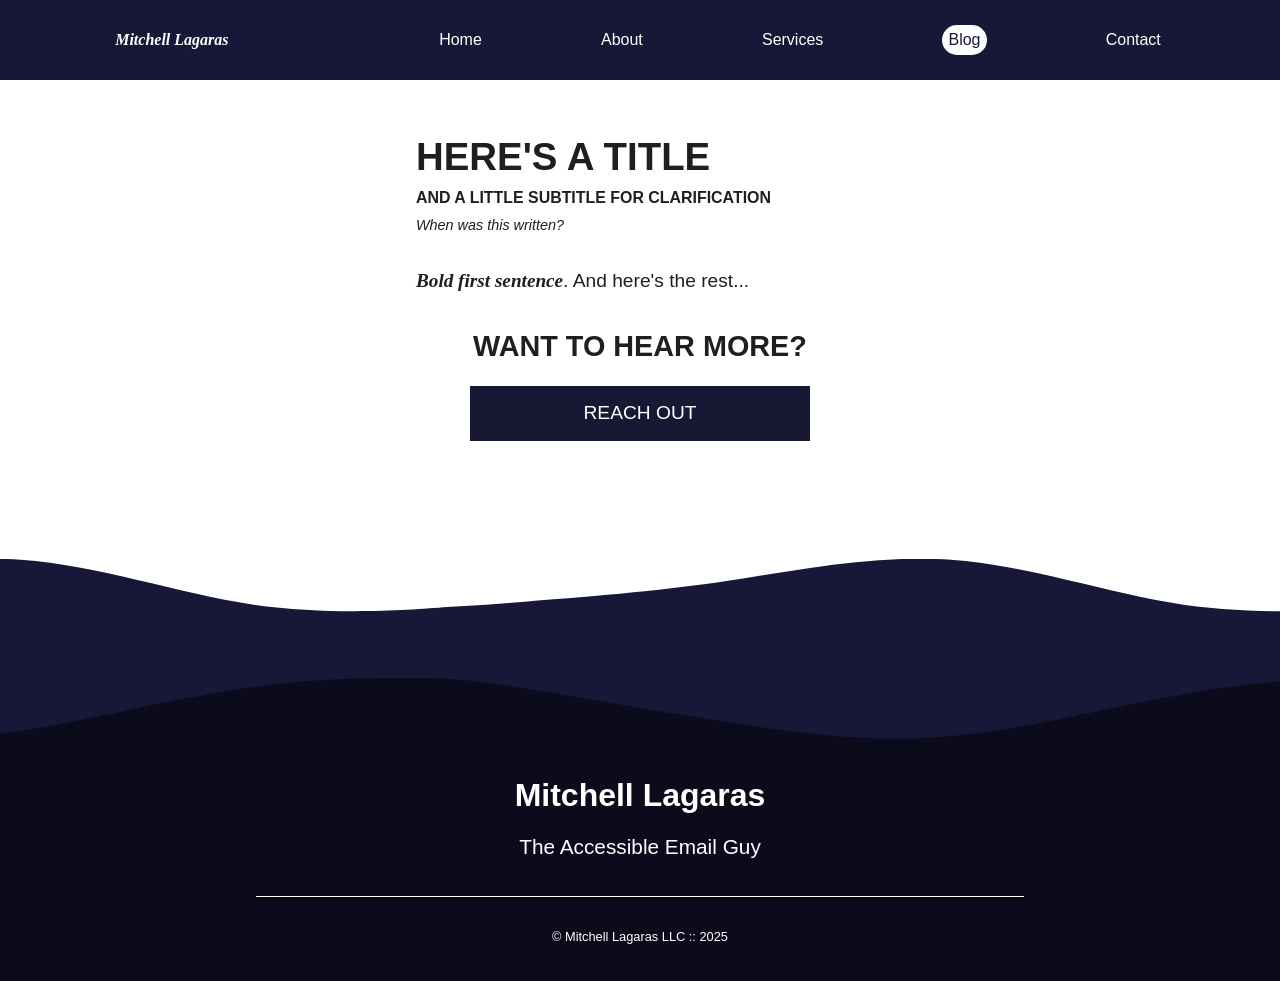
<file: blog-posts/blog-post-template.html>
<!DOCTYPE html>
<html lang="en">
  <head>
    <meta charset="utf-8" />
    <meta name="viewport" content="width=device-width, initial-scale=1.0" />
    <meta name="description" content="What's this post about?" />
    <title>Title Goes Here!</title>
    <link rel="icon" href="../assets/icons/favicon-picture.jpg" type="image/jpg" />
    <link rel="stylesheet" href="../styles.css" />
  </head>
  <body>
    <header>
      <h1><a href="../index.html">Mitchell Lagaras</a></h1>
      <button name="small-screen-nav-button" class="hamburger hidden">☰</button>
      <nav role="navigation">
        <ul class="nav-ul">
          <li class="nav-li"><a href="../index.html">Home</a></li>
          <li class="nav-li"><a href="../about.html">About</a></li>
          <li class="nav-li"><a href="../services.html">Services</a></li>
          <li class="nav-li active-page"><a href="../blog.html">Blog</a></li>
          <li class="nav-li"><a href="../contact.html">Contact</a></li>
        </ul>
      </nav>
    </header>
    <main class="blog-post">
      <h1 class="blog-post-title">HERE'S A TITLE</h1>
      <h5 class="blog-post-subtitle">AND A LITTLE SUBTITLE FOR CLARIFICATION</h5>
      <time datetime="2025-29-30">When was this written?</time>
      <section class="blog-post-body">
        <br />
        <p>
          <span class="first-sentence-span">Bold first sentence</span>. And here's the rest...
        </p>
        <br />
        <div>
          <h2>WANT TO HEAR MORE?</h2>
          <a class="blog-reach-out" href="../contact.html">REACH OUT</a>
        </div>
      </section>
    </main>
    <div class="wave-container-white-top"></div>
    <div class="wave-container-double-blue"></div>
    <footer>
      <h2>Mitchell Lagaras</h2>
      <span>The Accessible Email Guy</span>
      <p>© Mitchell Lagaras LLC :: 2025</p>
    </footer>
    <script src="../script.js"></script>
  </body>
</html>
</file>
<file: styles.css>
* {
  padding: 0;
  margin: 0;
  font-family: sans-serif;
}

.bold-span {
  font-weight: 600;
}

.hidden {
  display: none;
}

header {
  display: flex;
  justify-content: space-between;
  width: 100vw;
  align-items: center;
  background: #171838;
  color: white;
  top: 0;
  position: fixed;
  z-index: 1000;
  font-family: sans-serif;
}

header > h1 {
  padding-left: 9vw;
  font-style: italic;
  font-size: 1rem;
  width: auto;
  color: white;
}

header > h1 > a {
  text-decoration: none;
  color: inherit;
  font-family: serif;
}

.hamburger {
  display: none;
}

.nav-ul {
  display: flex;
  justify-content: space-evenly;
  align-items: center;
  width: 75vw;
  height: 5rem;
}

.nav-li {
  list-style-type: none;
  padding: 6px
  transition: 0.3s ease;
}

.nav-li > img {
  width: 4rem;
  position: absolute;
  margin-left: -60px;
  margin-top: -25px;
}

.nav-li > a {
  color: white;
  text-decoration: none;
}

.nav-li:hover {
  cursor: pointer;
  border-bottom: 1px solid white;
}

.projects-li:hover {
  border: none;
  cursor: default;
}

.active-page {
  padding: 6px;
  border-radius: 3rem;
  background-color: white;
  color: #171838;
  transition: 0.3s ease;
}

.active-page > a {
  color: #171838;
}

.active-page:hover {
  text-decoration: none;
  color: white;
  background-color: #171838;
  text-decoration: none;
  padding: 3px;
  border: 3px solid white;
}

.active-page > a:hover {
  color: white;
}

#intro-section {
  display: flex;
  height: 60vh;
  justify-content: space-evenly;
  align-items: center;
  margin-top: 10rem;
  padding: 12px;
  background-color: white;
}

.picture-of-me-2 {
  object-fit: cover;
  padding: 1rem;
  width: 30vw;
  height: 30vw;
  border-radius: 50%;
  border: 1px solid #4f4f4f;
  padding: 2rem;
}

#intro-article {
  display: flex;
  flex-direction: column;
  text-align: right;
  width: 50vw;
  line-height: 1.4; 
  color: #1f1f1f;
}

#intro-article > span {
  font-weight: bold;
}

#intro-article > h1 {
  font-size: 2rem;
}

#intro-article > p {
  width: 40vw;
  text-align: justify left;
  margin-left: auto;
  padding-top: 24px;
}

#rotating-text {
  display: flex;
  padding: 6px;
  width: fit-content;
  margin-left: auto;
  margin-bottom: 0.5rem;
  background-color: #171838;
  color: white;
  font-size: 2rem;
  font-weight: bold;
  border-radius: 10px;
  opacity: 1;
  transition: opacity 0.3s ease-in-out;
  z-index: -1;
}

.get-started-about-me {
  display: flex;
  justify-content: space-evenly;
  margin-left: auto;
  margin-top: 2rem;
  width: 70%;
}

.get-started-about-me > a {
  font-weight: bold;
  font-size: 1.5rem;
  color: #1f1f1f;
  padding: 10px;
  border: 1px solid #1f1f1f;
  border-radius: 4rem;
  transition: all 0.5s ease;
  text-decoration: none;
}

.get-started-about-me > a:hover {
  background-color: #171834;
  border: 1px solid #171834;;
  color: white;
}

.get-started-about-me > a:first-of-type {
  border: 1px solid #171834;
  background-color: #171834;
  color: white;
  transition: all 0.5s ease;
}

.get-started-about-me > a:first-of-type:hover {
  background-color: white;
  border: 1px solid #171834;
  color: #1f1f1f;
  cursor: pointer;
}

#demo-section {
  display: flex;
  padding-top: 80px;
  flex-direction: column;
  justify-content: space-evenly;
  width: 100vw;
  text-align: center;
  background-color: white;
  color: #1f1f1f;
}

#demo-section > h2 {
  width: fit-content;
  margin: auto;
  padding: 8px;
}

#demo-header {
  color: white;
  background-color: #171838;
  padding: 8px;
  border-radius: 8px;
}

#scroll-container {
  display: flex;
  flex-direction: column;
  justify-content: space-evenly;
  align-items: center;
  height: 70vh;
  width: 45vw;
  overflow: hidden;
}

.scroll-content {
  display: inline-block;
  height: 30%;
  width: max-content;
  animation: scroll-left 22s linear infinite;
}

.scroll-image {
  transition: transform 0.5s ease;
  border-radius: 10px;
  border: 2px solid #1f1f1f;
}

/*
.scroll-image:hover {
  transform: scale(2);
  z-index: 100;
}
*/

@keyframes scroll-left {
  from {
    transform: translateX(40%);
  }
  to {
    transform: translateX(-10%);
  }
}

.scroll-image {
  height: 100%;
  object-fit: cover;
}

#mockup-div {
  display: flex;
  width: 50%;
  padding-right: 3rem;
  gap: 3rem;
  padding-left: 3rem;
}

#mockup-div > img {
  object-fit: contain;
  height: auto;
  width: 150px;
  height: auto;
}

#mockup-div > img:first-of-type {
  width: 500px;
}

#timeline {
  display: flex;
  justify-content: center;
  height: 70vh;
  width: 45vw;
}

#timeline-img {
  height: 80%;
}

#timeline-info {
  display: flex;
  justify-content: space-between;
  flex-direction: column;
  margin: auto;
  text-align: right;
  width: 70%;
  height: 90%;
}

.timeline-info-article {
  max-height: 500px;
  transition: height 0.3s ease-in-out;
  color: white;
  background-color: #171838;
  padding: 8px;
  border-radius: 10px;
}

.timeline-info-article > time {
  font-size: 0.8rem;
  font-style: italic;
}

.timeline-info-span {
  display: flex;
  opacity: 0;
  max-height: 0;
  transition: 0.3s ease-in-out;
}

.timeline-info-article:hover {
  .timeline-info-span {
    opacity: 1;
    max-height: 500px;
    padding-top: 8px;
    padding-bottom: 8px;
  }
}

#timeline-container {
  width: 15%;
  height: 100%;
}

#scroll-and-timeline {
  display: flex;
  justify-content: space-evenly;
  width: 100vw;
  height: auto;
}

.wave-container-white-top {
  height: 20vh;
  background-color: transparent;
  position: relative;
}

.wave-container-white-top::before {
  content: "";
  width: 100%;
  height: 62px;
  position: absolute;
  bottom: -0.3%;
  left: 0;
  background-size: auto;
  background-repeat: repeat no-repeat;
  background-position: 38vw bottom;
  background-image: url("data:image/svg+xml;utf8,<svg viewBox='0 0 1200  80' fill='none' xmlns='http://www.w3.org/2000/svg'><path d='M0 59L50 55C100 51 200 44 300 30C400 15 500 -6 600 1C700 8 800 44 900 59C1000 73 1100 66 1150 62L1200 59V80H1150C1100 80 1000 80 900 80C800 80 700 80 600 80C500 80 400 80 300 80C200 80 100 80 50 80H0V59Z' fill='%23171838'/></svg>");
}

.wave-container-dark-blue-top {
  height: 30vh;
  background-color: #0b0b1c;
  position: relative;
}

.wave-container-dark-blue-top::before {
  content: "";
  width: 100%;
  height: 71px;
  position: absolute;
  bottom: -0.3%;
  left: 0;
  background-size: auto;
  background-repeat: repeat no-repeat;
  background-position: 33vw bottom;
  background-image: url("data:image/svg+xml;utf8,<svg viewBox='0 0 1200 88' fill='none' xmlns='http://www.w3.org/2000/svg'><path d='M0 1C19.5523 2 32.2291 3 51.5 6C104.5 12 200 28 300 43C400 58 500 73 600 67C700 61 800 35 900 20C987.526 3 1085.36 -1 1150 0C1169.54 -1 1180.49 0 1200 1V88H1150C1100 88 1000 88 900 88C800 88 700 88 600 88C500 88 400 88 300 88C200 88 100 88 50 88H0V1.98128Z' fill='%23ffffff'/></svg>");
}

.wave-container-blue-top {
  height: 20vh;
  background-color: #171838;
  position: relative;
}

.wave-container-blue-top::before {
  content: "";
  width: 100%;
  height: 71px;
  position: absolute;
  bottom: -0.3%;
  left: 0;
  background-size: auto;
  background-repeat: repeat no-repeat;
  background-position: 33vw bottom;
  background-image: url("data:image/svg+xml;utf8,<svg viewBox='0 0 1200 88' fill='none' xmlns='http://www.w3.org/2000/svg'><path d='M0 1C19.5523 2 32.2291 3 51.5 6C104.5 12 200 28 300 43C400 58 500 73 600 67C700 61 800 35 900 20C987.526 3 1085.36 -1 1150 0C1169.54 -1 1180.49 0 1200 1V88H1150C1100 88 1000 88 900 88C800 88 700 88 600 88C500 88 400 88 300 88C200 88 100 88 50 88H0V1.98128Z' fill='%23ffffff'/></svg>");
}

.wave-container-dark-blue-bottom {
  height: 20vh;
  background-color: transparent;
  position: relative;
}

.wave-container-dark-blue-bottom::before {
content: "";
  width: 100%;
  height: 119px;
  position: absolute;
  bottom: -0.3%;
  left: 0;
  background-size: auto;
  background-repeat: repeat no-repeat;
  background-position: 38vw bottom;
  background-image: url("data:image/svg+xml;utf8,<svg viewBox='0 0 1200  85' fill='none' xmlns='http://www.w3.org/2000/svg'><path d='M0 62L50 59C100 55 200 47 300 32C400 16 500 -7 600 1C700 9 800 47 900 62C1000 78 1100 70 1150 66L1200 62V86H1150C1100 86 1000 86 900 86C800 86 700 86 600 86C500 86 400 86 300 86C200 86 100 86 50 86H0V62Z' fill='%230b0b1c'/></svg>");
}

.wave-container-double-blue {
  height: 15vh;;
  background-color: #171838;
  position: relative;
}

.wave-container-double-blue::before {
  content: "";
  width: 100%;
  height: 78px;
  position: absolute;
  bottom: -0.3%;
  left: 0;
  background-size: auto;
  background-repeat: repeat no-repeat;
  background-position: 35vw bottom;
  background-image: url("data:image/svg+xml;utf8,<svg viewBox='0 0 1200 96' fill='none' xmlns='http://www.w3.org/2000/svg'><path d='M0 1C19.5523 2 32.2291 4 51.5 6C104.5 13 200 31 300 47C400 63 500 80 600 73C700 67 800 38 900 21C987.526 3 1085.36 -1 1150 0C1169.54 -1 1180.49 0 1200 1V96H1150C1100 96 1000 96 900 96C800 96 700 96 600 96C500 96 400 96 300 96C200 96 100 96 50 96H0V1.98128Z' fill='%230b0b1c'/></svg>");
}

#get-started-section {
  display: flex;
  flex-direction: column;
  background: linear-gradient(170deg, #171838 59.9%, #0b0b1c 60%);
  color: white;
}

#get-started-text {
  display: flex;
  width: 80vw;
  margin: auto;
  padding-top: 3rem;
  padding-bottom: 2rem;
}

#get-started-h {
  display: flex;
  flex-direction: column;
  width: 55%;
}

#get-started-h > h2 {
  font-size: 2rem;
}

#everything-div {
  margin-top: 12px;
  margin-bottom: 12px;
}

#everything-span {
  font-size: 2rem;
  font-weight: bold;
  background-color: white;
  color: #1f1f1f;
  padding: 8px;
  border-radius: 8px;
  max-width: 229px;
  min-width: 229px;
  opacity: 1;
  transition: opacity 0.3s ease-in-out;
  z-index: -1;
}

#get-started-p {
  text-align: end;
  width: 45%;
  line-height: 1.4;
}

#get-started-p > p > a {
  color: white;
  text-decoration: underline;
}

#get-started-p > p > a:hover {
  font-style: italic;
}

#get-started-section > section {
  display: flex;
  justify-content: space-evenly;
}

.get-started-icon {
  width: 5rem;
  transition: transform 0.75s ease;
}

.gs-outer {
  display: flex;
  border: 1px solid transparent;
  padding: 12px;
  border-radius: 8rem;
  transition: border 0.3s ease;
  width: auto;
}

.get-started-div {
  display: flex;
  flex-direction: column;
  justify-content: space-evenly;
  align-items: center;
  border-radius: 8rem;
  padding: 12px;
  height: 40vh;
  width: 15vw;
  min-width: 207px;
  background-color: #292a5e;
  text-align: center;
}

.gs-outer:hover {
  border: 1px solid white;
  .get-started-icon {
    transform: rotateY(360deg);
  }
}

.get-started-div > img {
  margin-top: -24px;
}

.get-started-div > h3 {
  margin-top: -24px;
}

.get-started-div > p {
  padding: 0 15px;
}

#mythbuster-section {
  display: flex;
  flex-direction: column;
  align-items: center;
  width: 100vw;
  height: auto;
  background: linear-gradient(-175deg, #0b0b1c 54.9%, #171838 55%);
  color: white;
}

#mythbuster-main {
  width: 80%;
}

#mythbuster-headers {
  display: flex;
  width: 100%;
  margin-top: 5rem;
  height: auto;
  justify-content: space-between;
}

#mythbuster-header-left {
  width: auto;
  font-size: 1.5rem;
}

#mythbuster-header-right {
  width: 40%;
  text-align: right;
}

#mythbuster-body {
  display: flex;
  justify-content: space-evenly;
  display: flex;
  margin: auto;
  margin-top: 6rem;
}

.mythbuster {
  display: flex;
  flex-direction: column;
  justify-content: center;
  align-items: center;
  width: 100%;
  height: 100%;
  border-radius: 10rem;
  background-color: #252a5e;
}

.mythbuster-outer {
  border: 1px solid transparent;
  border-radius: 10rem;
  padding: 12px;
  width: 25%;
  height: 25rem;
  transition: 0.3s ease;
}

.mythbuster-outer:hover {
  border: 1px solid white;
}

.mythbuster > h3 {
  padding: 0 2rem 2rem 2rem;
  margin-top: -40px;
}

.mythbuster > p {
  width: 80%;
}

#testimonials-section {
  display: flex;
  flex-direction: column;
  justify-content: center;
  background-color: white;
  width: 100vw;
  padding-top: 3rem;
  color: #1f1f1f;
}

#test-headers {
  display: flex;
  flex-direction: column;
  margin: auto;
  text-align: center;
  padding-bottom: 8px;
}

#test-headers > h2 {
  font-size: 2rem;
  padding-top: 8px;
}

#testimonials-outer {
  display: flex;
  max-height: 500px;
  height: 50vh;
  width: 45vw;
  margin: auto;
  overflow: hidden;
}

#testimonials-inner {
  display: flex;
  height: 100%;
  width: max-content; 
  transition: 0.45s ease-in-out;
}

.testimonial {
  display: flex;
  flex-direction: column;
  justify-content: space-evenly;
  text-align: center;
  height: 100%;
  width: 45vw;
  padding-top: 24px;
}

.author-role-div {
  width: 40%;
  margin: auto;
}

.test-quote {
  font-size: 1.7rem;
  line-height: 1.4;
}

.test-author {
  font-weight: bold;
  padding-bottom: 8px;
}

.test-role {
  opacity: 0.8;
  font-style: italic;
}

#test-arrows {
  display: flex;
  justify-content: space-evenly;
  height: 60px;
  width: 25vw;
  margin: auto;
  padding-top: 12px;
}

#test-button-left {
  padding-left: 15px;
  padding-top: 4px;
}

#test-button-right {
  padding-left: 12px;
  padding-top: 4px;
}

.test-button {
  width: 60px;
  background: transparent;
  border: none;
  background-color: #0b0b1c;
  border-radius: 50%;
}

.test-button:hover {
  cursor: pointer;
}

.test-button:disabled {
  opacity: 0.7;
  cursor: default;
}

#contact-section {
  display: flex;
  height: auto;
}

#main-contact-div {
  display: flex;
  flex-direction: column;
  margin: auto;
  margin-top: 3rem;
}

#contact-headers {
  text-align: center;
  color: #1f1f1f;
}

#contact-headers > h2 {
  font-size: 2rem; 
}

#contact {
  display: flex;
  justify-content: space-evenly;
  width: 80vw;
  height: 100%;
  padding-top: 3rem;
  margin: auto;
}

.contact-quick-links {
  display: flex;
  flex-direction: column;
  width: 45%;  
  height: 100%;
}

.form-div {
  display: flex;
  flex-direction: column;
  width: 45%;  
  height: 100%;
}

.form-div > span {
  margin: auto;
  padding: 8px;
}

.contact-form {
  display: flex;
  flex-direction: column;
  gap: 8px;
}

.contact-form > input {
  height: 2rem;
  width: 80%;
  border: 1px solid #1f1f1f;
  border-radius: 2rem;
  padding: 8px 16px;
  margin: auto;
  color: #1f1f1f;
  font-family: sans-serif;
  font-size: 1.1rem;
}

.contact-form > input:focus {
  border: 1px solid #0048ff;
}

.contact-form > textarea {
  height: 9rem;
  width: 80%;
  border: 1px solid #1f1f1f;
  border-radius: 2rem;
  padding: 8px 16px;
  margin: auto;
  resize: none;
  color: #1f1f1f;
  font-family: sans-serif;
}

.contact-form > textarea:focus {
  border: 1px solid #0048ff;
}

.contact-form > button {
  width: 25%;
  height: 3rem;
  border: 3px solid #0b0b1c;
  background-color: #171838;
  border-radius: 3rem;
  color: white;
  transition: 0.3s ease;
  font-size: 1.4rem;
  font-weight: bold;
  margin: auto;
}

.contact-form > button:hover {
  cursor: pointer;
  background-color: white;
  color: #171838;
}

.contact-data {
  display: flex;
  flex-direction: column;
  padding-bottom: 4rem;
}

.contact-data > a {
  display: flex;
  align-items: center;
  width: auto;
  text-decoration: none;
  color: #1f1f1f
}

.contact-info-arrow {
  display: flex;
  background-color: #0b0b1c;
  width: 12px;
  padding: 8px;
  border-radius: 50%;
  margin-left: 14px;
  transition: transform 0.3s ease;
}

.contact-data > a:hover {
  cursor: pointer;
  .contact-info-arrow {
    transform: translateX(8px);
  }
}

.contact-data > span {
  display: flex;
  color: #525252;
  font-size: 0.9rem;
}

footer {
  display: flex;
  flex-direction: column;
  justify-content: space-evenly;
  align-items: center;
  text-align: center;
  width: 100%;
  height: 25vh;
  font-family: sans-serif;
  background-color: #0b0b1c;
  color: white;
}

footer > h2 {
  font-size: 2rem;
}

footer > span {
  font-size: 1.3rem;
  padding-bottom: 1rem;
}

footer > p {
  font-size: 0.8rem;
  padding-top: 2rem;
  padding-bottom: 1rem;
  border-top: 1px solid white;
  width: 60%;
}

#about-section-main {
  width: 100%;
  padding-top: 3rem;
}

#about-headers {
  display: flex;
  flex-direction: column;
  align-items: center;
  text-align: center;
  width: 35%;
  margin: auto;
  margin-top: 8rem;
  color: #1f1f1f;
}

#about-headers > span {
  font-size: 0.9rem;
}

#about-headers > h2 {
  font-size: 2rem;
}

#about-headers > img {
  width: 200px;
  padding: 2rem;
  margin: 24px;
  border: 1px solid #1f1f1f;
  border-radius: 11rem;
}

#about-section-main > article {
  width: 35%;
  margin: auto;
  font-size: 1.2rem;
  line-height: 1.5;
  text-align: justify;
}

#about-cta {
  display: flex;
  justify-content: space-evenly;
  width: 85%;
  margin: 3rem auto 0 auto;
}

#about-cta > div > h2 {
  font-size: 1.7rem;
}

#about-cta > a {
  padding: 12px;
  background-color: #171834;
  color: white;
  border: 1px solid #171834;
  font-size: 1.2rem;
  text-align: center;
  text-decoration: none;
  transition: all 0.5s ease;
}

#about-cta > a:hover {
  background-color: white;
  color: #171838;
  cursor: pointer;
}

.first-sentence-span {
  font-weight: bold;
  font-style: italic;
  font-family: serif;
}

#contact-page {
  text-align: center;
}

#contact-page > .contact-headers {
  margin: 8rem auto 4rem auto;
  color: #1f1f1f;
}

#contact-page > section {
  display: flex;
  justify-content: center;
  width: 70%;
  margin: auto;
}

#blog-page {
  display: flex;
  flex-direction: column;
  height: 100vh;
  width: 100vw;
  overflow: scroll;
}

#blog-page-main {
  display: flex;
  color: #1f1f1f;
  justify-content: center;
  width: 100vw;
}

#blog-page-main > div {
  padding: 9rem;
  width: 35%;
  margin: auto;
  font-size: 1.2rem;
  line-height: 1.5;
  text-align: justify;
}

.blog-img {
  width: 100%;
  height: auto;
  display: block;
  margin: 0 0 15px 0;
}

.blog-img-caption {
  text-align: center;
  width: fit-content;
  margin: 0 auto 15px auto;
  font-style: italic;
  font-size: 0.9rem;
}

#blog-post-container {
  display: flex;
  flex-direction: column;
  height: 90vh;
  width: 18vw;
  border: 3px solid #171838;
  border-left: none;
  position: absolute;
  gap: 20px;
  overflow: scroll;
  padding: 6rem 12px 12rem 18px;
}

.blog-month-button {
  display: flex;
  flex-direction: column;
  padding: 12px;
  margin: 5px;
  width: 120px;
  background-color: #171834;
  color: white;
  border: 1px solid #171834;
  transition: 0.5s ease;
}

.blog-month-button:hover {
  cursor: pointer;
  background-color: white;
  color: #171834
}

.blog-list {
  padding: 0.5rem 0 1rem 0;
}

.blog-link {
  color: #1f1f1f;
  padding: 0 0 5px 1.5rem;
}

.blog-post {
  padding-top: 8rem;
  width: 35%;
  margin: auto;
  width: 35%;
  margin: auto;
  font-size: 1.2rem;
  line-height: 1.5;
  text-align: justify;
  color: #1f1f1f;
}

.blog-post-title {
  text-align: left;
}

.blog-post > time {
  font-style: italic;
  font-size: 0.9rem;
}

.blog-post-body {
  font-family: serif;
}

.blog-post-body > div {
  display: flex;
  flex-direction: column;
  text-align: center;
  width: 100%; 
  color: #1f1f1f;
}

.blog-reach-out {
  color: white;
  width: 70%;
  padding: 12px;
  background-color: #171834;
  border: 1px solid #171834;
  margin: auto;
  margin-top: 18px;
  text-decoration: none;
  transition: 0.5s ease;
}

.blog-reach-out:hover {
  cursor: pointer;
  background-color: white;
  color: #171834;
}

#services {
  margin-top: 8rem;
}

#services-headers {
  text-align: center;
  font-size: 1.5rem;
  color: #1f1f1f;
}

#services-headers > span {
  font-size: 1rem;
}

#retainer-section {
  padding-top: 4rem;
  color: #1f1f1f;
}

.service-section-header {
  padding: 22px 0 22px 50px;
}

#retainer-button-container {
  display: flex;
  justify-content: space-evenly;
  margin: 22px auto;
  width: 40vw;
}

.retainer-button {
  border: 1px solid #171834;
  background: #171834;
  color: white;
  font-size: 18px;
  padding: 8px;
  cursor: pointer;
  transition: all 0.3s ease;
}

.retainer-button:hover {
  background: white;
  color: #171834;
}

.retainer-button-active {
  background: white;
  color: #171834;
}

.service-card {
  border: 1px solid black;
}

.service-card-container {
  display: flex;
  justify-content: space-evenly;
  width: 100vw;
}

.service-card {
  display: flex;
  flex-direction: column;
  justify-content: space-between;
  height: auto;
  width: 25%;
  color: #1f1f1f;
  background: white;
  border-radius: 5rem;
  padding: 20px;
}

.service-card-top > h2 {
  padding: 22px;
  text-align: center;
}

.service-card-top > ul {
  font-size: 1.1rem;
  margin-bottom: 12px;
}

.service-card-top > ul > li{
  list-style-type: circle;
  margin-left: 16px;
  padding-bottom: 8px;
}

.service-card-top > p:first-of-type {
  padding-bottom: 12px;
  font-weight: bold;
}

.service-card-bottom > p {
  padding: 12px 0 22px 0;
  margin-top: 12px;
}

.bundle-price {
  padding: 8px;
  border-radius: 8px;
  background: #171834;
  color: white;
  width: fit-content;
  font-size: 2rem;
}

.price {
  padding: 8px;
  border-radius: 8px;
  background: #171834;
  color: white;
}

#copy-bundle-section {
  color: white;
  background: #171838;
}

#template-bundle-section {
  color: #1f1f1f;
}

.service-cta {
  display: flex;
  justify-content: space-evenly;
  margin: auto;
  width: 80vw;
  font-size: 2rem;
  margin-top: 2rem;
}

.service-cta > span {
  padding: 8px;
}

.service-cta:last-of-type {
  padding-top: 30px;
  width: 100vw;
}

.to-contact {
  padding: 8px;
  border: 1px solid #171838;
  background: #171838;
  color: white;
  transition: all 0.3s ease;
  text-decoration: none;
}

.to-contact:hover {
  background: white;
  color: #171838;
  cursor: pointer;
}

.to-contact-two {
  padding: 8px;
  border: 1px solid white;
  background: white;
  color: #171838;
  transition: all 0.3s ease;
  text-decoration: none;
}

.to-contact-two:hover {
  background: #171838;
  color: white;
  cursor: pointer;
}

@media screen and (max-width: 768px) {
  .wave-container-white-top::before {
    height: 31px;
  }

  .wave-container-blue-top::before {
    height: 31px;
  }

  .wave-container-dark-blue-bottom::before {
    height: 31px;
  }

  .wave-container-dark-blue-top::before {
    height: 31px;
  }

  #intro-section {
    display: flex;
    flex-direction: column;
    height: auto;
    margin-top: 5rem; 
  }

  .picture-of-me-2 {
    padding: 0.5rem;
    height: 80vw;
    width: 80vw;
    margin-bottom: 12px;
  }

  #intro-article {
    position: relative;
    text-align: center;
    width: auto;
    margin: auto;
    justify-content: center;
  }

  #intro-article > p {
    margin: auto;
    width: 80vw;
  }

  #rotating-text {
    margin: auto;
    margin-bottom: 8px;
    z-index: -1;
  }

  header {
    display: flex;
    justify-content: space-evenly;
    z-index: 1000;
    padding-bottom: 12px;
    height: 3rem;
  }

  header > h1 {
    margin-top: 12px;
    padding: 0;
    font-size: 1rem;
  }

  .hamburger {
    display: flex;
    font-size: 1.4rem;
    margin-top: 12px;
    background: #171838;
    border: none;
    color: white;
  }
  
  nav {
    position: fixed;
    width: 85vw;
    height: 40vh;
    border: 1px solid #1f1f1f;
    border-radius: 1rem;
    z-index: 10;
    background-color: lightgrey;
    opacity: 0.9;
    font-weight: bold;
    font-size: 1.1rem;
    color: #1f1f1f;
    transform: translateY(500%);
  }

  .nav-ul {
    display: flex;
    flex-direction: column;
    height: 100%;
    margin: auto;
  }

  .nav-li {
    line-height: 3;
    background-color: transparent;
    margin: auto;
  }

  .nav-li > a {
    color: #171838;
  }

  .active-page {
    text-decoration: underline;
    text-decoration-thickness: 2.5px;
    text-decoration-color: #1f1f1f;
    padding: 0;
    border: none;
  }

  .get-started-about-me {
    width: 90vw;
    margin: auto;
    gap: 8px;
    padding-top: 3rem;
  }

  .get-started-about-me > span {
    font-size: 1.2rem;
  }
  
  #demo-section {
    justify-content: center;
  }

  #scroll-and-timeline {
    flex-direction: column;
  }

  #mockup-div {
    flex-direction: column;
    width: 80%;
    margin: auto;
    padding: 0 0 3rem 0;
    gap: 0;
  }

  #mockup-div > img:first-of-type {
    width: 300px;
    height: auto;
  }

  #mockup-div > img:last-of-type {
    width: 150px;
    height: auto;
    margin: auto;
  }

  #timeline {
    display: flex;
    width: 100vw;
  }

  #scroll-container {
    width: 100vw;
  }

  #get-started-section > section {
    flex-direction: column;
    justify-content: center;
    text-align: center;
  }

  #get-started-text {
    width: 90vw;
    text-align: center;
    flex-direction: column;
    margin: auto;
  }

  #everything-span {
    margin: 12px auto;
  }

  #get-started-h {
    width: 100%;
  }

  #get-started-p {
    text-align: center;
    width: 100%;
  }

  #process-section {
    width: 100vw;
  }

  .gs-outer {
    justify-content: center;
  }
  
  .get-started-div {
    width: 50vw;
    max-width: 207px;
    margin: auto;
  }

  #mythbuster-section {
    width: 100%;
    height: auto;
  }

  #mythbuster-headers {
    flex-direction: column;
    text-align: center;
  }

  #mythbuster-header-left > span {
    font-size: 1.2rem;
    line-height: 2rem;
  }

  #mythbuster-header-right {
    width: 80%;
    text-align: center;
    margin: auto;
    padding-top: 2rem;
  }

  #mythbuster-body {
    flex-direction: column;
    gap: 3rem;
  }

  .mythbuster {
    width: 100%;
    min-height: 25rem;
    margin: auto;
    text-align: center;
  }

  .mythbuster-outer {
    width: 85%;
    margin: auto;
    border: 1px solid white;
  }

  .mythbuster > h3 {
    padding: 0;
    padding-bottom: 28px;
    margin: 0;
  }

  #test-headers {
    width: 80%;
  }

  #testimonials-outer {
    height: auto;
    width: 90vw;
  }
  
  #testimonials-inner {
    width: calc(90vw * 2);
  }

  .testimonial {
    width: 90vw;
  }

  .test-quote {
    font-size: 1.3rem;
  }

  #test-arrows {
    width: 70%;
    padding-top: 28px;
  }
  
  #contact {
    display: flex;
    flex-direction: column;
  }

  .contact-quick-links {
    width: 100%;
  }
  
  .form-div {
    width: 100%;
    padding-top: 24px;
  }

  footer {
    padding-top: 5vh;
  }

  #about-headers {
    width: 80%;
    margin-top: 5rem;
  }

  #about-section-main > article {
    width: 90%;
  }

  #about-cta {
    flex-direction: column;
    width: 70%;
    text-align: center;
  }

  #about-cta > a {
    margin-top: 12px;
  }

  #contact-page {
    width: 100vw;
  }

  #contact-page > section {
    width: 80%;
    flex-direction: column;
  }

  #blog-page-main {
    width: 60vw;
    margin-left: auto;
  }

  #blog-page-main > div {
    width: 80%;
    padding: 5rem 0;
  }

  #blog-post-container {
    width: 35vw;
  }

  .blog-post {
    width: 80%;
  }

  .service-card-container {
    flex-direction: column;
    width: 80vw;
    margin: auto;
    gap: 42px;
  }

  #retainer-section-headers {
    text-align: center;
    margin: 0;
    padding-bottom: 22px;
  }

  .service-card {
    width: 70vw;
    margin: auto;
  }

  #retainer-button-container {
    width: 100vw;
    padding-bottom: 22px;
    margin: auto;
  }

  .service-cta {
    display: flex;
    flex-direction: column;
    text-align: center;
  }
  
  .service-cta > a {
    width: 50vw;
    margin: auto;
  }
}
</file>
